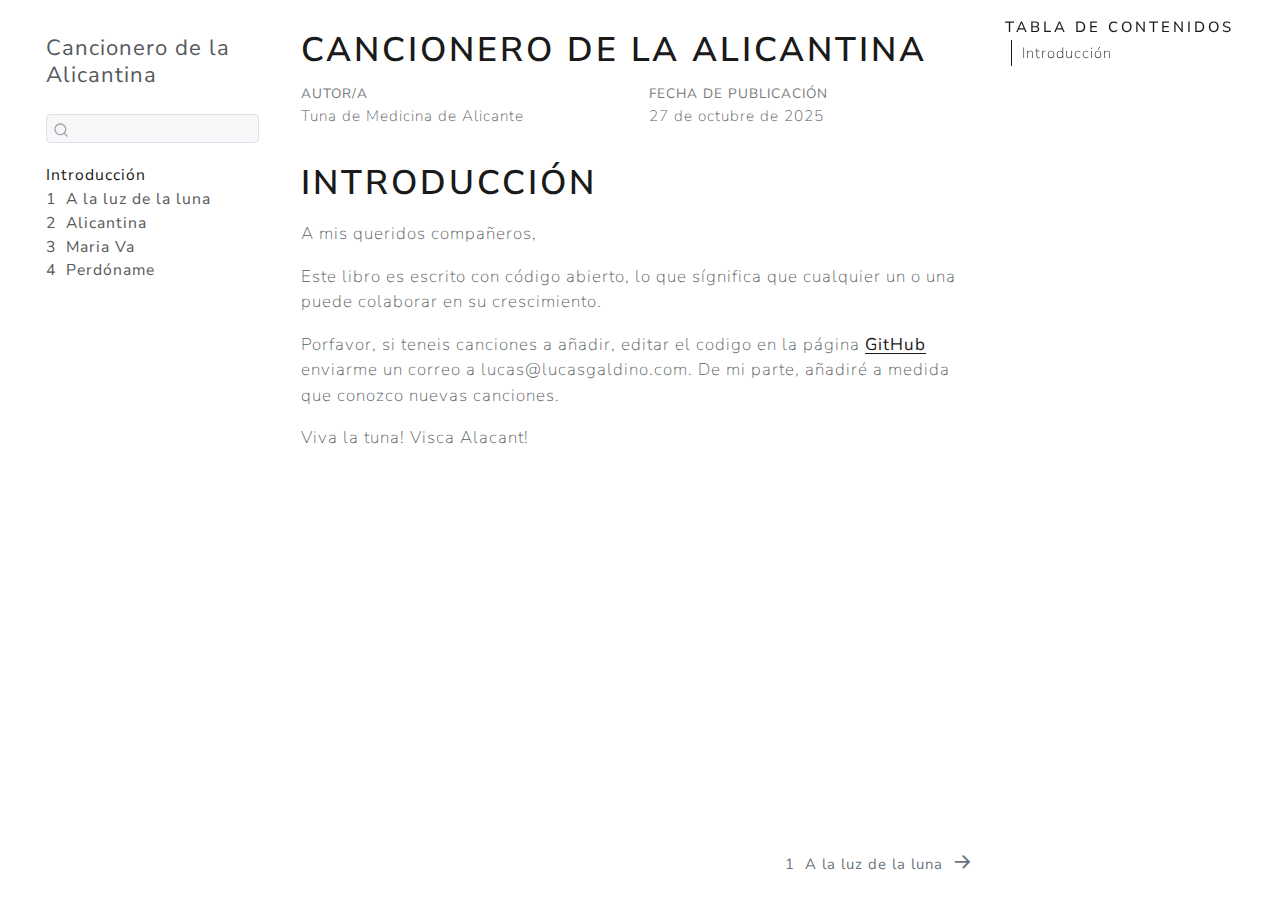
<file: _book/index.html>
<!DOCTYPE html>
<html xmlns="http://www.w3.org/1999/xhtml" lang="es" xml:lang="es"><head>

<meta charset="utf-8">
<meta name="generator" content="quarto-1.8.26">

<meta name="viewport" content="width=device-width, initial-scale=1.0, user-scalable=yes">

<meta name="author" content="Tuna de Medicina de Alicante">

<title>Cancionero de la Alicantina</title>
<style>
code{white-space: pre-wrap;}
span.smallcaps{font-variant: small-caps;}
div.columns{display: flex; gap: min(4vw, 1.5em);}
div.column{flex: auto; overflow-x: auto;}
div.hanging-indent{margin-left: 1.5em; text-indent: -1.5em;}
ul.task-list{list-style: none;}
ul.task-list li input[type="checkbox"] {
  width: 0.8em;
  margin: 0 0.8em 0.2em -1em; /* quarto-specific, see https://github.com/quarto-dev/quarto-cli/issues/4556 */ 
  vertical-align: middle;
}
</style>


<script src="site_libs/quarto-nav/quarto-nav.js"></script>
<script src="site_libs/quarto-nav/headroom.min.js"></script>
<script src="site_libs/clipboard/clipboard.min.js"></script>
<script src="site_libs/quarto-search/autocomplete.umd.js"></script>
<script src="site_libs/quarto-search/fuse.min.js"></script>
<script src="site_libs/quarto-search/quarto-search.js"></script>
<meta name="quarto:offset" content="./">
<link href="./a_la_luz_de_la_luna.html" rel="next">
<script src="site_libs/quarto-html/quarto.js" type="module"></script>
<script src="site_libs/quarto-html/tabsets/tabsets.js" type="module"></script>
<script src="site_libs/quarto-html/axe/axe-check.js" type="module"></script>
<script src="site_libs/quarto-html/popper.min.js"></script>
<script src="site_libs/quarto-html/tippy.umd.min.js"></script>
<script src="site_libs/quarto-html/anchor.min.js"></script>
<link href="site_libs/quarto-html/tippy.css" rel="stylesheet">
<link href="site_libs/quarto-html/quarto-syntax-highlighting-587c61ba64f3a5504c4d52d930310e48.css" rel="stylesheet" id="quarto-text-highlighting-styles">
<script src="site_libs/bootstrap/bootstrap.min.js"></script>
<link href="site_libs/bootstrap/bootstrap-icons.css" rel="stylesheet">
<link href="site_libs/bootstrap/bootstrap-5c4e9e4da925c582784d618c884a828f.min.css" rel="stylesheet" append-hash="true" id="quarto-bootstrap" data-mode="light">
<script id="quarto-search-options" type="application/json">{
  "location": "sidebar",
  "copy-button": false,
  "collapse-after": 3,
  "panel-placement": "start",
  "type": "textbox",
  "limit": 50,
  "keyboard-shortcut": [
    "f",
    "/",
    "s"
  ],
  "show-item-context": false,
  "language": {
    "search-no-results-text": "No se han encontrado resultados",
    "search-matching-documents-text": "documentos encontrados",
    "search-copy-link-title": "Copiar el enlace en la búsqueda",
    "search-hide-matches-text": "Ocultar resultados adicionales",
    "search-more-match-text": "resultado adicional en este documento",
    "search-more-matches-text": "resultados adicionales en este documento",
    "search-clear-button-title": "Borrar",
    "search-text-placeholder": "",
    "search-detached-cancel-button-title": "Cancelar",
    "search-submit-button-title": "Enviar",
    "search-label": "Buscar"
  }
}</script>


</head>

<body class="nav-sidebar floating quarto-light">

<div id="quarto-search-results"></div>
  <header id="quarto-header" class="headroom fixed-top">
  <nav class="quarto-secondary-nav">
    <div class="container-fluid d-flex">
      <button type="button" class="quarto-btn-toggle btn" data-bs-toggle="collapse" role="button" data-bs-target=".quarto-sidebar-collapse-item" aria-controls="quarto-sidebar" aria-expanded="false" aria-label="Alternar barra lateral" onclick="if (window.quartoToggleHeadroom) { window.quartoToggleHeadroom(); }">
        <i class="bi bi-layout-text-sidebar-reverse"></i>
      </button>
        <nav class="quarto-page-breadcrumbs" aria-label="breadcrumb"><ol class="breadcrumb"><li class="breadcrumb-item"><a href="./index.html">Introducción</a></li></ol></nav>
        <a class="flex-grow-1" role="navigation" data-bs-toggle="collapse" data-bs-target=".quarto-sidebar-collapse-item" aria-controls="quarto-sidebar" aria-expanded="false" aria-label="Alternar barra lateral" onclick="if (window.quartoToggleHeadroom) { window.quartoToggleHeadroom(); }">      
        </a>
      <button type="button" class="btn quarto-search-button" aria-label="Buscar" onclick="window.quartoOpenSearch();">
        <i class="bi bi-search"></i>
      </button>
    </div>
  </nav>
</header>
<!-- content -->
<div id="quarto-content" class="quarto-container page-columns page-rows-contents page-layout-article">
<!-- sidebar -->
  <nav id="quarto-sidebar" class="sidebar collapse collapse-horizontal quarto-sidebar-collapse-item sidebar-navigation floating overflow-auto">
    <div class="pt-lg-2 mt-2 text-left sidebar-header">
    <div class="sidebar-title mb-0 py-0">
      <a href="./">Cancionero de la Alicantina</a> 
    </div>
      </div>
        <div class="mt-2 flex-shrink-0 align-items-center">
        <div class="sidebar-search">
        <div id="quarto-search" class="" title="Buscar"></div>
        </div>
        </div>
    <div class="sidebar-menu-container"> 
    <ul class="list-unstyled mt-1">
        <li class="sidebar-item">
  <div class="sidebar-item-container"> 
  <a href="./index.html" class="sidebar-item-text sidebar-link active">
 <span class="menu-text">Introducción</span></a>
  </div>
</li>
        <li class="sidebar-item">
  <div class="sidebar-item-container"> 
  <a href="./a_la_luz_de_la_luna.html" class="sidebar-item-text sidebar-link">
 <span class="menu-text"><span class="chapter-number">1</span>&nbsp; <span class="chapter-title">A la luz de la luna</span></span></a>
  </div>
</li>
        <li class="sidebar-item">
  <div class="sidebar-item-container"> 
  <a href="./alicantina.html" class="sidebar-item-text sidebar-link">
 <span class="menu-text"><span class="chapter-number">2</span>&nbsp; <span class="chapter-title">Alicantina</span></span></a>
  </div>
</li>
        <li class="sidebar-item">
  <div class="sidebar-item-container"> 
  <a href="./maria_va.html" class="sidebar-item-text sidebar-link">
 <span class="menu-text"><span class="chapter-number">3</span>&nbsp; <span class="chapter-title">Maria Va</span></span></a>
  </div>
</li>
        <li class="sidebar-item">
  <div class="sidebar-item-container"> 
  <a href="./perdoname.html" class="sidebar-item-text sidebar-link">
 <span class="menu-text"><span class="chapter-number">4</span>&nbsp; <span class="chapter-title">Perdóname</span></span></a>
  </div>
</li>
    </ul>
    </div>
</nav>
<div id="quarto-sidebar-glass" class="quarto-sidebar-collapse-item" data-bs-toggle="collapse" data-bs-target=".quarto-sidebar-collapse-item"></div>
<!-- margin-sidebar -->
    <div id="quarto-margin-sidebar" class="sidebar margin-sidebar">
        <nav id="TOC" role="doc-toc" class="toc-active">
    <h2 id="toc-title">Tabla de contenidos</h2>
   
  <ul>
  <li><a href="#introducción" id="toc-introducción" class="nav-link active" data-scroll-target="#introducción">Introducción</a></li>
  </ul>
</nav>
    </div>
<!-- main -->
<main class="content" id="quarto-document-content">

<header id="title-block-header" class="quarto-title-block default">
<div class="quarto-title">
<h1 class="title">Cancionero de la Alicantina</h1>
</div>



<div class="quarto-title-meta">

    <div>
    <div class="quarto-title-meta-heading">Autor/a</div>
    <div class="quarto-title-meta-contents">
             <p>Tuna de Medicina de Alicante </p>
          </div>
  </div>
    
    <div>
    <div class="quarto-title-meta-heading">Fecha de publicación</div>
    <div class="quarto-title-meta-contents">
      <p class="date">27 de octubre de 2025</p>
    </div>
  </div>
  
    
  </div>
  


</header>


<section id="introducción" class="level1 unnumbered">
<h1 class="unnumbered">Introducción</h1>
<p>A mis queridos compañeros,</p>
<p>Este libro es escrito con código abierto, lo que sígnifica que cualquier un o una puede colaborar en su crescimiento.</p>
<p>Porfavor, si teneis canciones a añadir, editar el codigo en la página <a href="https://github.com/JLucasGaldino/cancionero_alicantina">GitHub</a> enviarme un correo a lucas@lucasgaldino.com. De mi parte, añadiré a medida que conozco nuevas canciones.</p>
<p>Viva la tuna! Visca Alacant!</p>


</section>

</main> <!-- /main -->
<script id="quarto-html-after-body" type="application/javascript">
  window.document.addEventListener("DOMContentLoaded", function (event) {
    const icon = "";
    const anchorJS = new window.AnchorJS();
    anchorJS.options = {
      placement: 'right',
      icon: icon
    };
    anchorJS.add('.anchored');
    const isCodeAnnotation = (el) => {
      for (const clz of el.classList) {
        if (clz.startsWith('code-annotation-')) {                     
          return true;
        }
      }
      return false;
    }
    const onCopySuccess = function(e) {
      // button target
      const button = e.trigger;
      // don't keep focus
      button.blur();
      // flash "checked"
      button.classList.add('code-copy-button-checked');
      var currentTitle = button.getAttribute("title");
      button.setAttribute("title", "Copiado");
      let tooltip;
      if (window.bootstrap) {
        button.setAttribute("data-bs-toggle", "tooltip");
        button.setAttribute("data-bs-placement", "left");
        button.setAttribute("data-bs-title", "Copiado");
        tooltip = new bootstrap.Tooltip(button, 
          { trigger: "manual", 
            customClass: "code-copy-button-tooltip",
            offset: [0, -8]});
        tooltip.show();    
      }
      setTimeout(function() {
        if (tooltip) {
          tooltip.hide();
          button.removeAttribute("data-bs-title");
          button.removeAttribute("data-bs-toggle");
          button.removeAttribute("data-bs-placement");
        }
        button.setAttribute("title", currentTitle);
        button.classList.remove('code-copy-button-checked');
      }, 1000);
      // clear code selection
      e.clearSelection();
    }
    const getTextToCopy = function(trigger) {
      const outerScaffold = trigger.parentElement.cloneNode(true);
      const codeEl = outerScaffold.querySelector('code');
      for (const childEl of codeEl.children) {
        if (isCodeAnnotation(childEl)) {
          childEl.remove();
        }
      }
      return codeEl.innerText;
    }
    const clipboard = new window.ClipboardJS('.code-copy-button:not([data-in-quarto-modal])', {
      text: getTextToCopy
    });
    clipboard.on('success', onCopySuccess);
    if (window.document.getElementById('quarto-embedded-source-code-modal')) {
      const clipboardModal = new window.ClipboardJS('.code-copy-button[data-in-quarto-modal]', {
        text: getTextToCopy,
        container: window.document.getElementById('quarto-embedded-source-code-modal')
      });
      clipboardModal.on('success', onCopySuccess);
    }
      var localhostRegex = new RegExp(/^(?:http|https):\/\/localhost\:?[0-9]*\//);
      var mailtoRegex = new RegExp(/^mailto:/);
        var filterRegex = new RegExp('/' + window.location.host + '/');
      var isInternal = (href) => {
          return filterRegex.test(href) || localhostRegex.test(href) || mailtoRegex.test(href);
      }
      // Inspect non-navigation links and adorn them if external
     var links = window.document.querySelectorAll('a[href]:not(.nav-link):not(.navbar-brand):not(.toc-action):not(.sidebar-link):not(.sidebar-item-toggle):not(.pagination-link):not(.no-external):not([aria-hidden]):not(.dropdown-item):not(.quarto-navigation-tool):not(.about-link)');
      for (var i=0; i<links.length; i++) {
        const link = links[i];
        if (!isInternal(link.href)) {
          // undo the damage that might have been done by quarto-nav.js in the case of
          // links that we want to consider external
          if (link.dataset.originalHref !== undefined) {
            link.href = link.dataset.originalHref;
          }
        }
      }
    function tippyHover(el, contentFn, onTriggerFn, onUntriggerFn) {
      const config = {
        allowHTML: true,
        maxWidth: 500,
        delay: 100,
        arrow: false,
        appendTo: function(el) {
            return el.parentElement;
        },
        interactive: true,
        interactiveBorder: 10,
        theme: 'quarto',
        placement: 'bottom-start',
      };
      if (contentFn) {
        config.content = contentFn;
      }
      if (onTriggerFn) {
        config.onTrigger = onTriggerFn;
      }
      if (onUntriggerFn) {
        config.onUntrigger = onUntriggerFn;
      }
      window.tippy(el, config); 
    }
    const noterefs = window.document.querySelectorAll('a[role="doc-noteref"]');
    for (var i=0; i<noterefs.length; i++) {
      const ref = noterefs[i];
      tippyHover(ref, function() {
        // use id or data attribute instead here
        let href = ref.getAttribute('data-footnote-href') || ref.getAttribute('href');
        try { href = new URL(href).hash; } catch {}
        const id = href.replace(/^#\/?/, "");
        const note = window.document.getElementById(id);
        if (note) {
          return note.innerHTML;
        } else {
          return "";
        }
      });
    }
    const xrefs = window.document.querySelectorAll('a.quarto-xref');
    const processXRef = (id, note) => {
      // Strip column container classes
      const stripColumnClz = (el) => {
        el.classList.remove("page-full", "page-columns");
        if (el.children) {
          for (const child of el.children) {
            stripColumnClz(child);
          }
        }
      }
      stripColumnClz(note)
      if (id === null || id.startsWith('sec-')) {
        // Special case sections, only their first couple elements
        const container = document.createElement("div");
        if (note.children && note.children.length > 2) {
          container.appendChild(note.children[0].cloneNode(true));
          for (let i = 1; i < note.children.length; i++) {
            const child = note.children[i];
            if (child.tagName === "P" && child.innerText === "") {
              continue;
            } else {
              container.appendChild(child.cloneNode(true));
              break;
            }
          }
          if (window.Quarto?.typesetMath) {
            window.Quarto.typesetMath(container);
          }
          return container.innerHTML
        } else {
          if (window.Quarto?.typesetMath) {
            window.Quarto.typesetMath(note);
          }
          return note.innerHTML;
        }
      } else {
        // Remove any anchor links if they are present
        const anchorLink = note.querySelector('a.anchorjs-link');
        if (anchorLink) {
          anchorLink.remove();
        }
        if (window.Quarto?.typesetMath) {
          window.Quarto.typesetMath(note);
        }
        if (note.classList.contains("callout")) {
          return note.outerHTML;
        } else {
          return note.innerHTML;
        }
      }
    }
    for (var i=0; i<xrefs.length; i++) {
      const xref = xrefs[i];
      tippyHover(xref, undefined, function(instance) {
        instance.disable();
        let url = xref.getAttribute('href');
        let hash = undefined; 
        if (url.startsWith('#')) {
          hash = url;
        } else {
          try { hash = new URL(url).hash; } catch {}
        }
        if (hash) {
          const id = hash.replace(/^#\/?/, "");
          const note = window.document.getElementById(id);
          if (note !== null) {
            try {
              const html = processXRef(id, note.cloneNode(true));
              instance.setContent(html);
            } finally {
              instance.enable();
              instance.show();
            }
          } else {
            // See if we can fetch this
            fetch(url.split('#')[0])
            .then(res => res.text())
            .then(html => {
              const parser = new DOMParser();
              const htmlDoc = parser.parseFromString(html, "text/html");
              const note = htmlDoc.getElementById(id);
              if (note !== null) {
                const html = processXRef(id, note);
                instance.setContent(html);
              } 
            }).finally(() => {
              instance.enable();
              instance.show();
            });
          }
        } else {
          // See if we can fetch a full url (with no hash to target)
          // This is a special case and we should probably do some content thinning / targeting
          fetch(url)
          .then(res => res.text())
          .then(html => {
            const parser = new DOMParser();
            const htmlDoc = parser.parseFromString(html, "text/html");
            const note = htmlDoc.querySelector('main.content');
            if (note !== null) {
              // This should only happen for chapter cross references
              // (since there is no id in the URL)
              // remove the first header
              if (note.children.length > 0 && note.children[0].tagName === "HEADER") {
                note.children[0].remove();
              }
              const html = processXRef(null, note);
              instance.setContent(html);
            } 
          }).finally(() => {
            instance.enable();
            instance.show();
          });
        }
      }, function(instance) {
      });
    }
        let selectedAnnoteEl;
        const selectorForAnnotation = ( cell, annotation) => {
          let cellAttr = 'data-code-cell="' + cell + '"';
          let lineAttr = 'data-code-annotation="' +  annotation + '"';
          const selector = 'span[' + cellAttr + '][' + lineAttr + ']';
          return selector;
        }
        const selectCodeLines = (annoteEl) => {
          const doc = window.document;
          const targetCell = annoteEl.getAttribute("data-target-cell");
          const targetAnnotation = annoteEl.getAttribute("data-target-annotation");
          const annoteSpan = window.document.querySelector(selectorForAnnotation(targetCell, targetAnnotation));
          const lines = annoteSpan.getAttribute("data-code-lines").split(",");
          const lineIds = lines.map((line) => {
            return targetCell + "-" + line;
          })
          let top = null;
          let height = null;
          let parent = null;
          if (lineIds.length > 0) {
              //compute the position of the single el (top and bottom and make a div)
              const el = window.document.getElementById(lineIds[0]);
              top = el.offsetTop;
              height = el.offsetHeight;
              parent = el.parentElement.parentElement;
            if (lineIds.length > 1) {
              const lastEl = window.document.getElementById(lineIds[lineIds.length - 1]);
              const bottom = lastEl.offsetTop + lastEl.offsetHeight;
              height = bottom - top;
            }
            if (top !== null && height !== null && parent !== null) {
              // cook up a div (if necessary) and position it 
              let div = window.document.getElementById("code-annotation-line-highlight");
              if (div === null) {
                div = window.document.createElement("div");
                div.setAttribute("id", "code-annotation-line-highlight");
                div.style.position = 'absolute';
                parent.appendChild(div);
              }
              div.style.top = top - 2 + "px";
              div.style.height = height + 4 + "px";
              div.style.left = 0;
              let gutterDiv = window.document.getElementById("code-annotation-line-highlight-gutter");
              if (gutterDiv === null) {
                gutterDiv = window.document.createElement("div");
                gutterDiv.setAttribute("id", "code-annotation-line-highlight-gutter");
                gutterDiv.style.position = 'absolute';
                const codeCell = window.document.getElementById(targetCell);
                const gutter = codeCell.querySelector('.code-annotation-gutter');
                gutter.appendChild(gutterDiv);
              }
              gutterDiv.style.top = top - 2 + "px";
              gutterDiv.style.height = height + 4 + "px";
            }
            selectedAnnoteEl = annoteEl;
          }
        };
        const unselectCodeLines = () => {
          const elementsIds = ["code-annotation-line-highlight", "code-annotation-line-highlight-gutter"];
          elementsIds.forEach((elId) => {
            const div = window.document.getElementById(elId);
            if (div) {
              div.remove();
            }
          });
          selectedAnnoteEl = undefined;
        };
          // Handle positioning of the toggle
      window.addEventListener(
        "resize",
        throttle(() => {
          elRect = undefined;
          if (selectedAnnoteEl) {
            selectCodeLines(selectedAnnoteEl);
          }
        }, 10)
      );
      function throttle(fn, ms) {
      let throttle = false;
      let timer;
        return (...args) => {
          if(!throttle) { // first call gets through
              fn.apply(this, args);
              throttle = true;
          } else { // all the others get throttled
              if(timer) clearTimeout(timer); // cancel #2
              timer = setTimeout(() => {
                fn.apply(this, args);
                timer = throttle = false;
              }, ms);
          }
        };
      }
        // Attach click handler to the DT
        const annoteDls = window.document.querySelectorAll('dt[data-target-cell]');
        for (const annoteDlNode of annoteDls) {
          annoteDlNode.addEventListener('click', (event) => {
            const clickedEl = event.target;
            if (clickedEl !== selectedAnnoteEl) {
              unselectCodeLines();
              const activeEl = window.document.querySelector('dt[data-target-cell].code-annotation-active');
              if (activeEl) {
                activeEl.classList.remove('code-annotation-active');
              }
              selectCodeLines(clickedEl);
              clickedEl.classList.add('code-annotation-active');
            } else {
              // Unselect the line
              unselectCodeLines();
              clickedEl.classList.remove('code-annotation-active');
            }
          });
        }
    const findCites = (el) => {
      const parentEl = el.parentElement;
      if (parentEl) {
        const cites = parentEl.dataset.cites;
        if (cites) {
          return {
            el,
            cites: cites.split(' ')
          };
        } else {
          return findCites(el.parentElement)
        }
      } else {
        return undefined;
      }
    };
    var bibliorefs = window.document.querySelectorAll('a[role="doc-biblioref"]');
    for (var i=0; i<bibliorefs.length; i++) {
      const ref = bibliorefs[i];
      const citeInfo = findCites(ref);
      if (citeInfo) {
        tippyHover(citeInfo.el, function() {
          var popup = window.document.createElement('div');
          citeInfo.cites.forEach(function(cite) {
            var citeDiv = window.document.createElement('div');
            citeDiv.classList.add('hanging-indent');
            citeDiv.classList.add('csl-entry');
            var biblioDiv = window.document.getElementById('ref-' + cite);
            if (biblioDiv) {
              citeDiv.innerHTML = biblioDiv.innerHTML;
            }
            popup.appendChild(citeDiv);
          });
          return popup.innerHTML;
        });
      }
    }
  });
  </script>
<nav class="page-navigation">
  <div class="nav-page nav-page-previous">
  </div>
  <div class="nav-page nav-page-next">
      <a href="./a_la_luz_de_la_luna.html" class="pagination-link" aria-label="A la luz de la luna">
        <span class="nav-page-text"><span class="chapter-number">1</span>&nbsp; <span class="chapter-title">A la luz de la luna</span></span> <i class="bi bi-arrow-right-short"></i>
      </a>
  </div>
</nav>
</div> <!-- /content -->




</body></html>
</file>
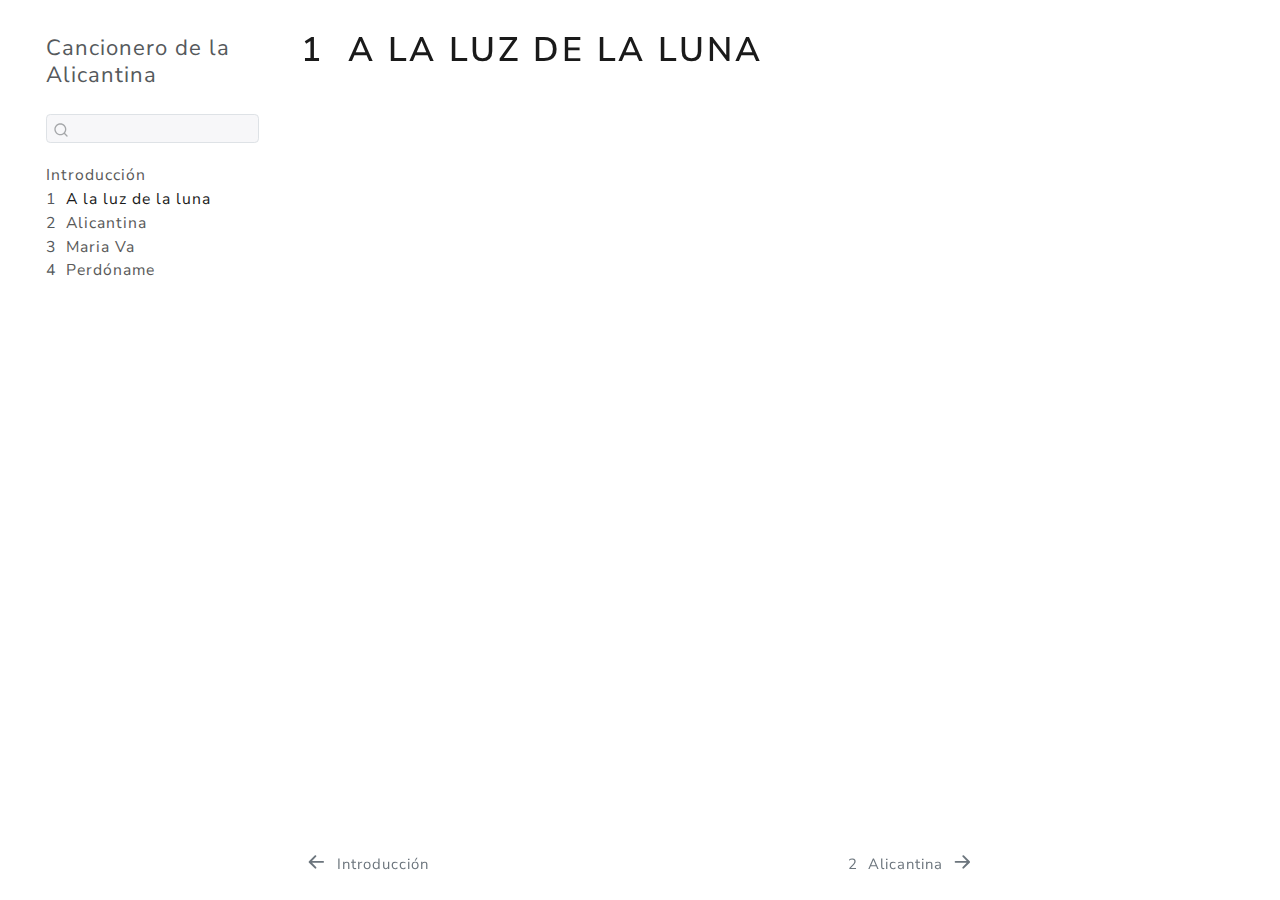
<file: _book/a_la_luz_de_la_luna.html>
<!DOCTYPE html>
<html xmlns="http://www.w3.org/1999/xhtml" lang="en" xml:lang="en"><head>

<meta charset="utf-8">
<meta name="generator" content="quarto-1.8.26">

<meta name="viewport" content="width=device-width, initial-scale=1.0, user-scalable=yes">


<title>1&nbsp; A la luz de la luna – Cancionero de la Alicantina</title>
<style>
code{white-space: pre-wrap;}
span.smallcaps{font-variant: small-caps;}
div.columns{display: flex; gap: min(4vw, 1.5em);}
div.column{flex: auto; overflow-x: auto;}
div.hanging-indent{margin-left: 1.5em; text-indent: -1.5em;}
ul.task-list{list-style: none;}
ul.task-list li input[type="checkbox"] {
  width: 0.8em;
  margin: 0 0.8em 0.2em -1em; /* quarto-specific, see https://github.com/quarto-dev/quarto-cli/issues/4556 */ 
  vertical-align: middle;
}
</style>


<script src="site_libs/quarto-nav/quarto-nav.js"></script>
<script src="site_libs/quarto-nav/headroom.min.js"></script>
<script src="site_libs/clipboard/clipboard.min.js"></script>
<script src="site_libs/quarto-search/autocomplete.umd.js"></script>
<script src="site_libs/quarto-search/fuse.min.js"></script>
<script src="site_libs/quarto-search/quarto-search.js"></script>
<meta name="quarto:offset" content="./">
<link href="./alicantina.html" rel="next">
<link href="./index.html" rel="prev">
<script src="site_libs/quarto-html/quarto.js" type="module"></script>
<script src="site_libs/quarto-html/tabsets/tabsets.js" type="module"></script>
<script src="site_libs/quarto-html/axe/axe-check.js" type="module"></script>
<script src="site_libs/quarto-html/popper.min.js"></script>
<script src="site_libs/quarto-html/tippy.umd.min.js"></script>
<script src="site_libs/quarto-html/anchor.min.js"></script>
<link href="site_libs/quarto-html/tippy.css" rel="stylesheet">
<link href="site_libs/quarto-html/quarto-syntax-highlighting-587c61ba64f3a5504c4d52d930310e48.css" rel="stylesheet" id="quarto-text-highlighting-styles">
<script src="site_libs/bootstrap/bootstrap.min.js"></script>
<link href="site_libs/bootstrap/bootstrap-icons.css" rel="stylesheet">
<link href="site_libs/bootstrap/bootstrap-5c4e9e4da925c582784d618c884a828f.min.css" rel="stylesheet" append-hash="true" id="quarto-bootstrap" data-mode="light">
<script id="quarto-search-options" type="application/json">{
  "location": "sidebar",
  "copy-button": false,
  "collapse-after": 3,
  "panel-placement": "start",
  "type": "textbox",
  "limit": 50,
  "keyboard-shortcut": [
    "f",
    "/",
    "s"
  ],
  "show-item-context": false,
  "language": {
    "search-no-results-text": "No results",
    "search-matching-documents-text": "matching documents",
    "search-copy-link-title": "Copy link to search",
    "search-hide-matches-text": "Hide additional matches",
    "search-more-match-text": "more match in this document",
    "search-more-matches-text": "more matches in this document",
    "search-clear-button-title": "Clear",
    "search-text-placeholder": "",
    "search-detached-cancel-button-title": "Cancel",
    "search-submit-button-title": "Submit",
    "search-label": "Search"
  }
}</script>


</head>

<body class="nav-sidebar floating quarto-light">

<div id="quarto-search-results"></div>
  <header id="quarto-header" class="headroom fixed-top">
  <nav class="quarto-secondary-nav">
    <div class="container-fluid d-flex">
      <button type="button" class="quarto-btn-toggle btn" data-bs-toggle="collapse" role="button" data-bs-target=".quarto-sidebar-collapse-item" aria-controls="quarto-sidebar" aria-expanded="false" aria-label="Toggle sidebar navigation" onclick="if (window.quartoToggleHeadroom) { window.quartoToggleHeadroom(); }">
        <i class="bi bi-layout-text-sidebar-reverse"></i>
      </button>
        <nav class="quarto-page-breadcrumbs" aria-label="breadcrumb"><ol class="breadcrumb"><li class="breadcrumb-item"><a href="./a_la_luz_de_la_luna.html"><span class="chapter-number">1</span>&nbsp; <span class="chapter-title">A la luz de la luna</span></a></li></ol></nav>
        <a class="flex-grow-1" role="navigation" data-bs-toggle="collapse" data-bs-target=".quarto-sidebar-collapse-item" aria-controls="quarto-sidebar" aria-expanded="false" aria-label="Toggle sidebar navigation" onclick="if (window.quartoToggleHeadroom) { window.quartoToggleHeadroom(); }">      
        </a>
      <button type="button" class="btn quarto-search-button" aria-label="Search" onclick="window.quartoOpenSearch();">
        <i class="bi bi-search"></i>
      </button>
    </div>
  </nav>
</header>
<!-- content -->
<div id="quarto-content" class="quarto-container page-columns page-rows-contents page-layout-article">
<!-- sidebar -->
  <nav id="quarto-sidebar" class="sidebar collapse collapse-horizontal quarto-sidebar-collapse-item sidebar-navigation floating overflow-auto">
    <div class="pt-lg-2 mt-2 text-left sidebar-header">
    <div class="sidebar-title mb-0 py-0">
      <a href="./">Cancionero de la Alicantina</a> 
    </div>
      </div>
        <div class="mt-2 flex-shrink-0 align-items-center">
        <div class="sidebar-search">
        <div id="quarto-search" class="" title="Search"></div>
        </div>
        </div>
    <div class="sidebar-menu-container"> 
    <ul class="list-unstyled mt-1">
        <li class="sidebar-item">
  <div class="sidebar-item-container"> 
  <a href="./index.html" class="sidebar-item-text sidebar-link">
 <span class="menu-text">Introducción</span></a>
  </div>
</li>
        <li class="sidebar-item">
  <div class="sidebar-item-container"> 
  <a href="./a_la_luz_de_la_luna.html" class="sidebar-item-text sidebar-link active">
 <span class="menu-text"><span class="chapter-number">1</span>&nbsp; <span class="chapter-title">A la luz de la luna</span></span></a>
  </div>
</li>
        <li class="sidebar-item">
  <div class="sidebar-item-container"> 
  <a href="./alicantina.html" class="sidebar-item-text sidebar-link">
 <span class="menu-text"><span class="chapter-number">2</span>&nbsp; <span class="chapter-title">Alicantina</span></span></a>
  </div>
</li>
        <li class="sidebar-item">
  <div class="sidebar-item-container"> 
  <a href="./maria_va.html" class="sidebar-item-text sidebar-link">
 <span class="menu-text"><span class="chapter-number">3</span>&nbsp; <span class="chapter-title">Maria Va</span></span></a>
  </div>
</li>
        <li class="sidebar-item">
  <div class="sidebar-item-container"> 
  <a href="./perdoname.html" class="sidebar-item-text sidebar-link">
 <span class="menu-text"><span class="chapter-number">4</span>&nbsp; <span class="chapter-title">Perdóname</span></span></a>
  </div>
</li>
    </ul>
    </div>
</nav>
<div id="quarto-sidebar-glass" class="quarto-sidebar-collapse-item" data-bs-toggle="collapse" data-bs-target=".quarto-sidebar-collapse-item"></div>
<!-- margin-sidebar -->
    <div id="quarto-margin-sidebar" class="sidebar margin-sidebar zindex-bottom">
        
    </div>
<!-- main -->
<main class="content" id="quarto-document-content">

<header id="title-block-header" class="quarto-title-block default">
<div class="quarto-title">
<h1 class="title"><span class="chapter-number">1</span>&nbsp; <span class="chapter-title">A la luz de la luna</span></h1>
</div>



<div class="quarto-title-meta">

    
  
    
  </div>
  


</header>


<div class="quarto-video ratio ratio-16x9"><iframe data-external="1" src="https://www.youtube.com/embed/6e3OOBP0Gu4" title="" frameborder="0" allow="accelerometer; autoplay; clipboard-write; encrypted-media; gyroscope; picture-in-picture" allowfullscreen=""></iframe></div>



</main> <!-- /main -->
<script id="quarto-html-after-body" type="application/javascript">
  window.document.addEventListener("DOMContentLoaded", function (event) {
    const icon = "";
    const anchorJS = new window.AnchorJS();
    anchorJS.options = {
      placement: 'right',
      icon: icon
    };
    anchorJS.add('.anchored');
    const isCodeAnnotation = (el) => {
      for (const clz of el.classList) {
        if (clz.startsWith('code-annotation-')) {                     
          return true;
        }
      }
      return false;
    }
    const onCopySuccess = function(e) {
      // button target
      const button = e.trigger;
      // don't keep focus
      button.blur();
      // flash "checked"
      button.classList.add('code-copy-button-checked');
      var currentTitle = button.getAttribute("title");
      button.setAttribute("title", "Copied!");
      let tooltip;
      if (window.bootstrap) {
        button.setAttribute("data-bs-toggle", "tooltip");
        button.setAttribute("data-bs-placement", "left");
        button.setAttribute("data-bs-title", "Copied!");
        tooltip = new bootstrap.Tooltip(button, 
          { trigger: "manual", 
            customClass: "code-copy-button-tooltip",
            offset: [0, -8]});
        tooltip.show();    
      }
      setTimeout(function() {
        if (tooltip) {
          tooltip.hide();
          button.removeAttribute("data-bs-title");
          button.removeAttribute("data-bs-toggle");
          button.removeAttribute("data-bs-placement");
        }
        button.setAttribute("title", currentTitle);
        button.classList.remove('code-copy-button-checked');
      }, 1000);
      // clear code selection
      e.clearSelection();
    }
    const getTextToCopy = function(trigger) {
      const outerScaffold = trigger.parentElement.cloneNode(true);
      const codeEl = outerScaffold.querySelector('code');
      for (const childEl of codeEl.children) {
        if (isCodeAnnotation(childEl)) {
          childEl.remove();
        }
      }
      return codeEl.innerText;
    }
    const clipboard = new window.ClipboardJS('.code-copy-button:not([data-in-quarto-modal])', {
      text: getTextToCopy
    });
    clipboard.on('success', onCopySuccess);
    if (window.document.getElementById('quarto-embedded-source-code-modal')) {
      const clipboardModal = new window.ClipboardJS('.code-copy-button[data-in-quarto-modal]', {
        text: getTextToCopy,
        container: window.document.getElementById('quarto-embedded-source-code-modal')
      });
      clipboardModal.on('success', onCopySuccess);
    }
      var localhostRegex = new RegExp(/^(?:http|https):\/\/localhost\:?[0-9]*\//);
      var mailtoRegex = new RegExp(/^mailto:/);
        var filterRegex = new RegExp('/' + window.location.host + '/');
      var isInternal = (href) => {
          return filterRegex.test(href) || localhostRegex.test(href) || mailtoRegex.test(href);
      }
      // Inspect non-navigation links and adorn them if external
     var links = window.document.querySelectorAll('a[href]:not(.nav-link):not(.navbar-brand):not(.toc-action):not(.sidebar-link):not(.sidebar-item-toggle):not(.pagination-link):not(.no-external):not([aria-hidden]):not(.dropdown-item):not(.quarto-navigation-tool):not(.about-link)');
      for (var i=0; i<links.length; i++) {
        const link = links[i];
        if (!isInternal(link.href)) {
          // undo the damage that might have been done by quarto-nav.js in the case of
          // links that we want to consider external
          if (link.dataset.originalHref !== undefined) {
            link.href = link.dataset.originalHref;
          }
        }
      }
    function tippyHover(el, contentFn, onTriggerFn, onUntriggerFn) {
      const config = {
        allowHTML: true,
        maxWidth: 500,
        delay: 100,
        arrow: false,
        appendTo: function(el) {
            return el.parentElement;
        },
        interactive: true,
        interactiveBorder: 10,
        theme: 'quarto',
        placement: 'bottom-start',
      };
      if (contentFn) {
        config.content = contentFn;
      }
      if (onTriggerFn) {
        config.onTrigger = onTriggerFn;
      }
      if (onUntriggerFn) {
        config.onUntrigger = onUntriggerFn;
      }
      window.tippy(el, config); 
    }
    const noterefs = window.document.querySelectorAll('a[role="doc-noteref"]');
    for (var i=0; i<noterefs.length; i++) {
      const ref = noterefs[i];
      tippyHover(ref, function() {
        // use id or data attribute instead here
        let href = ref.getAttribute('data-footnote-href') || ref.getAttribute('href');
        try { href = new URL(href).hash; } catch {}
        const id = href.replace(/^#\/?/, "");
        const note = window.document.getElementById(id);
        if (note) {
          return note.innerHTML;
        } else {
          return "";
        }
      });
    }
    const xrefs = window.document.querySelectorAll('a.quarto-xref');
    const processXRef = (id, note) => {
      // Strip column container classes
      const stripColumnClz = (el) => {
        el.classList.remove("page-full", "page-columns");
        if (el.children) {
          for (const child of el.children) {
            stripColumnClz(child);
          }
        }
      }
      stripColumnClz(note)
      if (id === null || id.startsWith('sec-')) {
        // Special case sections, only their first couple elements
        const container = document.createElement("div");
        if (note.children && note.children.length > 2) {
          container.appendChild(note.children[0].cloneNode(true));
          for (let i = 1; i < note.children.length; i++) {
            const child = note.children[i];
            if (child.tagName === "P" && child.innerText === "") {
              continue;
            } else {
              container.appendChild(child.cloneNode(true));
              break;
            }
          }
          if (window.Quarto?.typesetMath) {
            window.Quarto.typesetMath(container);
          }
          return container.innerHTML
        } else {
          if (window.Quarto?.typesetMath) {
            window.Quarto.typesetMath(note);
          }
          return note.innerHTML;
        }
      } else {
        // Remove any anchor links if they are present
        const anchorLink = note.querySelector('a.anchorjs-link');
        if (anchorLink) {
          anchorLink.remove();
        }
        if (window.Quarto?.typesetMath) {
          window.Quarto.typesetMath(note);
        }
        if (note.classList.contains("callout")) {
          return note.outerHTML;
        } else {
          return note.innerHTML;
        }
      }
    }
    for (var i=0; i<xrefs.length; i++) {
      const xref = xrefs[i];
      tippyHover(xref, undefined, function(instance) {
        instance.disable();
        let url = xref.getAttribute('href');
        let hash = undefined; 
        if (url.startsWith('#')) {
          hash = url;
        } else {
          try { hash = new URL(url).hash; } catch {}
        }
        if (hash) {
          const id = hash.replace(/^#\/?/, "");
          const note = window.document.getElementById(id);
          if (note !== null) {
            try {
              const html = processXRef(id, note.cloneNode(true));
              instance.setContent(html);
            } finally {
              instance.enable();
              instance.show();
            }
          } else {
            // See if we can fetch this
            fetch(url.split('#')[0])
            .then(res => res.text())
            .then(html => {
              const parser = new DOMParser();
              const htmlDoc = parser.parseFromString(html, "text/html");
              const note = htmlDoc.getElementById(id);
              if (note !== null) {
                const html = processXRef(id, note);
                instance.setContent(html);
              } 
            }).finally(() => {
              instance.enable();
              instance.show();
            });
          }
        } else {
          // See if we can fetch a full url (with no hash to target)
          // This is a special case and we should probably do some content thinning / targeting
          fetch(url)
          .then(res => res.text())
          .then(html => {
            const parser = new DOMParser();
            const htmlDoc = parser.parseFromString(html, "text/html");
            const note = htmlDoc.querySelector('main.content');
            if (note !== null) {
              // This should only happen for chapter cross references
              // (since there is no id in the URL)
              // remove the first header
              if (note.children.length > 0 && note.children[0].tagName === "HEADER") {
                note.children[0].remove();
              }
              const html = processXRef(null, note);
              instance.setContent(html);
            } 
          }).finally(() => {
            instance.enable();
            instance.show();
          });
        }
      }, function(instance) {
      });
    }
        let selectedAnnoteEl;
        const selectorForAnnotation = ( cell, annotation) => {
          let cellAttr = 'data-code-cell="' + cell + '"';
          let lineAttr = 'data-code-annotation="' +  annotation + '"';
          const selector = 'span[' + cellAttr + '][' + lineAttr + ']';
          return selector;
        }
        const selectCodeLines = (annoteEl) => {
          const doc = window.document;
          const targetCell = annoteEl.getAttribute("data-target-cell");
          const targetAnnotation = annoteEl.getAttribute("data-target-annotation");
          const annoteSpan = window.document.querySelector(selectorForAnnotation(targetCell, targetAnnotation));
          const lines = annoteSpan.getAttribute("data-code-lines").split(",");
          const lineIds = lines.map((line) => {
            return targetCell + "-" + line;
          })
          let top = null;
          let height = null;
          let parent = null;
          if (lineIds.length > 0) {
              //compute the position of the single el (top and bottom and make a div)
              const el = window.document.getElementById(lineIds[0]);
              top = el.offsetTop;
              height = el.offsetHeight;
              parent = el.parentElement.parentElement;
            if (lineIds.length > 1) {
              const lastEl = window.document.getElementById(lineIds[lineIds.length - 1]);
              const bottom = lastEl.offsetTop + lastEl.offsetHeight;
              height = bottom - top;
            }
            if (top !== null && height !== null && parent !== null) {
              // cook up a div (if necessary) and position it 
              let div = window.document.getElementById("code-annotation-line-highlight");
              if (div === null) {
                div = window.document.createElement("div");
                div.setAttribute("id", "code-annotation-line-highlight");
                div.style.position = 'absolute';
                parent.appendChild(div);
              }
              div.style.top = top - 2 + "px";
              div.style.height = height + 4 + "px";
              div.style.left = 0;
              let gutterDiv = window.document.getElementById("code-annotation-line-highlight-gutter");
              if (gutterDiv === null) {
                gutterDiv = window.document.createElement("div");
                gutterDiv.setAttribute("id", "code-annotation-line-highlight-gutter");
                gutterDiv.style.position = 'absolute';
                const codeCell = window.document.getElementById(targetCell);
                const gutter = codeCell.querySelector('.code-annotation-gutter');
                gutter.appendChild(gutterDiv);
              }
              gutterDiv.style.top = top - 2 + "px";
              gutterDiv.style.height = height + 4 + "px";
            }
            selectedAnnoteEl = annoteEl;
          }
        };
        const unselectCodeLines = () => {
          const elementsIds = ["code-annotation-line-highlight", "code-annotation-line-highlight-gutter"];
          elementsIds.forEach((elId) => {
            const div = window.document.getElementById(elId);
            if (div) {
              div.remove();
            }
          });
          selectedAnnoteEl = undefined;
        };
          // Handle positioning of the toggle
      window.addEventListener(
        "resize",
        throttle(() => {
          elRect = undefined;
          if (selectedAnnoteEl) {
            selectCodeLines(selectedAnnoteEl);
          }
        }, 10)
      );
      function throttle(fn, ms) {
      let throttle = false;
      let timer;
        return (...args) => {
          if(!throttle) { // first call gets through
              fn.apply(this, args);
              throttle = true;
          } else { // all the others get throttled
              if(timer) clearTimeout(timer); // cancel #2
              timer = setTimeout(() => {
                fn.apply(this, args);
                timer = throttle = false;
              }, ms);
          }
        };
      }
        // Attach click handler to the DT
        const annoteDls = window.document.querySelectorAll('dt[data-target-cell]');
        for (const annoteDlNode of annoteDls) {
          annoteDlNode.addEventListener('click', (event) => {
            const clickedEl = event.target;
            if (clickedEl !== selectedAnnoteEl) {
              unselectCodeLines();
              const activeEl = window.document.querySelector('dt[data-target-cell].code-annotation-active');
              if (activeEl) {
                activeEl.classList.remove('code-annotation-active');
              }
              selectCodeLines(clickedEl);
              clickedEl.classList.add('code-annotation-active');
            } else {
              // Unselect the line
              unselectCodeLines();
              clickedEl.classList.remove('code-annotation-active');
            }
          });
        }
    const findCites = (el) => {
      const parentEl = el.parentElement;
      if (parentEl) {
        const cites = parentEl.dataset.cites;
        if (cites) {
          return {
            el,
            cites: cites.split(' ')
          };
        } else {
          return findCites(el.parentElement)
        }
      } else {
        return undefined;
      }
    };
    var bibliorefs = window.document.querySelectorAll('a[role="doc-biblioref"]');
    for (var i=0; i<bibliorefs.length; i++) {
      const ref = bibliorefs[i];
      const citeInfo = findCites(ref);
      if (citeInfo) {
        tippyHover(citeInfo.el, function() {
          var popup = window.document.createElement('div');
          citeInfo.cites.forEach(function(cite) {
            var citeDiv = window.document.createElement('div');
            citeDiv.classList.add('hanging-indent');
            citeDiv.classList.add('csl-entry');
            var biblioDiv = window.document.getElementById('ref-' + cite);
            if (biblioDiv) {
              citeDiv.innerHTML = biblioDiv.innerHTML;
            }
            popup.appendChild(citeDiv);
          });
          return popup.innerHTML;
        });
      }
    }
  });
  </script>
<nav class="page-navigation">
  <div class="nav-page nav-page-previous">
      <a href="./index.html" class="pagination-link" aria-label="Introducción">
        <i class="bi bi-arrow-left-short"></i> <span class="nav-page-text">Introducción</span>
      </a>          
  </div>
  <div class="nav-page nav-page-next">
      <a href="./alicantina.html" class="pagination-link" aria-label="Alicantina">
        <span class="nav-page-text"><span class="chapter-number">2</span>&nbsp; <span class="chapter-title">Alicantina</span></span> <i class="bi bi-arrow-right-short"></i>
      </a>
  </div>
</nav>
</div> <!-- /content -->




</body></html>
</file>
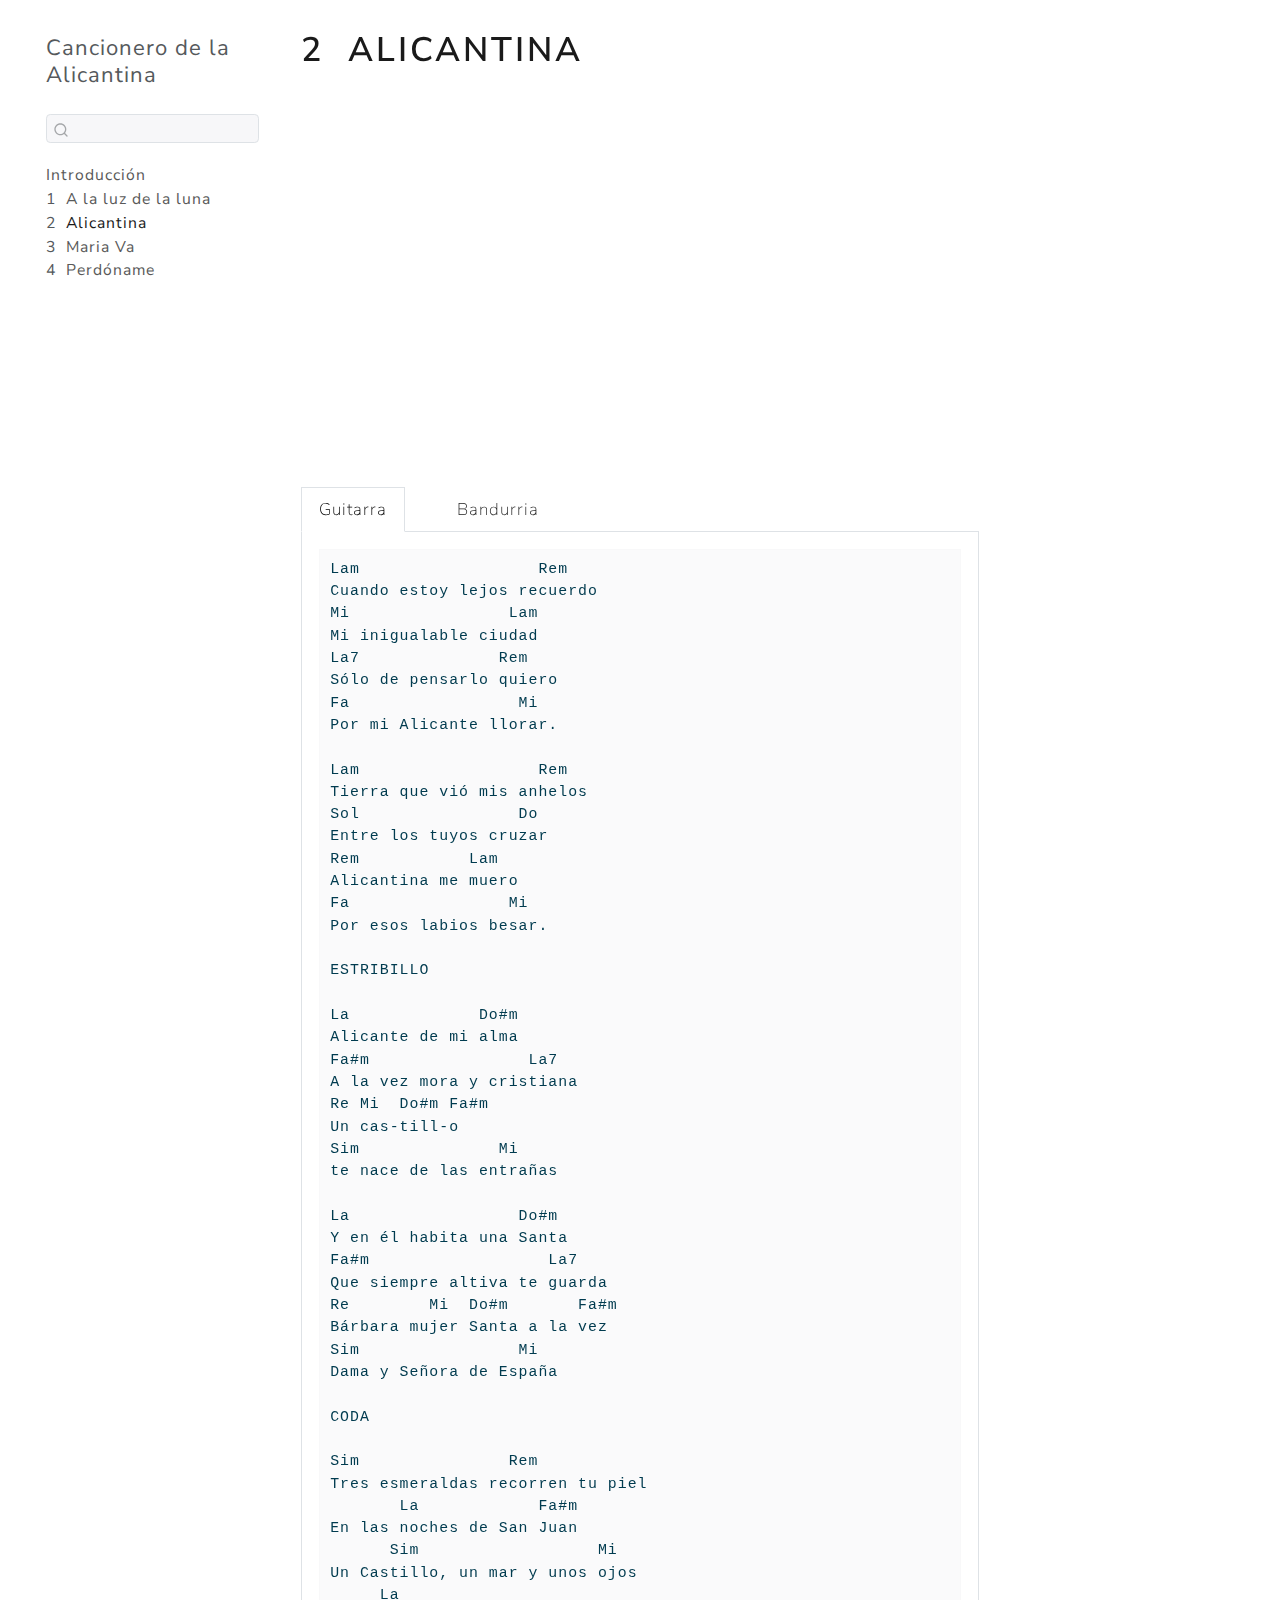
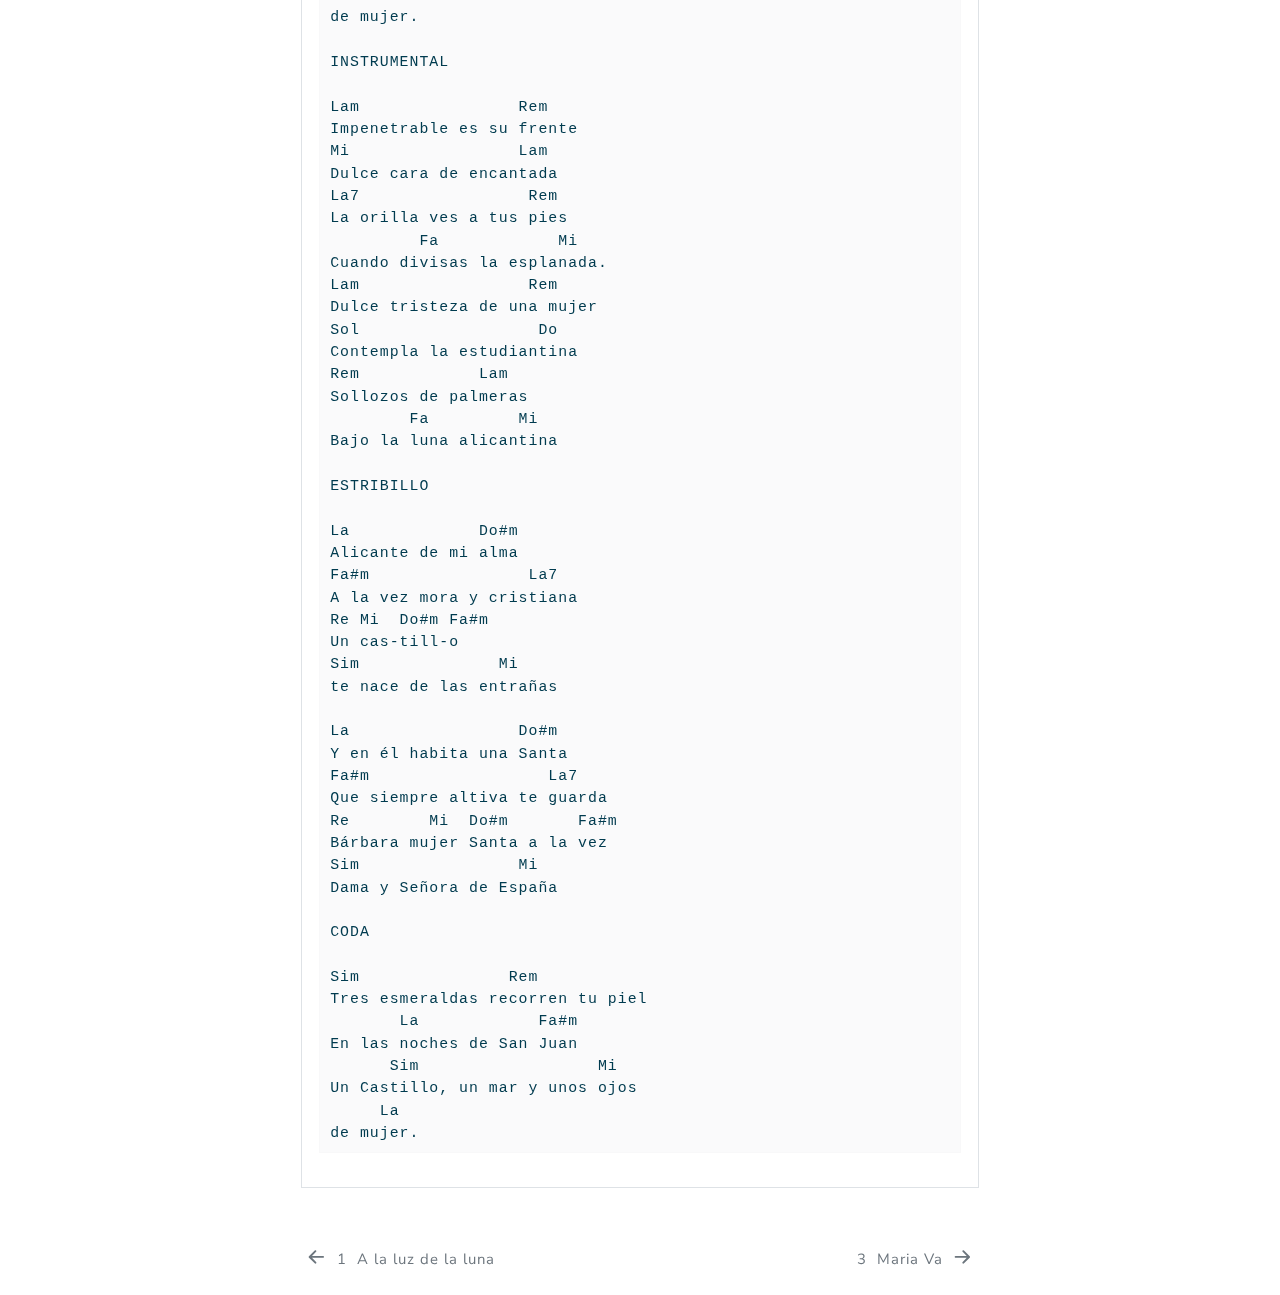
<file: _book/alicantina.html>
<!DOCTYPE html>
<html xmlns="http://www.w3.org/1999/xhtml" lang="en" xml:lang="en"><head>

<meta charset="utf-8">
<meta name="generator" content="quarto-1.8.26">

<meta name="viewport" content="width=device-width, initial-scale=1.0, user-scalable=yes">


<title>2&nbsp; Alicantina – Cancionero de la Alicantina</title>
<style>
code{white-space: pre-wrap;}
span.smallcaps{font-variant: small-caps;}
div.columns{display: flex; gap: min(4vw, 1.5em);}
div.column{flex: auto; overflow-x: auto;}
div.hanging-indent{margin-left: 1.5em; text-indent: -1.5em;}
ul.task-list{list-style: none;}
ul.task-list li input[type="checkbox"] {
  width: 0.8em;
  margin: 0 0.8em 0.2em -1em; /* quarto-specific, see https://github.com/quarto-dev/quarto-cli/issues/4556 */ 
  vertical-align: middle;
}
/* CSS for syntax highlighting */
html { -webkit-text-size-adjust: 100%; }
pre > code.sourceCode { white-space: pre; position: relative; }
pre > code.sourceCode > span { display: inline-block; line-height: 1.25; }
pre > code.sourceCode > span:empty { height: 1.2em; }
.sourceCode { overflow: visible; }
code.sourceCode > span { color: inherit; text-decoration: inherit; }
div.sourceCode { margin: 1em 0; }
pre.sourceCode { margin: 0; }
@media screen {
div.sourceCode { overflow: auto; }
}
@media print {
pre > code.sourceCode { white-space: pre-wrap; }
pre > code.sourceCode > span { text-indent: -5em; padding-left: 5em; }
}
pre.numberSource code
  { counter-reset: source-line 0; }
pre.numberSource code > span
  { position: relative; left: -4em; counter-increment: source-line; }
pre.numberSource code > span > a:first-child::before
  { content: counter(source-line);
    position: relative; left: -1em; text-align: right; vertical-align: baseline;
    border: none; display: inline-block;
    -webkit-touch-callout: none; -webkit-user-select: none;
    -khtml-user-select: none; -moz-user-select: none;
    -ms-user-select: none; user-select: none;
    padding: 0 4px; width: 4em;
  }
pre.numberSource { margin-left: 3em;  padding-left: 4px; }
div.sourceCode
  {   }
@media screen {
pre > code.sourceCode > span > a:first-child::before { text-decoration: underline; }
}
</style>


<script src="site_libs/quarto-nav/quarto-nav.js"></script>
<script src="site_libs/quarto-nav/headroom.min.js"></script>
<script src="site_libs/clipboard/clipboard.min.js"></script>
<script src="site_libs/quarto-search/autocomplete.umd.js"></script>
<script src="site_libs/quarto-search/fuse.min.js"></script>
<script src="site_libs/quarto-search/quarto-search.js"></script>
<meta name="quarto:offset" content="./">
<link href="./maria_va.html" rel="next">
<link href="./a_la_luz_de_la_luna.html" rel="prev">
<script src="site_libs/quarto-html/quarto.js" type="module"></script>
<script src="site_libs/quarto-html/tabsets/tabsets.js" type="module"></script>
<script src="site_libs/quarto-html/axe/axe-check.js" type="module"></script>
<script src="site_libs/quarto-html/popper.min.js"></script>
<script src="site_libs/quarto-html/tippy.umd.min.js"></script>
<script src="site_libs/quarto-html/anchor.min.js"></script>
<link href="site_libs/quarto-html/tippy.css" rel="stylesheet">
<link href="site_libs/quarto-html/quarto-syntax-highlighting-587c61ba64f3a5504c4d52d930310e48.css" rel="stylesheet" id="quarto-text-highlighting-styles">
<script src="site_libs/bootstrap/bootstrap.min.js"></script>
<link href="site_libs/bootstrap/bootstrap-icons.css" rel="stylesheet">
<link href="site_libs/bootstrap/bootstrap-5c4e9e4da925c582784d618c884a828f.min.css" rel="stylesheet" append-hash="true" id="quarto-bootstrap" data-mode="light">
<script id="quarto-search-options" type="application/json">{
  "location": "sidebar",
  "copy-button": false,
  "collapse-after": 3,
  "panel-placement": "start",
  "type": "textbox",
  "limit": 50,
  "keyboard-shortcut": [
    "f",
    "/",
    "s"
  ],
  "show-item-context": false,
  "language": {
    "search-no-results-text": "No results",
    "search-matching-documents-text": "matching documents",
    "search-copy-link-title": "Copy link to search",
    "search-hide-matches-text": "Hide additional matches",
    "search-more-match-text": "more match in this document",
    "search-more-matches-text": "more matches in this document",
    "search-clear-button-title": "Clear",
    "search-text-placeholder": "",
    "search-detached-cancel-button-title": "Cancel",
    "search-submit-button-title": "Submit",
    "search-label": "Search"
  }
}</script>


</head>

<body class="nav-sidebar floating quarto-light">

<div id="quarto-search-results"></div>
  <header id="quarto-header" class="headroom fixed-top">
  <nav class="quarto-secondary-nav">
    <div class="container-fluid d-flex">
      <button type="button" class="quarto-btn-toggle btn" data-bs-toggle="collapse" role="button" data-bs-target=".quarto-sidebar-collapse-item" aria-controls="quarto-sidebar" aria-expanded="false" aria-label="Toggle sidebar navigation" onclick="if (window.quartoToggleHeadroom) { window.quartoToggleHeadroom(); }">
        <i class="bi bi-layout-text-sidebar-reverse"></i>
      </button>
        <nav class="quarto-page-breadcrumbs" aria-label="breadcrumb"><ol class="breadcrumb"><li class="breadcrumb-item"><a href="./alicantina.html"><span class="chapter-number">2</span>&nbsp; <span class="chapter-title">Alicantina</span></a></li></ol></nav>
        <a class="flex-grow-1" role="navigation" data-bs-toggle="collapse" data-bs-target=".quarto-sidebar-collapse-item" aria-controls="quarto-sidebar" aria-expanded="false" aria-label="Toggle sidebar navigation" onclick="if (window.quartoToggleHeadroom) { window.quartoToggleHeadroom(); }">      
        </a>
      <button type="button" class="btn quarto-search-button" aria-label="Search" onclick="window.quartoOpenSearch();">
        <i class="bi bi-search"></i>
      </button>
    </div>
  </nav>
</header>
<!-- content -->
<div id="quarto-content" class="quarto-container page-columns page-rows-contents page-layout-article">
<!-- sidebar -->
  <nav id="quarto-sidebar" class="sidebar collapse collapse-horizontal quarto-sidebar-collapse-item sidebar-navigation floating overflow-auto">
    <div class="pt-lg-2 mt-2 text-left sidebar-header">
    <div class="sidebar-title mb-0 py-0">
      <a href="./">Cancionero de la Alicantina</a> 
    </div>
      </div>
        <div class="mt-2 flex-shrink-0 align-items-center">
        <div class="sidebar-search">
        <div id="quarto-search" class="" title="Search"></div>
        </div>
        </div>
    <div class="sidebar-menu-container"> 
    <ul class="list-unstyled mt-1">
        <li class="sidebar-item">
  <div class="sidebar-item-container"> 
  <a href="./index.html" class="sidebar-item-text sidebar-link">
 <span class="menu-text">Introducción</span></a>
  </div>
</li>
        <li class="sidebar-item">
  <div class="sidebar-item-container"> 
  <a href="./a_la_luz_de_la_luna.html" class="sidebar-item-text sidebar-link">
 <span class="menu-text"><span class="chapter-number">1</span>&nbsp; <span class="chapter-title">A la luz de la luna</span></span></a>
  </div>
</li>
        <li class="sidebar-item">
  <div class="sidebar-item-container"> 
  <a href="./alicantina.html" class="sidebar-item-text sidebar-link active">
 <span class="menu-text"><span class="chapter-number">2</span>&nbsp; <span class="chapter-title">Alicantina</span></span></a>
  </div>
</li>
        <li class="sidebar-item">
  <div class="sidebar-item-container"> 
  <a href="./maria_va.html" class="sidebar-item-text sidebar-link">
 <span class="menu-text"><span class="chapter-number">3</span>&nbsp; <span class="chapter-title">Maria Va</span></span></a>
  </div>
</li>
        <li class="sidebar-item">
  <div class="sidebar-item-container"> 
  <a href="./perdoname.html" class="sidebar-item-text sidebar-link">
 <span class="menu-text"><span class="chapter-number">4</span>&nbsp; <span class="chapter-title">Perdóname</span></span></a>
  </div>
</li>
    </ul>
    </div>
</nav>
<div id="quarto-sidebar-glass" class="quarto-sidebar-collapse-item" data-bs-toggle="collapse" data-bs-target=".quarto-sidebar-collapse-item"></div>
<!-- margin-sidebar -->
    <div id="quarto-margin-sidebar" class="sidebar margin-sidebar zindex-bottom">
        
    </div>
<!-- main -->
<main class="content" id="quarto-document-content">

<header id="title-block-header" class="quarto-title-block default">
<div class="quarto-title">
<h1 class="title"><span class="chapter-number">2</span>&nbsp; <span class="chapter-title">Alicantina</span></h1>
</div>



<div class="quarto-title-meta">

    
  
    
  </div>
  


</header>


<div class="quarto-video ratio ratio-16x9"><iframe data-external="1" src="https://www.youtube.com/embed/2eWiLiq1r2s" title="" frameborder="0" allow="accelerometer; autoplay; clipboard-write; encrypted-media; gyroscope; picture-in-picture" allowfullscreen=""></iframe></div>
<div class="tabset-margin-container"></div><div class="panel-tabset">
<ul class="nav nav-tabs" role="tablist"><li class="nav-item" role="presentation"><a class="nav-link active" id="tabset-1-1-tab" data-bs-toggle="tab" data-bs-target="#tabset-1-1" role="tab" aria-controls="tabset-1-1" aria-selected="true" href="">Guitarra</a></li><li class="nav-item" role="presentation"><a class="nav-link" id="tabset-1-2-tab" data-bs-toggle="tab" data-bs-target="#tabset-1-2" role="tab" aria-controls="tabset-1-2" aria-selected="false" href="">Bandurria</a></li></ul>
<div class="tab-content">
<div id="tabset-1-1" class="tab-pane active" role="tabpanel" aria-labelledby="tabset-1-1-tab">
<div class="code-copy-outer-scaffold"><div class="sourceCode" id="cb1"><pre class="sourceCode markdown code-with-copy"><code class="sourceCode markdown"><span id="cb1-1"><a href="#cb1-1" aria-hidden="true" tabindex="-1"></a>Lam                  Rem</span>
<span id="cb1-2"><a href="#cb1-2" aria-hidden="true" tabindex="-1"></a>Cuando estoy lejos recuerdo</span>
<span id="cb1-3"><a href="#cb1-3" aria-hidden="true" tabindex="-1"></a>Mi                Lam</span>
<span id="cb1-4"><a href="#cb1-4" aria-hidden="true" tabindex="-1"></a>Mi inigualable ciudad</span>
<span id="cb1-5"><a href="#cb1-5" aria-hidden="true" tabindex="-1"></a>La7              Rem</span>
<span id="cb1-6"><a href="#cb1-6" aria-hidden="true" tabindex="-1"></a>Sólo de pensarlo quiero</span>
<span id="cb1-7"><a href="#cb1-7" aria-hidden="true" tabindex="-1"></a>Fa                 Mi</span>
<span id="cb1-8"><a href="#cb1-8" aria-hidden="true" tabindex="-1"></a>Por mi Alicante llorar.</span>
<span id="cb1-9"><a href="#cb1-9" aria-hidden="true" tabindex="-1"></a> </span>
<span id="cb1-10"><a href="#cb1-10" aria-hidden="true" tabindex="-1"></a>Lam                  Rem </span>
<span id="cb1-11"><a href="#cb1-11" aria-hidden="true" tabindex="-1"></a>Tierra que vió mis anhelos </span>
<span id="cb1-12"><a href="#cb1-12" aria-hidden="true" tabindex="-1"></a>Sol                Do </span>
<span id="cb1-13"><a href="#cb1-13" aria-hidden="true" tabindex="-1"></a>Entre los tuyos cruzar </span>
<span id="cb1-14"><a href="#cb1-14" aria-hidden="true" tabindex="-1"></a>Rem           Lam </span>
<span id="cb1-15"><a href="#cb1-15" aria-hidden="true" tabindex="-1"></a>Alicantina me muero </span>
<span id="cb1-16"><a href="#cb1-16" aria-hidden="true" tabindex="-1"></a>Fa                Mi</span>
<span id="cb1-17"><a href="#cb1-17" aria-hidden="true" tabindex="-1"></a>Por esos labios besar.</span>
<span id="cb1-18"><a href="#cb1-18" aria-hidden="true" tabindex="-1"></a> </span>
<span id="cb1-19"><a href="#cb1-19" aria-hidden="true" tabindex="-1"></a>ESTRIBILLO</span>
<span id="cb1-20"><a href="#cb1-20" aria-hidden="true" tabindex="-1"></a> </span>
<span id="cb1-21"><a href="#cb1-21" aria-hidden="true" tabindex="-1"></a>La             Do#m </span>
<span id="cb1-22"><a href="#cb1-22" aria-hidden="true" tabindex="-1"></a>Alicante de mi alma </span>
<span id="cb1-23"><a href="#cb1-23" aria-hidden="true" tabindex="-1"></a>Fa#m                La7 </span>
<span id="cb1-24"><a href="#cb1-24" aria-hidden="true" tabindex="-1"></a>A la vez mora y cristiana </span>
<span id="cb1-25"><a href="#cb1-25" aria-hidden="true" tabindex="-1"></a>Re Mi  Do#m Fa#m </span>
<span id="cb1-26"><a href="#cb1-26" aria-hidden="true" tabindex="-1"></a>Un cas-till-o</span>
<span id="cb1-27"><a href="#cb1-27" aria-hidden="true" tabindex="-1"></a>Sim              Mi </span>
<span id="cb1-28"><a href="#cb1-28" aria-hidden="true" tabindex="-1"></a>te nace de las entrañas </span>
<span id="cb1-29"><a href="#cb1-29" aria-hidden="true" tabindex="-1"></a> </span>
<span id="cb1-30"><a href="#cb1-30" aria-hidden="true" tabindex="-1"></a>La                 Do#m </span>
<span id="cb1-31"><a href="#cb1-31" aria-hidden="true" tabindex="-1"></a>Y en él habita una Santa </span>
<span id="cb1-32"><a href="#cb1-32" aria-hidden="true" tabindex="-1"></a>Fa#m                  La7 </span>
<span id="cb1-33"><a href="#cb1-33" aria-hidden="true" tabindex="-1"></a>Que siempre altiva te guarda </span>
<span id="cb1-34"><a href="#cb1-34" aria-hidden="true" tabindex="-1"></a>Re        Mi  Do#m       Fa#m </span>
<span id="cb1-35"><a href="#cb1-35" aria-hidden="true" tabindex="-1"></a>Bárbara mujer Santa a la vez </span>
<span id="cb1-36"><a href="#cb1-36" aria-hidden="true" tabindex="-1"></a>Sim                Mi </span>
<span id="cb1-37"><a href="#cb1-37" aria-hidden="true" tabindex="-1"></a>Dama y Señora de España </span>
<span id="cb1-38"><a href="#cb1-38" aria-hidden="true" tabindex="-1"></a> </span>
<span id="cb1-39"><a href="#cb1-39" aria-hidden="true" tabindex="-1"></a>CODA</span>
<span id="cb1-40"><a href="#cb1-40" aria-hidden="true" tabindex="-1"></a> </span>
<span id="cb1-41"><a href="#cb1-41" aria-hidden="true" tabindex="-1"></a>Sim               Rem </span>
<span id="cb1-42"><a href="#cb1-42" aria-hidden="true" tabindex="-1"></a>Tres esmeraldas recorren tu piel </span>
<span id="cb1-43"><a href="#cb1-43" aria-hidden="true" tabindex="-1"></a>       La            Fa#m </span>
<span id="cb1-44"><a href="#cb1-44" aria-hidden="true" tabindex="-1"></a>En las noches de San Juan </span>
<span id="cb1-45"><a href="#cb1-45" aria-hidden="true" tabindex="-1"></a>      Sim                  Mi </span>
<span id="cb1-46"><a href="#cb1-46" aria-hidden="true" tabindex="-1"></a>Un Castillo, un mar y unos ojos </span>
<span id="cb1-47"><a href="#cb1-47" aria-hidden="true" tabindex="-1"></a>     La</span>
<span id="cb1-48"><a href="#cb1-48" aria-hidden="true" tabindex="-1"></a>de mujer. </span>
<span id="cb1-49"><a href="#cb1-49" aria-hidden="true" tabindex="-1"></a> </span>
<span id="cb1-50"><a href="#cb1-50" aria-hidden="true" tabindex="-1"></a>INSTRUMENTAL</span>
<span id="cb1-51"><a href="#cb1-51" aria-hidden="true" tabindex="-1"></a> </span>
<span id="cb1-52"><a href="#cb1-52" aria-hidden="true" tabindex="-1"></a>Lam                Rem </span>
<span id="cb1-53"><a href="#cb1-53" aria-hidden="true" tabindex="-1"></a>Impenetrable es su frente </span>
<span id="cb1-54"><a href="#cb1-54" aria-hidden="true" tabindex="-1"></a>Mi                 Lam </span>
<span id="cb1-55"><a href="#cb1-55" aria-hidden="true" tabindex="-1"></a>Dulce cara de encantada </span>
<span id="cb1-56"><a href="#cb1-56" aria-hidden="true" tabindex="-1"></a>La7                 Rem </span>
<span id="cb1-57"><a href="#cb1-57" aria-hidden="true" tabindex="-1"></a>La orilla ves a tus pies </span>
<span id="cb1-58"><a href="#cb1-58" aria-hidden="true" tabindex="-1"></a>         Fa            Mi </span>
<span id="cb1-59"><a href="#cb1-59" aria-hidden="true" tabindex="-1"></a>Cuando divisas la esplanada. </span>
<span id="cb1-60"><a href="#cb1-60" aria-hidden="true" tabindex="-1"></a>Lam                 Rem </span>
<span id="cb1-61"><a href="#cb1-61" aria-hidden="true" tabindex="-1"></a>Dulce tristeza de una mujer </span>
<span id="cb1-62"><a href="#cb1-62" aria-hidden="true" tabindex="-1"></a>Sol                  Do </span>
<span id="cb1-63"><a href="#cb1-63" aria-hidden="true" tabindex="-1"></a>Contempla la estudiantina </span>
<span id="cb1-64"><a href="#cb1-64" aria-hidden="true" tabindex="-1"></a>Rem            Lam </span>
<span id="cb1-65"><a href="#cb1-65" aria-hidden="true" tabindex="-1"></a>Sollozos de palmeras </span>
<span id="cb1-66"><a href="#cb1-66" aria-hidden="true" tabindex="-1"></a>        Fa         Mi </span>
<span id="cb1-67"><a href="#cb1-67" aria-hidden="true" tabindex="-1"></a>Bajo la luna alicantina </span>
<span id="cb1-68"><a href="#cb1-68" aria-hidden="true" tabindex="-1"></a> </span>
<span id="cb1-69"><a href="#cb1-69" aria-hidden="true" tabindex="-1"></a>ESTRIBILLO</span>
<span id="cb1-70"><a href="#cb1-70" aria-hidden="true" tabindex="-1"></a> </span>
<span id="cb1-71"><a href="#cb1-71" aria-hidden="true" tabindex="-1"></a>La             Do#m </span>
<span id="cb1-72"><a href="#cb1-72" aria-hidden="true" tabindex="-1"></a>Alicante de mi alma </span>
<span id="cb1-73"><a href="#cb1-73" aria-hidden="true" tabindex="-1"></a>Fa#m                La7 </span>
<span id="cb1-74"><a href="#cb1-74" aria-hidden="true" tabindex="-1"></a>A la vez mora y cristiana </span>
<span id="cb1-75"><a href="#cb1-75" aria-hidden="true" tabindex="-1"></a>Re Mi  Do#m Fa#m </span>
<span id="cb1-76"><a href="#cb1-76" aria-hidden="true" tabindex="-1"></a>Un cas-till-o</span>
<span id="cb1-77"><a href="#cb1-77" aria-hidden="true" tabindex="-1"></a>Sim              Mi </span>
<span id="cb1-78"><a href="#cb1-78" aria-hidden="true" tabindex="-1"></a>te nace de las entrañas </span>
<span id="cb1-79"><a href="#cb1-79" aria-hidden="true" tabindex="-1"></a> </span>
<span id="cb1-80"><a href="#cb1-80" aria-hidden="true" tabindex="-1"></a>La                 Do#m </span>
<span id="cb1-81"><a href="#cb1-81" aria-hidden="true" tabindex="-1"></a>Y en él habita una Santa </span>
<span id="cb1-82"><a href="#cb1-82" aria-hidden="true" tabindex="-1"></a>Fa#m                  La7 </span>
<span id="cb1-83"><a href="#cb1-83" aria-hidden="true" tabindex="-1"></a>Que siempre altiva te guarda </span>
<span id="cb1-84"><a href="#cb1-84" aria-hidden="true" tabindex="-1"></a>Re        Mi  Do#m       Fa#m </span>
<span id="cb1-85"><a href="#cb1-85" aria-hidden="true" tabindex="-1"></a>Bárbara mujer Santa a la vez </span>
<span id="cb1-86"><a href="#cb1-86" aria-hidden="true" tabindex="-1"></a>Sim                Mi </span>
<span id="cb1-87"><a href="#cb1-87" aria-hidden="true" tabindex="-1"></a>Dama y Señora de España </span>
<span id="cb1-88"><a href="#cb1-88" aria-hidden="true" tabindex="-1"></a> </span>
<span id="cb1-89"><a href="#cb1-89" aria-hidden="true" tabindex="-1"></a>CODA</span>
<span id="cb1-90"><a href="#cb1-90" aria-hidden="true" tabindex="-1"></a> </span>
<span id="cb1-91"><a href="#cb1-91" aria-hidden="true" tabindex="-1"></a>Sim               Rem </span>
<span id="cb1-92"><a href="#cb1-92" aria-hidden="true" tabindex="-1"></a>Tres esmeraldas recorren tu piel </span>
<span id="cb1-93"><a href="#cb1-93" aria-hidden="true" tabindex="-1"></a>       La            Fa#m </span>
<span id="cb1-94"><a href="#cb1-94" aria-hidden="true" tabindex="-1"></a>En las noches de San Juan </span>
<span id="cb1-95"><a href="#cb1-95" aria-hidden="true" tabindex="-1"></a>      Sim                  Mi</span>
<span id="cb1-96"><a href="#cb1-96" aria-hidden="true" tabindex="-1"></a>Un Castillo, un mar y unos ojos</span>
<span id="cb1-97"><a href="#cb1-97" aria-hidden="true" tabindex="-1"></a>     La</span>
<span id="cb1-98"><a href="#cb1-98" aria-hidden="true" tabindex="-1"></a>de mujer. </span></code></pre></div><button title="Copy to Clipboard" class="code-copy-button"><i class="bi"></i></button></div>
</div>
<div id="tabset-1-2" class="tab-pane" role="tabpanel" aria-labelledby="tabset-1-2-tab">
<div class="code-copy-outer-scaffold"><div class="sourceCode" id="cb2"><pre class="sourceCode markdown code-with-copy"><code class="sourceCode markdown"><span id="cb2-1"><a href="#cb2-1" aria-hidden="true" tabindex="-1"></a>A venir</span></code></pre></div><button title="Copy to Clipboard" class="code-copy-button"><i class="bi"></i></button></div>
</div>
</div>
</div>



</main> <!-- /main -->
<script id="quarto-html-after-body" type="application/javascript">
  window.document.addEventListener("DOMContentLoaded", function (event) {
    const icon = "";
    const anchorJS = new window.AnchorJS();
    anchorJS.options = {
      placement: 'right',
      icon: icon
    };
    anchorJS.add('.anchored');
    const isCodeAnnotation = (el) => {
      for (const clz of el.classList) {
        if (clz.startsWith('code-annotation-')) {                     
          return true;
        }
      }
      return false;
    }
    const onCopySuccess = function(e) {
      // button target
      const button = e.trigger;
      // don't keep focus
      button.blur();
      // flash "checked"
      button.classList.add('code-copy-button-checked');
      var currentTitle = button.getAttribute("title");
      button.setAttribute("title", "Copied!");
      let tooltip;
      if (window.bootstrap) {
        button.setAttribute("data-bs-toggle", "tooltip");
        button.setAttribute("data-bs-placement", "left");
        button.setAttribute("data-bs-title", "Copied!");
        tooltip = new bootstrap.Tooltip(button, 
          { trigger: "manual", 
            customClass: "code-copy-button-tooltip",
            offset: [0, -8]});
        tooltip.show();    
      }
      setTimeout(function() {
        if (tooltip) {
          tooltip.hide();
          button.removeAttribute("data-bs-title");
          button.removeAttribute("data-bs-toggle");
          button.removeAttribute("data-bs-placement");
        }
        button.setAttribute("title", currentTitle);
        button.classList.remove('code-copy-button-checked');
      }, 1000);
      // clear code selection
      e.clearSelection();
    }
    const getTextToCopy = function(trigger) {
      const outerScaffold = trigger.parentElement.cloneNode(true);
      const codeEl = outerScaffold.querySelector('code');
      for (const childEl of codeEl.children) {
        if (isCodeAnnotation(childEl)) {
          childEl.remove();
        }
      }
      return codeEl.innerText;
    }
    const clipboard = new window.ClipboardJS('.code-copy-button:not([data-in-quarto-modal])', {
      text: getTextToCopy
    });
    clipboard.on('success', onCopySuccess);
    if (window.document.getElementById('quarto-embedded-source-code-modal')) {
      const clipboardModal = new window.ClipboardJS('.code-copy-button[data-in-quarto-modal]', {
        text: getTextToCopy,
        container: window.document.getElementById('quarto-embedded-source-code-modal')
      });
      clipboardModal.on('success', onCopySuccess);
    }
      var localhostRegex = new RegExp(/^(?:http|https):\/\/localhost\:?[0-9]*\//);
      var mailtoRegex = new RegExp(/^mailto:/);
        var filterRegex = new RegExp('/' + window.location.host + '/');
      var isInternal = (href) => {
          return filterRegex.test(href) || localhostRegex.test(href) || mailtoRegex.test(href);
      }
      // Inspect non-navigation links and adorn them if external
     var links = window.document.querySelectorAll('a[href]:not(.nav-link):not(.navbar-brand):not(.toc-action):not(.sidebar-link):not(.sidebar-item-toggle):not(.pagination-link):not(.no-external):not([aria-hidden]):not(.dropdown-item):not(.quarto-navigation-tool):not(.about-link)');
      for (var i=0; i<links.length; i++) {
        const link = links[i];
        if (!isInternal(link.href)) {
          // undo the damage that might have been done by quarto-nav.js in the case of
          // links that we want to consider external
          if (link.dataset.originalHref !== undefined) {
            link.href = link.dataset.originalHref;
          }
        }
      }
    function tippyHover(el, contentFn, onTriggerFn, onUntriggerFn) {
      const config = {
        allowHTML: true,
        maxWidth: 500,
        delay: 100,
        arrow: false,
        appendTo: function(el) {
            return el.parentElement;
        },
        interactive: true,
        interactiveBorder: 10,
        theme: 'quarto',
        placement: 'bottom-start',
      };
      if (contentFn) {
        config.content = contentFn;
      }
      if (onTriggerFn) {
        config.onTrigger = onTriggerFn;
      }
      if (onUntriggerFn) {
        config.onUntrigger = onUntriggerFn;
      }
      window.tippy(el, config); 
    }
    const noterefs = window.document.querySelectorAll('a[role="doc-noteref"]');
    for (var i=0; i<noterefs.length; i++) {
      const ref = noterefs[i];
      tippyHover(ref, function() {
        // use id or data attribute instead here
        let href = ref.getAttribute('data-footnote-href') || ref.getAttribute('href');
        try { href = new URL(href).hash; } catch {}
        const id = href.replace(/^#\/?/, "");
        const note = window.document.getElementById(id);
        if (note) {
          return note.innerHTML;
        } else {
          return "";
        }
      });
    }
    const xrefs = window.document.querySelectorAll('a.quarto-xref');
    const processXRef = (id, note) => {
      // Strip column container classes
      const stripColumnClz = (el) => {
        el.classList.remove("page-full", "page-columns");
        if (el.children) {
          for (const child of el.children) {
            stripColumnClz(child);
          }
        }
      }
      stripColumnClz(note)
      if (id === null || id.startsWith('sec-')) {
        // Special case sections, only their first couple elements
        const container = document.createElement("div");
        if (note.children && note.children.length > 2) {
          container.appendChild(note.children[0].cloneNode(true));
          for (let i = 1; i < note.children.length; i++) {
            const child = note.children[i];
            if (child.tagName === "P" && child.innerText === "") {
              continue;
            } else {
              container.appendChild(child.cloneNode(true));
              break;
            }
          }
          if (window.Quarto?.typesetMath) {
            window.Quarto.typesetMath(container);
          }
          return container.innerHTML
        } else {
          if (window.Quarto?.typesetMath) {
            window.Quarto.typesetMath(note);
          }
          return note.innerHTML;
        }
      } else {
        // Remove any anchor links if they are present
        const anchorLink = note.querySelector('a.anchorjs-link');
        if (anchorLink) {
          anchorLink.remove();
        }
        if (window.Quarto?.typesetMath) {
          window.Quarto.typesetMath(note);
        }
        if (note.classList.contains("callout")) {
          return note.outerHTML;
        } else {
          return note.innerHTML;
        }
      }
    }
    for (var i=0; i<xrefs.length; i++) {
      const xref = xrefs[i];
      tippyHover(xref, undefined, function(instance) {
        instance.disable();
        let url = xref.getAttribute('href');
        let hash = undefined; 
        if (url.startsWith('#')) {
          hash = url;
        } else {
          try { hash = new URL(url).hash; } catch {}
        }
        if (hash) {
          const id = hash.replace(/^#\/?/, "");
          const note = window.document.getElementById(id);
          if (note !== null) {
            try {
              const html = processXRef(id, note.cloneNode(true));
              instance.setContent(html);
            } finally {
              instance.enable();
              instance.show();
            }
          } else {
            // See if we can fetch this
            fetch(url.split('#')[0])
            .then(res => res.text())
            .then(html => {
              const parser = new DOMParser();
              const htmlDoc = parser.parseFromString(html, "text/html");
              const note = htmlDoc.getElementById(id);
              if (note !== null) {
                const html = processXRef(id, note);
                instance.setContent(html);
              } 
            }).finally(() => {
              instance.enable();
              instance.show();
            });
          }
        } else {
          // See if we can fetch a full url (with no hash to target)
          // This is a special case and we should probably do some content thinning / targeting
          fetch(url)
          .then(res => res.text())
          .then(html => {
            const parser = new DOMParser();
            const htmlDoc = parser.parseFromString(html, "text/html");
            const note = htmlDoc.querySelector('main.content');
            if (note !== null) {
              // This should only happen for chapter cross references
              // (since there is no id in the URL)
              // remove the first header
              if (note.children.length > 0 && note.children[0].tagName === "HEADER") {
                note.children[0].remove();
              }
              const html = processXRef(null, note);
              instance.setContent(html);
            } 
          }).finally(() => {
            instance.enable();
            instance.show();
          });
        }
      }, function(instance) {
      });
    }
        let selectedAnnoteEl;
        const selectorForAnnotation = ( cell, annotation) => {
          let cellAttr = 'data-code-cell="' + cell + '"';
          let lineAttr = 'data-code-annotation="' +  annotation + '"';
          const selector = 'span[' + cellAttr + '][' + lineAttr + ']';
          return selector;
        }
        const selectCodeLines = (annoteEl) => {
          const doc = window.document;
          const targetCell = annoteEl.getAttribute("data-target-cell");
          const targetAnnotation = annoteEl.getAttribute("data-target-annotation");
          const annoteSpan = window.document.querySelector(selectorForAnnotation(targetCell, targetAnnotation));
          const lines = annoteSpan.getAttribute("data-code-lines").split(",");
          const lineIds = lines.map((line) => {
            return targetCell + "-" + line;
          })
          let top = null;
          let height = null;
          let parent = null;
          if (lineIds.length > 0) {
              //compute the position of the single el (top and bottom and make a div)
              const el = window.document.getElementById(lineIds[0]);
              top = el.offsetTop;
              height = el.offsetHeight;
              parent = el.parentElement.parentElement;
            if (lineIds.length > 1) {
              const lastEl = window.document.getElementById(lineIds[lineIds.length - 1]);
              const bottom = lastEl.offsetTop + lastEl.offsetHeight;
              height = bottom - top;
            }
            if (top !== null && height !== null && parent !== null) {
              // cook up a div (if necessary) and position it 
              let div = window.document.getElementById("code-annotation-line-highlight");
              if (div === null) {
                div = window.document.createElement("div");
                div.setAttribute("id", "code-annotation-line-highlight");
                div.style.position = 'absolute';
                parent.appendChild(div);
              }
              div.style.top = top - 2 + "px";
              div.style.height = height + 4 + "px";
              div.style.left = 0;
              let gutterDiv = window.document.getElementById("code-annotation-line-highlight-gutter");
              if (gutterDiv === null) {
                gutterDiv = window.document.createElement("div");
                gutterDiv.setAttribute("id", "code-annotation-line-highlight-gutter");
                gutterDiv.style.position = 'absolute';
                const codeCell = window.document.getElementById(targetCell);
                const gutter = codeCell.querySelector('.code-annotation-gutter');
                gutter.appendChild(gutterDiv);
              }
              gutterDiv.style.top = top - 2 + "px";
              gutterDiv.style.height = height + 4 + "px";
            }
            selectedAnnoteEl = annoteEl;
          }
        };
        const unselectCodeLines = () => {
          const elementsIds = ["code-annotation-line-highlight", "code-annotation-line-highlight-gutter"];
          elementsIds.forEach((elId) => {
            const div = window.document.getElementById(elId);
            if (div) {
              div.remove();
            }
          });
          selectedAnnoteEl = undefined;
        };
          // Handle positioning of the toggle
      window.addEventListener(
        "resize",
        throttle(() => {
          elRect = undefined;
          if (selectedAnnoteEl) {
            selectCodeLines(selectedAnnoteEl);
          }
        }, 10)
      );
      function throttle(fn, ms) {
      let throttle = false;
      let timer;
        return (...args) => {
          if(!throttle) { // first call gets through
              fn.apply(this, args);
              throttle = true;
          } else { // all the others get throttled
              if(timer) clearTimeout(timer); // cancel #2
              timer = setTimeout(() => {
                fn.apply(this, args);
                timer = throttle = false;
              }, ms);
          }
        };
      }
        // Attach click handler to the DT
        const annoteDls = window.document.querySelectorAll('dt[data-target-cell]');
        for (const annoteDlNode of annoteDls) {
          annoteDlNode.addEventListener('click', (event) => {
            const clickedEl = event.target;
            if (clickedEl !== selectedAnnoteEl) {
              unselectCodeLines();
              const activeEl = window.document.querySelector('dt[data-target-cell].code-annotation-active');
              if (activeEl) {
                activeEl.classList.remove('code-annotation-active');
              }
              selectCodeLines(clickedEl);
              clickedEl.classList.add('code-annotation-active');
            } else {
              // Unselect the line
              unselectCodeLines();
              clickedEl.classList.remove('code-annotation-active');
            }
          });
        }
    const findCites = (el) => {
      const parentEl = el.parentElement;
      if (parentEl) {
        const cites = parentEl.dataset.cites;
        if (cites) {
          return {
            el,
            cites: cites.split(' ')
          };
        } else {
          return findCites(el.parentElement)
        }
      } else {
        return undefined;
      }
    };
    var bibliorefs = window.document.querySelectorAll('a[role="doc-biblioref"]');
    for (var i=0; i<bibliorefs.length; i++) {
      const ref = bibliorefs[i];
      const citeInfo = findCites(ref);
      if (citeInfo) {
        tippyHover(citeInfo.el, function() {
          var popup = window.document.createElement('div');
          citeInfo.cites.forEach(function(cite) {
            var citeDiv = window.document.createElement('div');
            citeDiv.classList.add('hanging-indent');
            citeDiv.classList.add('csl-entry');
            var biblioDiv = window.document.getElementById('ref-' + cite);
            if (biblioDiv) {
              citeDiv.innerHTML = biblioDiv.innerHTML;
            }
            popup.appendChild(citeDiv);
          });
          return popup.innerHTML;
        });
      }
    }
  });
  </script>
<nav class="page-navigation">
  <div class="nav-page nav-page-previous">
      <a href="./a_la_luz_de_la_luna.html" class="pagination-link" aria-label="A la luz de la luna">
        <i class="bi bi-arrow-left-short"></i> <span class="nav-page-text"><span class="chapter-number">1</span>&nbsp; <span class="chapter-title">A la luz de la luna</span></span>
      </a>          
  </div>
  <div class="nav-page nav-page-next">
      <a href="./maria_va.html" class="pagination-link" aria-label="Maria Va">
        <span class="nav-page-text"><span class="chapter-number">3</span>&nbsp; <span class="chapter-title">Maria Va</span></span> <i class="bi bi-arrow-right-short"></i>
      </a>
  </div>
</nav>
</div> <!-- /content -->




</body></html>
</file>
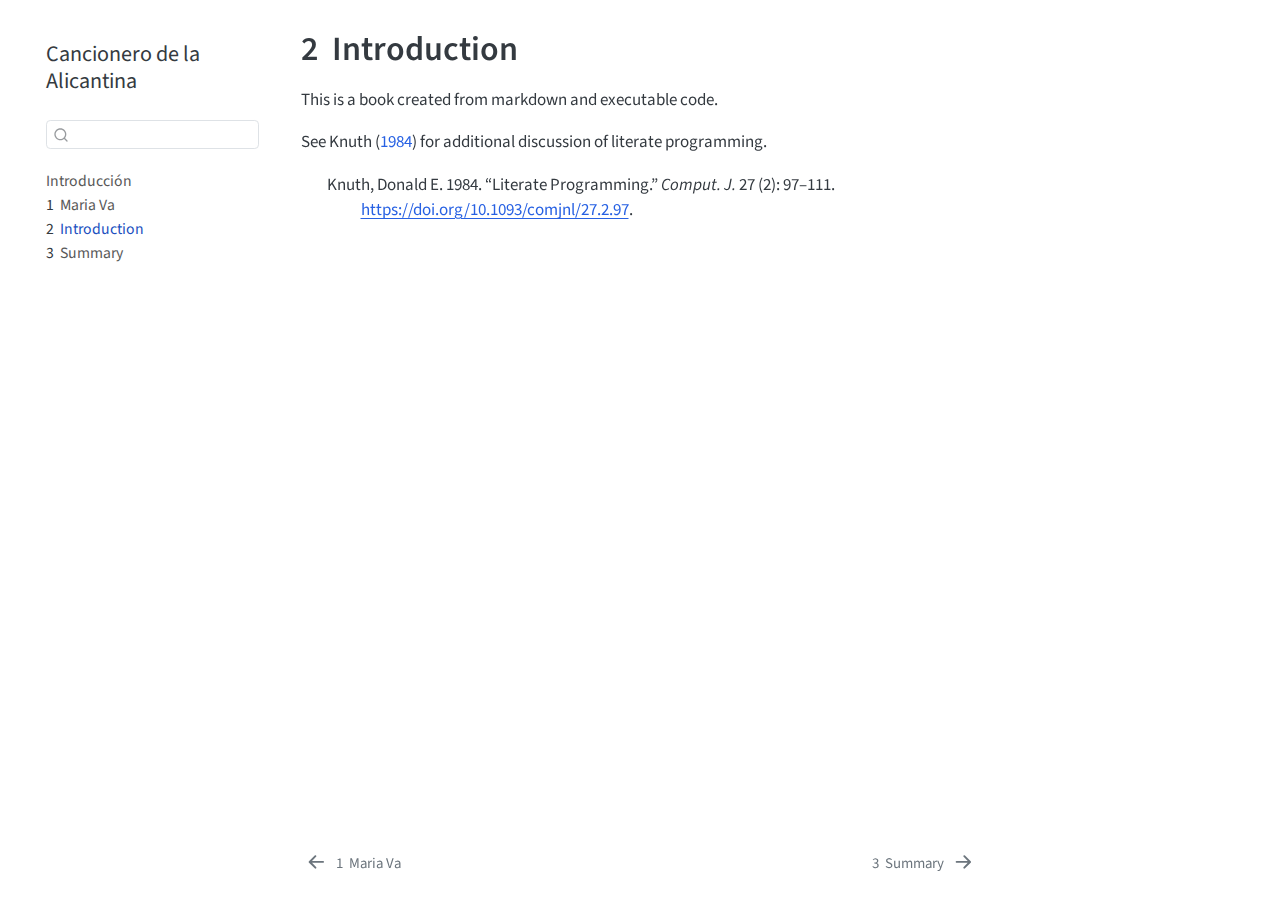
<file: _book/intro.html>
<!DOCTYPE html>
<html xmlns="http://www.w3.org/1999/xhtml" lang="en" xml:lang="en"><head>

<meta charset="utf-8">
<meta name="generator" content="quarto-1.8.25">

<meta name="viewport" content="width=device-width, initial-scale=1.0, user-scalable=yes">


<title>2&nbsp; Introduction – Cancionero de la Alicantina</title>
<style>
code{white-space: pre-wrap;}
span.smallcaps{font-variant: small-caps;}
div.columns{display: flex; gap: min(4vw, 1.5em);}
div.column{flex: auto; overflow-x: auto;}
div.hanging-indent{margin-left: 1.5em; text-indent: -1.5em;}
ul.task-list{list-style: none;}
ul.task-list li input[type="checkbox"] {
  width: 0.8em;
  margin: 0 0.8em 0.2em -1em; /* quarto-specific, see https://github.com/quarto-dev/quarto-cli/issues/4556 */ 
  vertical-align: middle;
}
/* CSS for citations */
div.csl-bib-body { }
div.csl-entry {
  clear: both;
  margin-bottom: 0em;
}
.hanging-indent div.csl-entry {
  margin-left:2em;
  text-indent:-2em;
}
div.csl-left-margin {
  min-width:2em;
  float:left;
}
div.csl-right-inline {
  margin-left:2em;
  padding-left:1em;
}
div.csl-indent {
  margin-left: 2em;
}</style>


<script src="site_libs/quarto-nav/quarto-nav.js"></script>
<script src="site_libs/quarto-nav/headroom.min.js"></script>
<script src="site_libs/clipboard/clipboard.min.js"></script>
<script src="site_libs/quarto-search/autocomplete.umd.js"></script>
<script src="site_libs/quarto-search/fuse.min.js"></script>
<script src="site_libs/quarto-search/quarto-search.js"></script>
<meta name="quarto:offset" content="./">
<link href="./summary.html" rel="next">
<link href="./maria_va.html" rel="prev">
<script src="site_libs/quarto-html/quarto.js" type="module"></script>
<script src="site_libs/quarto-html/tabsets/tabsets.js" type="module"></script>
<script src="site_libs/quarto-html/axe/axe-check.js" type="module"></script>
<script src="site_libs/quarto-html/popper.min.js"></script>
<script src="site_libs/quarto-html/tippy.umd.min.js"></script>
<script src="site_libs/quarto-html/anchor.min.js"></script>
<link href="site_libs/quarto-html/tippy.css" rel="stylesheet">
<link href="site_libs/quarto-html/quarto-syntax-highlighting-7b89279ff1a6dce999919e0e67d4d9ec.css" rel="stylesheet" id="quarto-text-highlighting-styles">
<script src="site_libs/bootstrap/bootstrap.min.js"></script>
<link href="site_libs/bootstrap/bootstrap-icons.css" rel="stylesheet">
<link href="site_libs/bootstrap/bootstrap-9671f58b23adf1e547b0336de0541712.min.css" rel="stylesheet" append-hash="true" id="quarto-bootstrap" data-mode="light">
<script id="quarto-search-options" type="application/json">{
  "location": "sidebar",
  "copy-button": false,
  "collapse-after": 3,
  "panel-placement": "start",
  "type": "textbox",
  "limit": 50,
  "keyboard-shortcut": [
    "f",
    "/",
    "s"
  ],
  "show-item-context": false,
  "language": {
    "search-no-results-text": "No results",
    "search-matching-documents-text": "matching documents",
    "search-copy-link-title": "Copy link to search",
    "search-hide-matches-text": "Hide additional matches",
    "search-more-match-text": "more match in this document",
    "search-more-matches-text": "more matches in this document",
    "search-clear-button-title": "Clear",
    "search-text-placeholder": "",
    "search-detached-cancel-button-title": "Cancel",
    "search-submit-button-title": "Submit",
    "search-label": "Search"
  }
}</script>


</head>

<body class="nav-sidebar floating quarto-light">

<div id="quarto-search-results"></div>
  <header id="quarto-header" class="headroom fixed-top">
  <nav class="quarto-secondary-nav">
    <div class="container-fluid d-flex">
      <button type="button" class="quarto-btn-toggle btn" data-bs-toggle="collapse" role="button" data-bs-target=".quarto-sidebar-collapse-item" aria-controls="quarto-sidebar" aria-expanded="false" aria-label="Toggle sidebar navigation" onclick="if (window.quartoToggleHeadroom) { window.quartoToggleHeadroom(); }">
        <i class="bi bi-layout-text-sidebar-reverse"></i>
      </button>
        <nav class="quarto-page-breadcrumbs" aria-label="breadcrumb"><ol class="breadcrumb"><li class="breadcrumb-item"><a href="./intro.html"><span class="chapter-number">2</span>&nbsp; <span class="chapter-title">Introduction</span></a></li></ol></nav>
        <a class="flex-grow-1" role="navigation" data-bs-toggle="collapse" data-bs-target=".quarto-sidebar-collapse-item" aria-controls="quarto-sidebar" aria-expanded="false" aria-label="Toggle sidebar navigation" onclick="if (window.quartoToggleHeadroom) { window.quartoToggleHeadroom(); }">      
        </a>
      <button type="button" class="btn quarto-search-button" aria-label="Search" onclick="window.quartoOpenSearch();">
        <i class="bi bi-search"></i>
      </button>
    </div>
  </nav>
</header>
<!-- content -->
<div id="quarto-content" class="quarto-container page-columns page-rows-contents page-layout-article">
<!-- sidebar -->
  <nav id="quarto-sidebar" class="sidebar collapse collapse-horizontal quarto-sidebar-collapse-item sidebar-navigation floating overflow-auto">
    <div class="pt-lg-2 mt-2 text-left sidebar-header sidebar-header-stacked">
      <a href="./index.html" class="sidebar-logo-link">
      </a>
    <div class="sidebar-title mb-0 py-0">
      <a href="./">Cancionero de la Alicantina</a> 
    </div>
      </div>
        <div class="mt-2 flex-shrink-0 align-items-center">
        <div class="sidebar-search">
        <div id="quarto-search" class="" title="Search"></div>
        </div>
        </div>
    <div class="sidebar-menu-container"> 
    <ul class="list-unstyled mt-1">
        <li class="sidebar-item">
  <div class="sidebar-item-container"> 
  <a href="./index.html" class="sidebar-item-text sidebar-link">
 <span class="menu-text">Introducción</span></a>
  </div>
</li>
        <li class="sidebar-item">
  <div class="sidebar-item-container"> 
  <a href="./maria_va.html" class="sidebar-item-text sidebar-link">
 <span class="menu-text"><span class="chapter-number">1</span>&nbsp; <span class="chapter-title">Maria Va</span></span></a>
  </div>
</li>
        <li class="sidebar-item">
  <div class="sidebar-item-container"> 
  <a href="./intro.html" class="sidebar-item-text sidebar-link active">
 <span class="menu-text"><span class="chapter-number">2</span>&nbsp; <span class="chapter-title">Introduction</span></span></a>
  </div>
</li>
        <li class="sidebar-item">
  <div class="sidebar-item-container"> 
  <a href="./summary.html" class="sidebar-item-text sidebar-link">
 <span class="menu-text"><span class="chapter-number">3</span>&nbsp; <span class="chapter-title">Summary</span></span></a>
  </div>
</li>
    </ul>
    </div>
</nav>
<div id="quarto-sidebar-glass" class="quarto-sidebar-collapse-item" data-bs-toggle="collapse" data-bs-target=".quarto-sidebar-collapse-item"></div>
<!-- margin-sidebar -->
    <div id="quarto-margin-sidebar" class="sidebar margin-sidebar zindex-bottom">
        
    </div>
<!-- main -->
<main class="content" id="quarto-document-content">

<header id="title-block-header" class="quarto-title-block default">
<div class="quarto-title">
<h1 class="title"><span class="chapter-number">2</span>&nbsp; <span class="chapter-title">Introduction</span></h1>
</div>



<div class="quarto-title-meta">

    
  
    
  </div>
  


</header>


<p>This is a book created from markdown and executable code.</p>
<p>See <span class="citation" data-cites="knuth84">Knuth (<a href="#ref-knuth84" role="doc-biblioref">1984</a>)</span> for additional discussion of literate programming.</p>


<div id="refs" class="references csl-bib-body hanging-indent" data-entry-spacing="0" role="list">
<div id="ref-knuth84" class="csl-entry" role="listitem">
Knuth, Donald E. 1984. <span>“Literate Programming.”</span> <em>Comput. J.</em> 27 (2): 97–111. <a href="https://doi.org/10.1093/comjnl/27.2.97">https://doi.org/10.1093/comjnl/27.2.97</a>.
</div>
</div>

</main> <!-- /main -->
<script id="quarto-html-after-body" type="application/javascript">
  window.document.addEventListener("DOMContentLoaded", function (event) {
    const icon = "";
    const anchorJS = new window.AnchorJS();
    anchorJS.options = {
      placement: 'right',
      icon: icon
    };
    anchorJS.add('.anchored');
    const isCodeAnnotation = (el) => {
      for (const clz of el.classList) {
        if (clz.startsWith('code-annotation-')) {                     
          return true;
        }
      }
      return false;
    }
    const onCopySuccess = function(e) {
      // button target
      const button = e.trigger;
      // don't keep focus
      button.blur();
      // flash "checked"
      button.classList.add('code-copy-button-checked');
      var currentTitle = button.getAttribute("title");
      button.setAttribute("title", "Copied!");
      let tooltip;
      if (window.bootstrap) {
        button.setAttribute("data-bs-toggle", "tooltip");
        button.setAttribute("data-bs-placement", "left");
        button.setAttribute("data-bs-title", "Copied!");
        tooltip = new bootstrap.Tooltip(button, 
          { trigger: "manual", 
            customClass: "code-copy-button-tooltip",
            offset: [0, -8]});
        tooltip.show();    
      }
      setTimeout(function() {
        if (tooltip) {
          tooltip.hide();
          button.removeAttribute("data-bs-title");
          button.removeAttribute("data-bs-toggle");
          button.removeAttribute("data-bs-placement");
        }
        button.setAttribute("title", currentTitle);
        button.classList.remove('code-copy-button-checked');
      }, 1000);
      // clear code selection
      e.clearSelection();
    }
    const getTextToCopy = function(trigger) {
      const outerScaffold = trigger.parentElement.cloneNode(true);
      const codeEl = outerScaffold.querySelector('code');
      for (const childEl of codeEl.children) {
        if (isCodeAnnotation(childEl)) {
          childEl.remove();
        }
      }
      return codeEl.innerText;
    }
    const clipboard = new window.ClipboardJS('.code-copy-button:not([data-in-quarto-modal])', {
      text: getTextToCopy
    });
    clipboard.on('success', onCopySuccess);
    if (window.document.getElementById('quarto-embedded-source-code-modal')) {
      const clipboardModal = new window.ClipboardJS('.code-copy-button[data-in-quarto-modal]', {
        text: getTextToCopy,
        container: window.document.getElementById('quarto-embedded-source-code-modal')
      });
      clipboardModal.on('success', onCopySuccess);
    }
      var localhostRegex = new RegExp(/^(?:http|https):\/\/localhost\:?[0-9]*\//);
      var mailtoRegex = new RegExp(/^mailto:/);
        var filterRegex = new RegExp('/' + window.location.host + '/');
      var isInternal = (href) => {
          return filterRegex.test(href) || localhostRegex.test(href) || mailtoRegex.test(href);
      }
      // Inspect non-navigation links and adorn them if external
     var links = window.document.querySelectorAll('a[href]:not(.nav-link):not(.navbar-brand):not(.toc-action):not(.sidebar-link):not(.sidebar-item-toggle):not(.pagination-link):not(.no-external):not([aria-hidden]):not(.dropdown-item):not(.quarto-navigation-tool):not(.about-link)');
      for (var i=0; i<links.length; i++) {
        const link = links[i];
        if (!isInternal(link.href)) {
          // undo the damage that might have been done by quarto-nav.js in the case of
          // links that we want to consider external
          if (link.dataset.originalHref !== undefined) {
            link.href = link.dataset.originalHref;
          }
        }
      }
    function tippyHover(el, contentFn, onTriggerFn, onUntriggerFn) {
      const config = {
        allowHTML: true,
        maxWidth: 500,
        delay: 100,
        arrow: false,
        appendTo: function(el) {
            return el.parentElement;
        },
        interactive: true,
        interactiveBorder: 10,
        theme: 'quarto',
        placement: 'bottom-start',
      };
      if (contentFn) {
        config.content = contentFn;
      }
      if (onTriggerFn) {
        config.onTrigger = onTriggerFn;
      }
      if (onUntriggerFn) {
        config.onUntrigger = onUntriggerFn;
      }
      window.tippy(el, config); 
    }
    const noterefs = window.document.querySelectorAll('a[role="doc-noteref"]');
    for (var i=0; i<noterefs.length; i++) {
      const ref = noterefs[i];
      tippyHover(ref, function() {
        // use id or data attribute instead here
        let href = ref.getAttribute('data-footnote-href') || ref.getAttribute('href');
        try { href = new URL(href).hash; } catch {}
        const id = href.replace(/^#\/?/, "");
        const note = window.document.getElementById(id);
        if (note) {
          return note.innerHTML;
        } else {
          return "";
        }
      });
    }
    const xrefs = window.document.querySelectorAll('a.quarto-xref');
    const processXRef = (id, note) => {
      // Strip column container classes
      const stripColumnClz = (el) => {
        el.classList.remove("page-full", "page-columns");
        if (el.children) {
          for (const child of el.children) {
            stripColumnClz(child);
          }
        }
      }
      stripColumnClz(note)
      if (id === null || id.startsWith('sec-')) {
        // Special case sections, only their first couple elements
        const container = document.createElement("div");
        if (note.children && note.children.length > 2) {
          container.appendChild(note.children[0].cloneNode(true));
          for (let i = 1; i < note.children.length; i++) {
            const child = note.children[i];
            if (child.tagName === "P" && child.innerText === "") {
              continue;
            } else {
              container.appendChild(child.cloneNode(true));
              break;
            }
          }
          if (window.Quarto?.typesetMath) {
            window.Quarto.typesetMath(container);
          }
          return container.innerHTML
        } else {
          if (window.Quarto?.typesetMath) {
            window.Quarto.typesetMath(note);
          }
          return note.innerHTML;
        }
      } else {
        // Remove any anchor links if they are present
        const anchorLink = note.querySelector('a.anchorjs-link');
        if (anchorLink) {
          anchorLink.remove();
        }
        if (window.Quarto?.typesetMath) {
          window.Quarto.typesetMath(note);
        }
        if (note.classList.contains("callout")) {
          return note.outerHTML;
        } else {
          return note.innerHTML;
        }
      }
    }
    for (var i=0; i<xrefs.length; i++) {
      const xref = xrefs[i];
      tippyHover(xref, undefined, function(instance) {
        instance.disable();
        let url = xref.getAttribute('href');
        let hash = undefined; 
        if (url.startsWith('#')) {
          hash = url;
        } else {
          try { hash = new URL(url).hash; } catch {}
        }
        if (hash) {
          const id = hash.replace(/^#\/?/, "");
          const note = window.document.getElementById(id);
          if (note !== null) {
            try {
              const html = processXRef(id, note.cloneNode(true));
              instance.setContent(html);
            } finally {
              instance.enable();
              instance.show();
            }
          } else {
            // See if we can fetch this
            fetch(url.split('#')[0])
            .then(res => res.text())
            .then(html => {
              const parser = new DOMParser();
              const htmlDoc = parser.parseFromString(html, "text/html");
              const note = htmlDoc.getElementById(id);
              if (note !== null) {
                const html = processXRef(id, note);
                instance.setContent(html);
              } 
            }).finally(() => {
              instance.enable();
              instance.show();
            });
          }
        } else {
          // See if we can fetch a full url (with no hash to target)
          // This is a special case and we should probably do some content thinning / targeting
          fetch(url)
          .then(res => res.text())
          .then(html => {
            const parser = new DOMParser();
            const htmlDoc = parser.parseFromString(html, "text/html");
            const note = htmlDoc.querySelector('main.content');
            if (note !== null) {
              // This should only happen for chapter cross references
              // (since there is no id in the URL)
              // remove the first header
              if (note.children.length > 0 && note.children[0].tagName === "HEADER") {
                note.children[0].remove();
              }
              const html = processXRef(null, note);
              instance.setContent(html);
            } 
          }).finally(() => {
            instance.enable();
            instance.show();
          });
        }
      }, function(instance) {
      });
    }
        let selectedAnnoteEl;
        const selectorForAnnotation = ( cell, annotation) => {
          let cellAttr = 'data-code-cell="' + cell + '"';
          let lineAttr = 'data-code-annotation="' +  annotation + '"';
          const selector = 'span[' + cellAttr + '][' + lineAttr + ']';
          return selector;
        }
        const selectCodeLines = (annoteEl) => {
          const doc = window.document;
          const targetCell = annoteEl.getAttribute("data-target-cell");
          const targetAnnotation = annoteEl.getAttribute("data-target-annotation");
          const annoteSpan = window.document.querySelector(selectorForAnnotation(targetCell, targetAnnotation));
          const lines = annoteSpan.getAttribute("data-code-lines").split(",");
          const lineIds = lines.map((line) => {
            return targetCell + "-" + line;
          })
          let top = null;
          let height = null;
          let parent = null;
          if (lineIds.length > 0) {
              //compute the position of the single el (top and bottom and make a div)
              const el = window.document.getElementById(lineIds[0]);
              top = el.offsetTop;
              height = el.offsetHeight;
              parent = el.parentElement.parentElement;
            if (lineIds.length > 1) {
              const lastEl = window.document.getElementById(lineIds[lineIds.length - 1]);
              const bottom = lastEl.offsetTop + lastEl.offsetHeight;
              height = bottom - top;
            }
            if (top !== null && height !== null && parent !== null) {
              // cook up a div (if necessary) and position it 
              let div = window.document.getElementById("code-annotation-line-highlight");
              if (div === null) {
                div = window.document.createElement("div");
                div.setAttribute("id", "code-annotation-line-highlight");
                div.style.position = 'absolute';
                parent.appendChild(div);
              }
              div.style.top = top - 2 + "px";
              div.style.height = height + 4 + "px";
              div.style.left = 0;
              let gutterDiv = window.document.getElementById("code-annotation-line-highlight-gutter");
              if (gutterDiv === null) {
                gutterDiv = window.document.createElement("div");
                gutterDiv.setAttribute("id", "code-annotation-line-highlight-gutter");
                gutterDiv.style.position = 'absolute';
                const codeCell = window.document.getElementById(targetCell);
                const gutter = codeCell.querySelector('.code-annotation-gutter');
                gutter.appendChild(gutterDiv);
              }
              gutterDiv.style.top = top - 2 + "px";
              gutterDiv.style.height = height + 4 + "px";
            }
            selectedAnnoteEl = annoteEl;
          }
        };
        const unselectCodeLines = () => {
          const elementsIds = ["code-annotation-line-highlight", "code-annotation-line-highlight-gutter"];
          elementsIds.forEach((elId) => {
            const div = window.document.getElementById(elId);
            if (div) {
              div.remove();
            }
          });
          selectedAnnoteEl = undefined;
        };
          // Handle positioning of the toggle
      window.addEventListener(
        "resize",
        throttle(() => {
          elRect = undefined;
          if (selectedAnnoteEl) {
            selectCodeLines(selectedAnnoteEl);
          }
        }, 10)
      );
      function throttle(fn, ms) {
      let throttle = false;
      let timer;
        return (...args) => {
          if(!throttle) { // first call gets through
              fn.apply(this, args);
              throttle = true;
          } else { // all the others get throttled
              if(timer) clearTimeout(timer); // cancel #2
              timer = setTimeout(() => {
                fn.apply(this, args);
                timer = throttle = false;
              }, ms);
          }
        };
      }
        // Attach click handler to the DT
        const annoteDls = window.document.querySelectorAll('dt[data-target-cell]');
        for (const annoteDlNode of annoteDls) {
          annoteDlNode.addEventListener('click', (event) => {
            const clickedEl = event.target;
            if (clickedEl !== selectedAnnoteEl) {
              unselectCodeLines();
              const activeEl = window.document.querySelector('dt[data-target-cell].code-annotation-active');
              if (activeEl) {
                activeEl.classList.remove('code-annotation-active');
              }
              selectCodeLines(clickedEl);
              clickedEl.classList.add('code-annotation-active');
            } else {
              // Unselect the line
              unselectCodeLines();
              clickedEl.classList.remove('code-annotation-active');
            }
          });
        }
    const findCites = (el) => {
      const parentEl = el.parentElement;
      if (parentEl) {
        const cites = parentEl.dataset.cites;
        if (cites) {
          return {
            el,
            cites: cites.split(' ')
          };
        } else {
          return findCites(el.parentElement)
        }
      } else {
        return undefined;
      }
    };
    var bibliorefs = window.document.querySelectorAll('a[role="doc-biblioref"]');
    for (var i=0; i<bibliorefs.length; i++) {
      const ref = bibliorefs[i];
      const citeInfo = findCites(ref);
      if (citeInfo) {
        tippyHover(citeInfo.el, function() {
          var popup = window.document.createElement('div');
          citeInfo.cites.forEach(function(cite) {
            var citeDiv = window.document.createElement('div');
            citeDiv.classList.add('hanging-indent');
            citeDiv.classList.add('csl-entry');
            var biblioDiv = window.document.getElementById('ref-' + cite);
            if (biblioDiv) {
              citeDiv.innerHTML = biblioDiv.innerHTML;
            }
            popup.appendChild(citeDiv);
          });
          return popup.innerHTML;
        });
      }
    }
  });
  </script>
<nav class="page-navigation">
  <div class="nav-page nav-page-previous">
      <a href="./maria_va.html" class="pagination-link" aria-label="Maria Va">
        <i class="bi bi-arrow-left-short"></i> <span class="nav-page-text"><span class="chapter-number">1</span>&nbsp; <span class="chapter-title">Maria Va</span></span>
      </a>          
  </div>
  <div class="nav-page nav-page-next">
      <a href="./summary.html" class="pagination-link" aria-label="Summary">
        <span class="nav-page-text"><span class="chapter-number">3</span>&nbsp; <span class="chapter-title">Summary</span></span> <i class="bi bi-arrow-right-short"></i>
      </a>
  </div>
</nav>
</div> <!-- /content -->




</body></html>
</file>
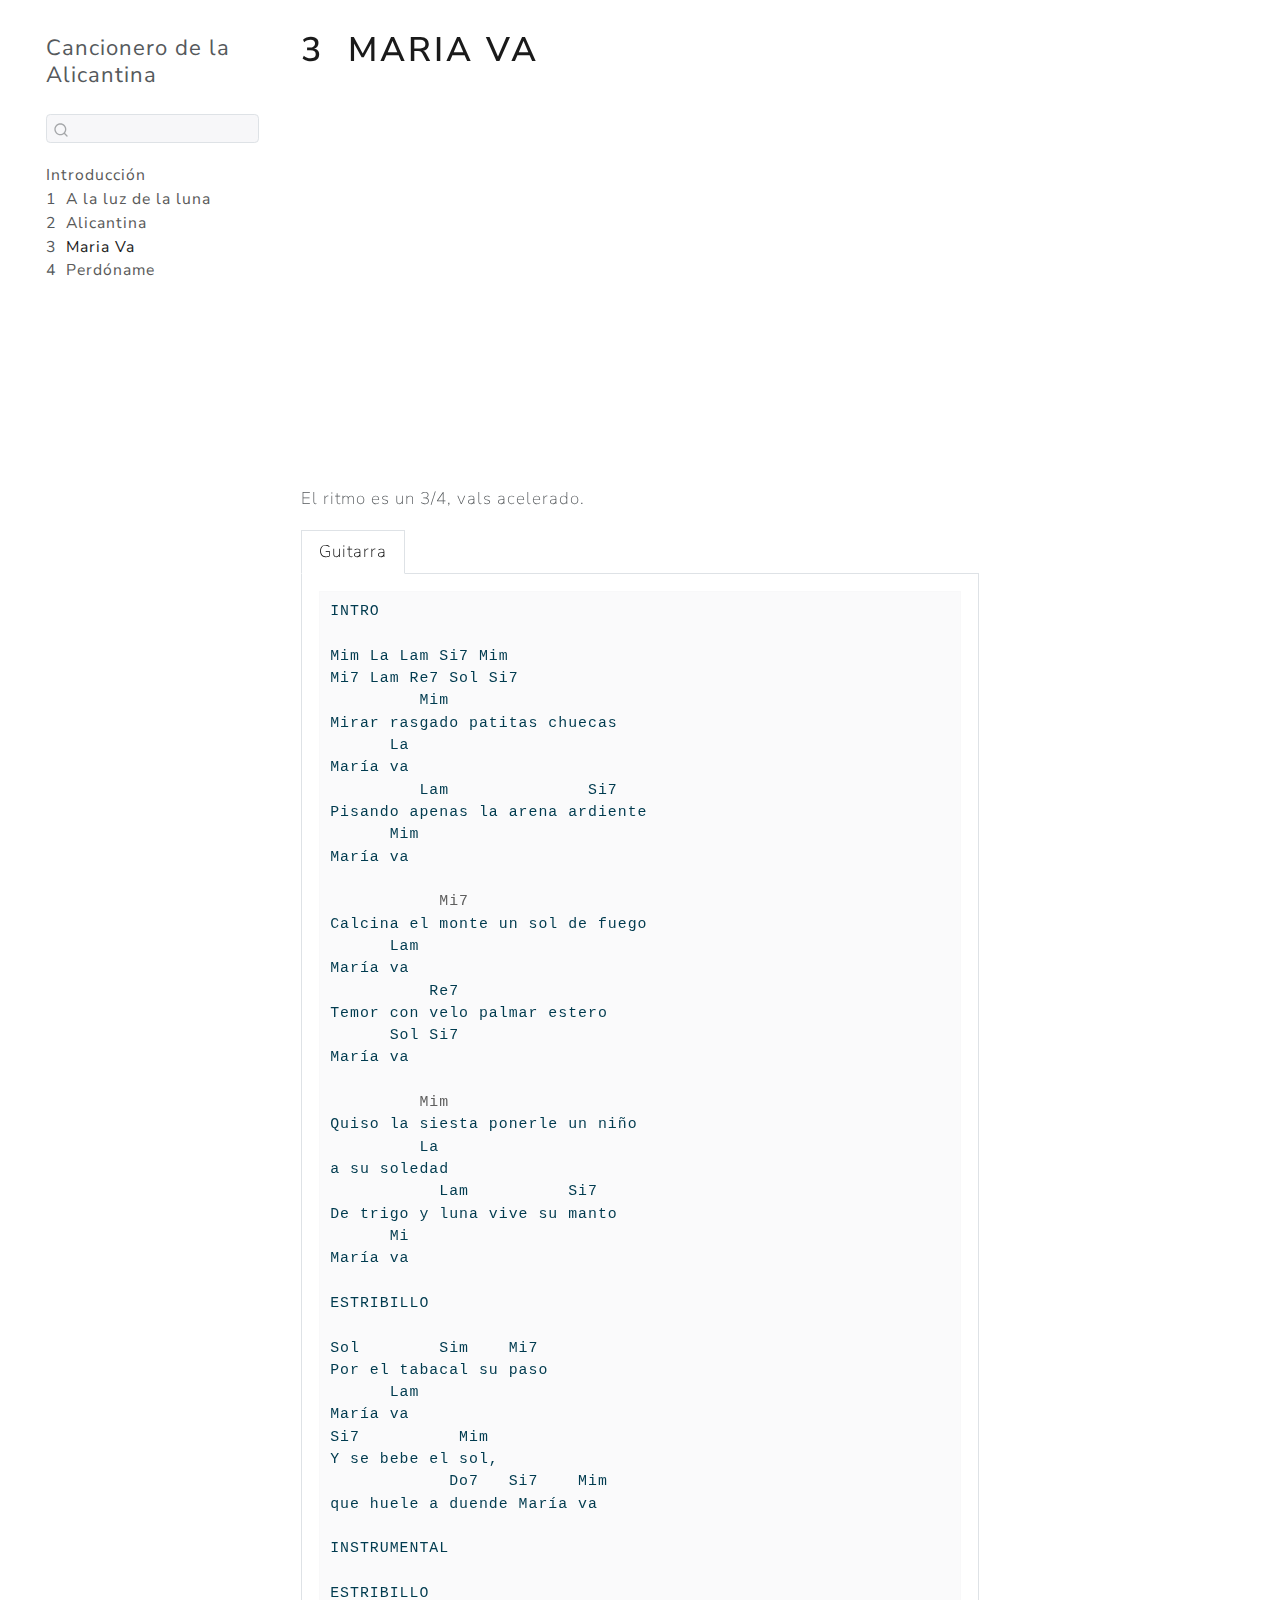
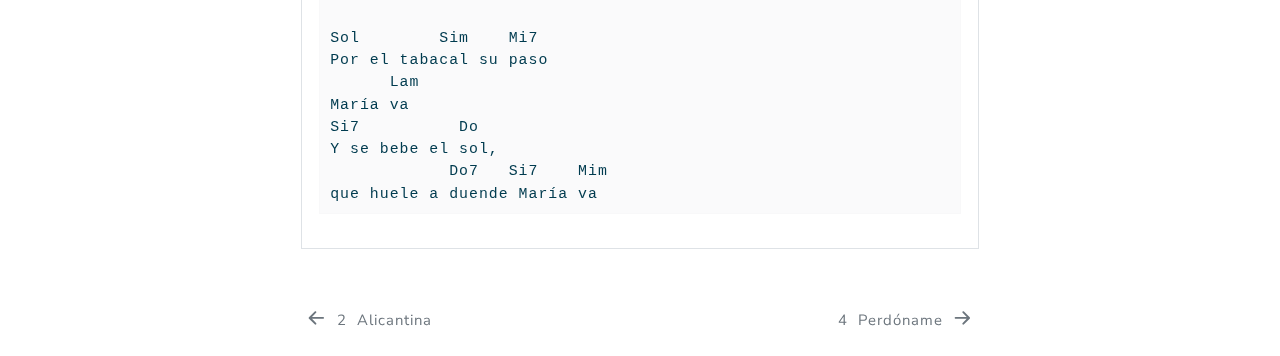
<file: _book/maria_va.html>
<!DOCTYPE html>
<html xmlns="http://www.w3.org/1999/xhtml" lang="en" xml:lang="en"><head>

<meta charset="utf-8">
<meta name="generator" content="quarto-1.8.26">

<meta name="viewport" content="width=device-width, initial-scale=1.0, user-scalable=yes">


<title>3&nbsp; Maria Va – Cancionero de la Alicantina</title>
<style>
code{white-space: pre-wrap;}
span.smallcaps{font-variant: small-caps;}
div.columns{display: flex; gap: min(4vw, 1.5em);}
div.column{flex: auto; overflow-x: auto;}
div.hanging-indent{margin-left: 1.5em; text-indent: -1.5em;}
ul.task-list{list-style: none;}
ul.task-list li input[type="checkbox"] {
  width: 0.8em;
  margin: 0 0.8em 0.2em -1em; /* quarto-specific, see https://github.com/quarto-dev/quarto-cli/issues/4556 */ 
  vertical-align: middle;
}
/* CSS for syntax highlighting */
html { -webkit-text-size-adjust: 100%; }
pre > code.sourceCode { white-space: pre; position: relative; }
pre > code.sourceCode > span { display: inline-block; line-height: 1.25; }
pre > code.sourceCode > span:empty { height: 1.2em; }
.sourceCode { overflow: visible; }
code.sourceCode > span { color: inherit; text-decoration: inherit; }
div.sourceCode { margin: 1em 0; }
pre.sourceCode { margin: 0; }
@media screen {
div.sourceCode { overflow: auto; }
}
@media print {
pre > code.sourceCode { white-space: pre-wrap; }
pre > code.sourceCode > span { text-indent: -5em; padding-left: 5em; }
}
pre.numberSource code
  { counter-reset: source-line 0; }
pre.numberSource code > span
  { position: relative; left: -4em; counter-increment: source-line; }
pre.numberSource code > span > a:first-child::before
  { content: counter(source-line);
    position: relative; left: -1em; text-align: right; vertical-align: baseline;
    border: none; display: inline-block;
    -webkit-touch-callout: none; -webkit-user-select: none;
    -khtml-user-select: none; -moz-user-select: none;
    -ms-user-select: none; user-select: none;
    padding: 0 4px; width: 4em;
  }
pre.numberSource { margin-left: 3em;  padding-left: 4px; }
div.sourceCode
  {   }
@media screen {
pre > code.sourceCode > span > a:first-child::before { text-decoration: underline; }
}
</style>


<script src="site_libs/quarto-nav/quarto-nav.js"></script>
<script src="site_libs/quarto-nav/headroom.min.js"></script>
<script src="site_libs/clipboard/clipboard.min.js"></script>
<script src="site_libs/quarto-search/autocomplete.umd.js"></script>
<script src="site_libs/quarto-search/fuse.min.js"></script>
<script src="site_libs/quarto-search/quarto-search.js"></script>
<meta name="quarto:offset" content="./">
<link href="./perdoname.html" rel="next">
<link href="./alicantina.html" rel="prev">
<script src="site_libs/quarto-html/quarto.js" type="module"></script>
<script src="site_libs/quarto-html/tabsets/tabsets.js" type="module"></script>
<script src="site_libs/quarto-html/axe/axe-check.js" type="module"></script>
<script src="site_libs/quarto-html/popper.min.js"></script>
<script src="site_libs/quarto-html/tippy.umd.min.js"></script>
<script src="site_libs/quarto-html/anchor.min.js"></script>
<link href="site_libs/quarto-html/tippy.css" rel="stylesheet">
<link href="site_libs/quarto-html/quarto-syntax-highlighting-587c61ba64f3a5504c4d52d930310e48.css" rel="stylesheet" id="quarto-text-highlighting-styles">
<script src="site_libs/bootstrap/bootstrap.min.js"></script>
<link href="site_libs/bootstrap/bootstrap-icons.css" rel="stylesheet">
<link href="site_libs/bootstrap/bootstrap-5c4e9e4da925c582784d618c884a828f.min.css" rel="stylesheet" append-hash="true" id="quarto-bootstrap" data-mode="light">
<script id="quarto-search-options" type="application/json">{
  "location": "sidebar",
  "copy-button": false,
  "collapse-after": 3,
  "panel-placement": "start",
  "type": "textbox",
  "limit": 50,
  "keyboard-shortcut": [
    "f",
    "/",
    "s"
  ],
  "show-item-context": false,
  "language": {
    "search-no-results-text": "No results",
    "search-matching-documents-text": "matching documents",
    "search-copy-link-title": "Copy link to search",
    "search-hide-matches-text": "Hide additional matches",
    "search-more-match-text": "more match in this document",
    "search-more-matches-text": "more matches in this document",
    "search-clear-button-title": "Clear",
    "search-text-placeholder": "",
    "search-detached-cancel-button-title": "Cancel",
    "search-submit-button-title": "Submit",
    "search-label": "Search"
  }
}</script>


</head>

<body class="nav-sidebar floating quarto-light">

<div id="quarto-search-results"></div>
  <header id="quarto-header" class="headroom fixed-top">
  <nav class="quarto-secondary-nav">
    <div class="container-fluid d-flex">
      <button type="button" class="quarto-btn-toggle btn" data-bs-toggle="collapse" role="button" data-bs-target=".quarto-sidebar-collapse-item" aria-controls="quarto-sidebar" aria-expanded="false" aria-label="Toggle sidebar navigation" onclick="if (window.quartoToggleHeadroom) { window.quartoToggleHeadroom(); }">
        <i class="bi bi-layout-text-sidebar-reverse"></i>
      </button>
        <nav class="quarto-page-breadcrumbs" aria-label="breadcrumb"><ol class="breadcrumb"><li class="breadcrumb-item"><a href="./maria_va.html"><span class="chapter-number">3</span>&nbsp; <span class="chapter-title">Maria Va</span></a></li></ol></nav>
        <a class="flex-grow-1" role="navigation" data-bs-toggle="collapse" data-bs-target=".quarto-sidebar-collapse-item" aria-controls="quarto-sidebar" aria-expanded="false" aria-label="Toggle sidebar navigation" onclick="if (window.quartoToggleHeadroom) { window.quartoToggleHeadroom(); }">      
        </a>
      <button type="button" class="btn quarto-search-button" aria-label="Search" onclick="window.quartoOpenSearch();">
        <i class="bi bi-search"></i>
      </button>
    </div>
  </nav>
</header>
<!-- content -->
<div id="quarto-content" class="quarto-container page-columns page-rows-contents page-layout-article">
<!-- sidebar -->
  <nav id="quarto-sidebar" class="sidebar collapse collapse-horizontal quarto-sidebar-collapse-item sidebar-navigation floating overflow-auto">
    <div class="pt-lg-2 mt-2 text-left sidebar-header">
    <div class="sidebar-title mb-0 py-0">
      <a href="./">Cancionero de la Alicantina</a> 
    </div>
      </div>
        <div class="mt-2 flex-shrink-0 align-items-center">
        <div class="sidebar-search">
        <div id="quarto-search" class="" title="Search"></div>
        </div>
        </div>
    <div class="sidebar-menu-container"> 
    <ul class="list-unstyled mt-1">
        <li class="sidebar-item">
  <div class="sidebar-item-container"> 
  <a href="./index.html" class="sidebar-item-text sidebar-link">
 <span class="menu-text">Introducción</span></a>
  </div>
</li>
        <li class="sidebar-item">
  <div class="sidebar-item-container"> 
  <a href="./a_la_luz_de_la_luna.html" class="sidebar-item-text sidebar-link">
 <span class="menu-text"><span class="chapter-number">1</span>&nbsp; <span class="chapter-title">A la luz de la luna</span></span></a>
  </div>
</li>
        <li class="sidebar-item">
  <div class="sidebar-item-container"> 
  <a href="./alicantina.html" class="sidebar-item-text sidebar-link">
 <span class="menu-text"><span class="chapter-number">2</span>&nbsp; <span class="chapter-title">Alicantina</span></span></a>
  </div>
</li>
        <li class="sidebar-item">
  <div class="sidebar-item-container"> 
  <a href="./maria_va.html" class="sidebar-item-text sidebar-link active">
 <span class="menu-text"><span class="chapter-number">3</span>&nbsp; <span class="chapter-title">Maria Va</span></span></a>
  </div>
</li>
        <li class="sidebar-item">
  <div class="sidebar-item-container"> 
  <a href="./perdoname.html" class="sidebar-item-text sidebar-link">
 <span class="menu-text"><span class="chapter-number">4</span>&nbsp; <span class="chapter-title">Perdóname</span></span></a>
  </div>
</li>
    </ul>
    </div>
</nav>
<div id="quarto-sidebar-glass" class="quarto-sidebar-collapse-item" data-bs-toggle="collapse" data-bs-target=".quarto-sidebar-collapse-item"></div>
<!-- margin-sidebar -->
    <div id="quarto-margin-sidebar" class="sidebar margin-sidebar zindex-bottom">
        
    </div>
<!-- main -->
<main class="content" id="quarto-document-content">

<header id="title-block-header" class="quarto-title-block default">
<div class="quarto-title">
<h1 class="title"><span class="chapter-number">3</span>&nbsp; <span class="chapter-title">Maria Va</span></h1>
</div>



<div class="quarto-title-meta">

    
  
    
  </div>
  


</header>


<div class="quarto-video ratio ratio-16x9"><iframe data-external="1" src="https://www.youtube.com/embed/MW3ZSOsUvnQ" title="" frameborder="0" allow="accelerometer; autoplay; clipboard-write; encrypted-media; gyroscope; picture-in-picture" allowfullscreen=""></iframe></div>
<p>El ritmo es un 3/4, vals acelerado.</p>
<div class="tabset-margin-container"></div><div class="panel-tabset">
<ul class="nav nav-tabs" role="tablist"><li class="nav-item" role="presentation"><a class="nav-link active" id="tabset-1-1-tab" data-bs-toggle="tab" data-bs-target="#tabset-1-1" role="tab" aria-controls="tabset-1-1" aria-selected="true" href="">Guitarra</a></li></ul>
<div class="tab-content">
<div id="tabset-1-1" class="tab-pane active" role="tabpanel" aria-labelledby="tabset-1-1-tab">
<div class="code-copy-outer-scaffold"><div class="sourceCode" id="cb1"><pre class="sourceCode markdown code-with-copy"><code class="sourceCode markdown"><span id="cb1-1"><a href="#cb1-1" aria-hidden="true" tabindex="-1"></a>INTRO</span>
<span id="cb1-2"><a href="#cb1-2" aria-hidden="true" tabindex="-1"></a></span>
<span id="cb1-3"><a href="#cb1-3" aria-hidden="true" tabindex="-1"></a>Mim La Lam Si7 Mim</span>
<span id="cb1-4"><a href="#cb1-4" aria-hidden="true" tabindex="-1"></a>Mi7 Lam Re7 Sol Si7</span>
<span id="cb1-5"><a href="#cb1-5" aria-hidden="true" tabindex="-1"></a>         Mim</span>
<span id="cb1-6"><a href="#cb1-6" aria-hidden="true" tabindex="-1"></a>Mirar rasgado patitas chuecas </span>
<span id="cb1-7"><a href="#cb1-7" aria-hidden="true" tabindex="-1"></a>      La</span>
<span id="cb1-8"><a href="#cb1-8" aria-hidden="true" tabindex="-1"></a>María va</span>
<span id="cb1-9"><a href="#cb1-9" aria-hidden="true" tabindex="-1"></a>         Lam              Si7</span>
<span id="cb1-10"><a href="#cb1-10" aria-hidden="true" tabindex="-1"></a>Pisando apenas la arena ardiente </span>
<span id="cb1-11"><a href="#cb1-11" aria-hidden="true" tabindex="-1"></a>      Mim</span>
<span id="cb1-12"><a href="#cb1-12" aria-hidden="true" tabindex="-1"></a>María va</span>
<span id="cb1-13"><a href="#cb1-13" aria-hidden="true" tabindex="-1"></a></span>
<span id="cb1-14"><a href="#cb1-14" aria-hidden="true" tabindex="-1"></a><span class="in">           Mi7</span></span>
<span id="cb1-15"><a href="#cb1-15" aria-hidden="true" tabindex="-1"></a>Calcina el monte un sol de fuego </span>
<span id="cb1-16"><a href="#cb1-16" aria-hidden="true" tabindex="-1"></a>      Lam</span>
<span id="cb1-17"><a href="#cb1-17" aria-hidden="true" tabindex="-1"></a>María va</span>
<span id="cb1-18"><a href="#cb1-18" aria-hidden="true" tabindex="-1"></a>          Re7</span>
<span id="cb1-19"><a href="#cb1-19" aria-hidden="true" tabindex="-1"></a>Temor con velo palmar estero </span>
<span id="cb1-20"><a href="#cb1-20" aria-hidden="true" tabindex="-1"></a>      Sol Si7</span>
<span id="cb1-21"><a href="#cb1-21" aria-hidden="true" tabindex="-1"></a>María va</span>
<span id="cb1-22"><a href="#cb1-22" aria-hidden="true" tabindex="-1"></a></span>
<span id="cb1-23"><a href="#cb1-23" aria-hidden="true" tabindex="-1"></a><span class="in">         Mim</span></span>
<span id="cb1-24"><a href="#cb1-24" aria-hidden="true" tabindex="-1"></a>Quiso la siesta ponerle un niño </span>
<span id="cb1-25"><a href="#cb1-25" aria-hidden="true" tabindex="-1"></a>         La</span>
<span id="cb1-26"><a href="#cb1-26" aria-hidden="true" tabindex="-1"></a>a su soledad</span>
<span id="cb1-27"><a href="#cb1-27" aria-hidden="true" tabindex="-1"></a>           Lam          Si7</span>
<span id="cb1-28"><a href="#cb1-28" aria-hidden="true" tabindex="-1"></a>De trigo y luna vive su manto </span>
<span id="cb1-29"><a href="#cb1-29" aria-hidden="true" tabindex="-1"></a>      Mi</span>
<span id="cb1-30"><a href="#cb1-30" aria-hidden="true" tabindex="-1"></a>María va</span>
<span id="cb1-31"><a href="#cb1-31" aria-hidden="true" tabindex="-1"></a></span>
<span id="cb1-32"><a href="#cb1-32" aria-hidden="true" tabindex="-1"></a>ESTRIBILLO</span>
<span id="cb1-33"><a href="#cb1-33" aria-hidden="true" tabindex="-1"></a></span>
<span id="cb1-34"><a href="#cb1-34" aria-hidden="true" tabindex="-1"></a>Sol        Sim    Mi7</span>
<span id="cb1-35"><a href="#cb1-35" aria-hidden="true" tabindex="-1"></a>Por el tabacal su paso </span>
<span id="cb1-36"><a href="#cb1-36" aria-hidden="true" tabindex="-1"></a>      Lam</span>
<span id="cb1-37"><a href="#cb1-37" aria-hidden="true" tabindex="-1"></a>María va</span>
<span id="cb1-38"><a href="#cb1-38" aria-hidden="true" tabindex="-1"></a>Si7          Mim</span>
<span id="cb1-39"><a href="#cb1-39" aria-hidden="true" tabindex="-1"></a>Y se bebe el sol, </span>
<span id="cb1-40"><a href="#cb1-40" aria-hidden="true" tabindex="-1"></a>            Do7   Si7    Mim</span>
<span id="cb1-41"><a href="#cb1-41" aria-hidden="true" tabindex="-1"></a>que huele a duende María va</span>
<span id="cb1-42"><a href="#cb1-42" aria-hidden="true" tabindex="-1"></a></span>
<span id="cb1-43"><a href="#cb1-43" aria-hidden="true" tabindex="-1"></a>INSTRUMENTAL</span>
<span id="cb1-44"><a href="#cb1-44" aria-hidden="true" tabindex="-1"></a></span>
<span id="cb1-45"><a href="#cb1-45" aria-hidden="true" tabindex="-1"></a>ESTRIBILLO</span>
<span id="cb1-46"><a href="#cb1-46" aria-hidden="true" tabindex="-1"></a></span>
<span id="cb1-47"><a href="#cb1-47" aria-hidden="true" tabindex="-1"></a>Sol        Sim    Mi7</span>
<span id="cb1-48"><a href="#cb1-48" aria-hidden="true" tabindex="-1"></a>Por el tabacal su paso </span>
<span id="cb1-49"><a href="#cb1-49" aria-hidden="true" tabindex="-1"></a>      Lam</span>
<span id="cb1-50"><a href="#cb1-50" aria-hidden="true" tabindex="-1"></a>María va</span>
<span id="cb1-51"><a href="#cb1-51" aria-hidden="true" tabindex="-1"></a>Si7          Do</span>
<span id="cb1-52"><a href="#cb1-52" aria-hidden="true" tabindex="-1"></a>Y se bebe el sol, </span>
<span id="cb1-53"><a href="#cb1-53" aria-hidden="true" tabindex="-1"></a>            Do7   Si7    Mim</span>
<span id="cb1-54"><a href="#cb1-54" aria-hidden="true" tabindex="-1"></a>que huele a duende María va</span></code></pre></div><button title="Copy to Clipboard" class="code-copy-button"><i class="bi"></i></button></div>
</div>
</div>
</div>



</main> <!-- /main -->
<script id="quarto-html-after-body" type="application/javascript">
  window.document.addEventListener("DOMContentLoaded", function (event) {
    const icon = "";
    const anchorJS = new window.AnchorJS();
    anchorJS.options = {
      placement: 'right',
      icon: icon
    };
    anchorJS.add('.anchored');
    const isCodeAnnotation = (el) => {
      for (const clz of el.classList) {
        if (clz.startsWith('code-annotation-')) {                     
          return true;
        }
      }
      return false;
    }
    const onCopySuccess = function(e) {
      // button target
      const button = e.trigger;
      // don't keep focus
      button.blur();
      // flash "checked"
      button.classList.add('code-copy-button-checked');
      var currentTitle = button.getAttribute("title");
      button.setAttribute("title", "Copied!");
      let tooltip;
      if (window.bootstrap) {
        button.setAttribute("data-bs-toggle", "tooltip");
        button.setAttribute("data-bs-placement", "left");
        button.setAttribute("data-bs-title", "Copied!");
        tooltip = new bootstrap.Tooltip(button, 
          { trigger: "manual", 
            customClass: "code-copy-button-tooltip",
            offset: [0, -8]});
        tooltip.show();    
      }
      setTimeout(function() {
        if (tooltip) {
          tooltip.hide();
          button.removeAttribute("data-bs-title");
          button.removeAttribute("data-bs-toggle");
          button.removeAttribute("data-bs-placement");
        }
        button.setAttribute("title", currentTitle);
        button.classList.remove('code-copy-button-checked');
      }, 1000);
      // clear code selection
      e.clearSelection();
    }
    const getTextToCopy = function(trigger) {
      const outerScaffold = trigger.parentElement.cloneNode(true);
      const codeEl = outerScaffold.querySelector('code');
      for (const childEl of codeEl.children) {
        if (isCodeAnnotation(childEl)) {
          childEl.remove();
        }
      }
      return codeEl.innerText;
    }
    const clipboard = new window.ClipboardJS('.code-copy-button:not([data-in-quarto-modal])', {
      text: getTextToCopy
    });
    clipboard.on('success', onCopySuccess);
    if (window.document.getElementById('quarto-embedded-source-code-modal')) {
      const clipboardModal = new window.ClipboardJS('.code-copy-button[data-in-quarto-modal]', {
        text: getTextToCopy,
        container: window.document.getElementById('quarto-embedded-source-code-modal')
      });
      clipboardModal.on('success', onCopySuccess);
    }
      var localhostRegex = new RegExp(/^(?:http|https):\/\/localhost\:?[0-9]*\//);
      var mailtoRegex = new RegExp(/^mailto:/);
        var filterRegex = new RegExp('/' + window.location.host + '/');
      var isInternal = (href) => {
          return filterRegex.test(href) || localhostRegex.test(href) || mailtoRegex.test(href);
      }
      // Inspect non-navigation links and adorn them if external
     var links = window.document.querySelectorAll('a[href]:not(.nav-link):not(.navbar-brand):not(.toc-action):not(.sidebar-link):not(.sidebar-item-toggle):not(.pagination-link):not(.no-external):not([aria-hidden]):not(.dropdown-item):not(.quarto-navigation-tool):not(.about-link)');
      for (var i=0; i<links.length; i++) {
        const link = links[i];
        if (!isInternal(link.href)) {
          // undo the damage that might have been done by quarto-nav.js in the case of
          // links that we want to consider external
          if (link.dataset.originalHref !== undefined) {
            link.href = link.dataset.originalHref;
          }
        }
      }
    function tippyHover(el, contentFn, onTriggerFn, onUntriggerFn) {
      const config = {
        allowHTML: true,
        maxWidth: 500,
        delay: 100,
        arrow: false,
        appendTo: function(el) {
            return el.parentElement;
        },
        interactive: true,
        interactiveBorder: 10,
        theme: 'quarto',
        placement: 'bottom-start',
      };
      if (contentFn) {
        config.content = contentFn;
      }
      if (onTriggerFn) {
        config.onTrigger = onTriggerFn;
      }
      if (onUntriggerFn) {
        config.onUntrigger = onUntriggerFn;
      }
      window.tippy(el, config); 
    }
    const noterefs = window.document.querySelectorAll('a[role="doc-noteref"]');
    for (var i=0; i<noterefs.length; i++) {
      const ref = noterefs[i];
      tippyHover(ref, function() {
        // use id or data attribute instead here
        let href = ref.getAttribute('data-footnote-href') || ref.getAttribute('href');
        try { href = new URL(href).hash; } catch {}
        const id = href.replace(/^#\/?/, "");
        const note = window.document.getElementById(id);
        if (note) {
          return note.innerHTML;
        } else {
          return "";
        }
      });
    }
    const xrefs = window.document.querySelectorAll('a.quarto-xref');
    const processXRef = (id, note) => {
      // Strip column container classes
      const stripColumnClz = (el) => {
        el.classList.remove("page-full", "page-columns");
        if (el.children) {
          for (const child of el.children) {
            stripColumnClz(child);
          }
        }
      }
      stripColumnClz(note)
      if (id === null || id.startsWith('sec-')) {
        // Special case sections, only their first couple elements
        const container = document.createElement("div");
        if (note.children && note.children.length > 2) {
          container.appendChild(note.children[0].cloneNode(true));
          for (let i = 1; i < note.children.length; i++) {
            const child = note.children[i];
            if (child.tagName === "P" && child.innerText === "") {
              continue;
            } else {
              container.appendChild(child.cloneNode(true));
              break;
            }
          }
          if (window.Quarto?.typesetMath) {
            window.Quarto.typesetMath(container);
          }
          return container.innerHTML
        } else {
          if (window.Quarto?.typesetMath) {
            window.Quarto.typesetMath(note);
          }
          return note.innerHTML;
        }
      } else {
        // Remove any anchor links if they are present
        const anchorLink = note.querySelector('a.anchorjs-link');
        if (anchorLink) {
          anchorLink.remove();
        }
        if (window.Quarto?.typesetMath) {
          window.Quarto.typesetMath(note);
        }
        if (note.classList.contains("callout")) {
          return note.outerHTML;
        } else {
          return note.innerHTML;
        }
      }
    }
    for (var i=0; i<xrefs.length; i++) {
      const xref = xrefs[i];
      tippyHover(xref, undefined, function(instance) {
        instance.disable();
        let url = xref.getAttribute('href');
        let hash = undefined; 
        if (url.startsWith('#')) {
          hash = url;
        } else {
          try { hash = new URL(url).hash; } catch {}
        }
        if (hash) {
          const id = hash.replace(/^#\/?/, "");
          const note = window.document.getElementById(id);
          if (note !== null) {
            try {
              const html = processXRef(id, note.cloneNode(true));
              instance.setContent(html);
            } finally {
              instance.enable();
              instance.show();
            }
          } else {
            // See if we can fetch this
            fetch(url.split('#')[0])
            .then(res => res.text())
            .then(html => {
              const parser = new DOMParser();
              const htmlDoc = parser.parseFromString(html, "text/html");
              const note = htmlDoc.getElementById(id);
              if (note !== null) {
                const html = processXRef(id, note);
                instance.setContent(html);
              } 
            }).finally(() => {
              instance.enable();
              instance.show();
            });
          }
        } else {
          // See if we can fetch a full url (with no hash to target)
          // This is a special case and we should probably do some content thinning / targeting
          fetch(url)
          .then(res => res.text())
          .then(html => {
            const parser = new DOMParser();
            const htmlDoc = parser.parseFromString(html, "text/html");
            const note = htmlDoc.querySelector('main.content');
            if (note !== null) {
              // This should only happen for chapter cross references
              // (since there is no id in the URL)
              // remove the first header
              if (note.children.length > 0 && note.children[0].tagName === "HEADER") {
                note.children[0].remove();
              }
              const html = processXRef(null, note);
              instance.setContent(html);
            } 
          }).finally(() => {
            instance.enable();
            instance.show();
          });
        }
      }, function(instance) {
      });
    }
        let selectedAnnoteEl;
        const selectorForAnnotation = ( cell, annotation) => {
          let cellAttr = 'data-code-cell="' + cell + '"';
          let lineAttr = 'data-code-annotation="' +  annotation + '"';
          const selector = 'span[' + cellAttr + '][' + lineAttr + ']';
          return selector;
        }
        const selectCodeLines = (annoteEl) => {
          const doc = window.document;
          const targetCell = annoteEl.getAttribute("data-target-cell");
          const targetAnnotation = annoteEl.getAttribute("data-target-annotation");
          const annoteSpan = window.document.querySelector(selectorForAnnotation(targetCell, targetAnnotation));
          const lines = annoteSpan.getAttribute("data-code-lines").split(",");
          const lineIds = lines.map((line) => {
            return targetCell + "-" + line;
          })
          let top = null;
          let height = null;
          let parent = null;
          if (lineIds.length > 0) {
              //compute the position of the single el (top and bottom and make a div)
              const el = window.document.getElementById(lineIds[0]);
              top = el.offsetTop;
              height = el.offsetHeight;
              parent = el.parentElement.parentElement;
            if (lineIds.length > 1) {
              const lastEl = window.document.getElementById(lineIds[lineIds.length - 1]);
              const bottom = lastEl.offsetTop + lastEl.offsetHeight;
              height = bottom - top;
            }
            if (top !== null && height !== null && parent !== null) {
              // cook up a div (if necessary) and position it 
              let div = window.document.getElementById("code-annotation-line-highlight");
              if (div === null) {
                div = window.document.createElement("div");
                div.setAttribute("id", "code-annotation-line-highlight");
                div.style.position = 'absolute';
                parent.appendChild(div);
              }
              div.style.top = top - 2 + "px";
              div.style.height = height + 4 + "px";
              div.style.left = 0;
              let gutterDiv = window.document.getElementById("code-annotation-line-highlight-gutter");
              if (gutterDiv === null) {
                gutterDiv = window.document.createElement("div");
                gutterDiv.setAttribute("id", "code-annotation-line-highlight-gutter");
                gutterDiv.style.position = 'absolute';
                const codeCell = window.document.getElementById(targetCell);
                const gutter = codeCell.querySelector('.code-annotation-gutter');
                gutter.appendChild(gutterDiv);
              }
              gutterDiv.style.top = top - 2 + "px";
              gutterDiv.style.height = height + 4 + "px";
            }
            selectedAnnoteEl = annoteEl;
          }
        };
        const unselectCodeLines = () => {
          const elementsIds = ["code-annotation-line-highlight", "code-annotation-line-highlight-gutter"];
          elementsIds.forEach((elId) => {
            const div = window.document.getElementById(elId);
            if (div) {
              div.remove();
            }
          });
          selectedAnnoteEl = undefined;
        };
          // Handle positioning of the toggle
      window.addEventListener(
        "resize",
        throttle(() => {
          elRect = undefined;
          if (selectedAnnoteEl) {
            selectCodeLines(selectedAnnoteEl);
          }
        }, 10)
      );
      function throttle(fn, ms) {
      let throttle = false;
      let timer;
        return (...args) => {
          if(!throttle) { // first call gets through
              fn.apply(this, args);
              throttle = true;
          } else { // all the others get throttled
              if(timer) clearTimeout(timer); // cancel #2
              timer = setTimeout(() => {
                fn.apply(this, args);
                timer = throttle = false;
              }, ms);
          }
        };
      }
        // Attach click handler to the DT
        const annoteDls = window.document.querySelectorAll('dt[data-target-cell]');
        for (const annoteDlNode of annoteDls) {
          annoteDlNode.addEventListener('click', (event) => {
            const clickedEl = event.target;
            if (clickedEl !== selectedAnnoteEl) {
              unselectCodeLines();
              const activeEl = window.document.querySelector('dt[data-target-cell].code-annotation-active');
              if (activeEl) {
                activeEl.classList.remove('code-annotation-active');
              }
              selectCodeLines(clickedEl);
              clickedEl.classList.add('code-annotation-active');
            } else {
              // Unselect the line
              unselectCodeLines();
              clickedEl.classList.remove('code-annotation-active');
            }
          });
        }
    const findCites = (el) => {
      const parentEl = el.parentElement;
      if (parentEl) {
        const cites = parentEl.dataset.cites;
        if (cites) {
          return {
            el,
            cites: cites.split(' ')
          };
        } else {
          return findCites(el.parentElement)
        }
      } else {
        return undefined;
      }
    };
    var bibliorefs = window.document.querySelectorAll('a[role="doc-biblioref"]');
    for (var i=0; i<bibliorefs.length; i++) {
      const ref = bibliorefs[i];
      const citeInfo = findCites(ref);
      if (citeInfo) {
        tippyHover(citeInfo.el, function() {
          var popup = window.document.createElement('div');
          citeInfo.cites.forEach(function(cite) {
            var citeDiv = window.document.createElement('div');
            citeDiv.classList.add('hanging-indent');
            citeDiv.classList.add('csl-entry');
            var biblioDiv = window.document.getElementById('ref-' + cite);
            if (biblioDiv) {
              citeDiv.innerHTML = biblioDiv.innerHTML;
            }
            popup.appendChild(citeDiv);
          });
          return popup.innerHTML;
        });
      }
    }
  });
  </script>
<nav class="page-navigation">
  <div class="nav-page nav-page-previous">
      <a href="./alicantina.html" class="pagination-link" aria-label="Alicantina">
        <i class="bi bi-arrow-left-short"></i> <span class="nav-page-text"><span class="chapter-number">2</span>&nbsp; <span class="chapter-title">Alicantina</span></span>
      </a>          
  </div>
  <div class="nav-page nav-page-next">
      <a href="./perdoname.html" class="pagination-link" aria-label="Perdóname">
        <span class="nav-page-text"><span class="chapter-number">4</span>&nbsp; <span class="chapter-title">Perdóname</span></span> <i class="bi bi-arrow-right-short"></i>
      </a>
  </div>
</nav>
</div> <!-- /content -->




</body></html>
</file>
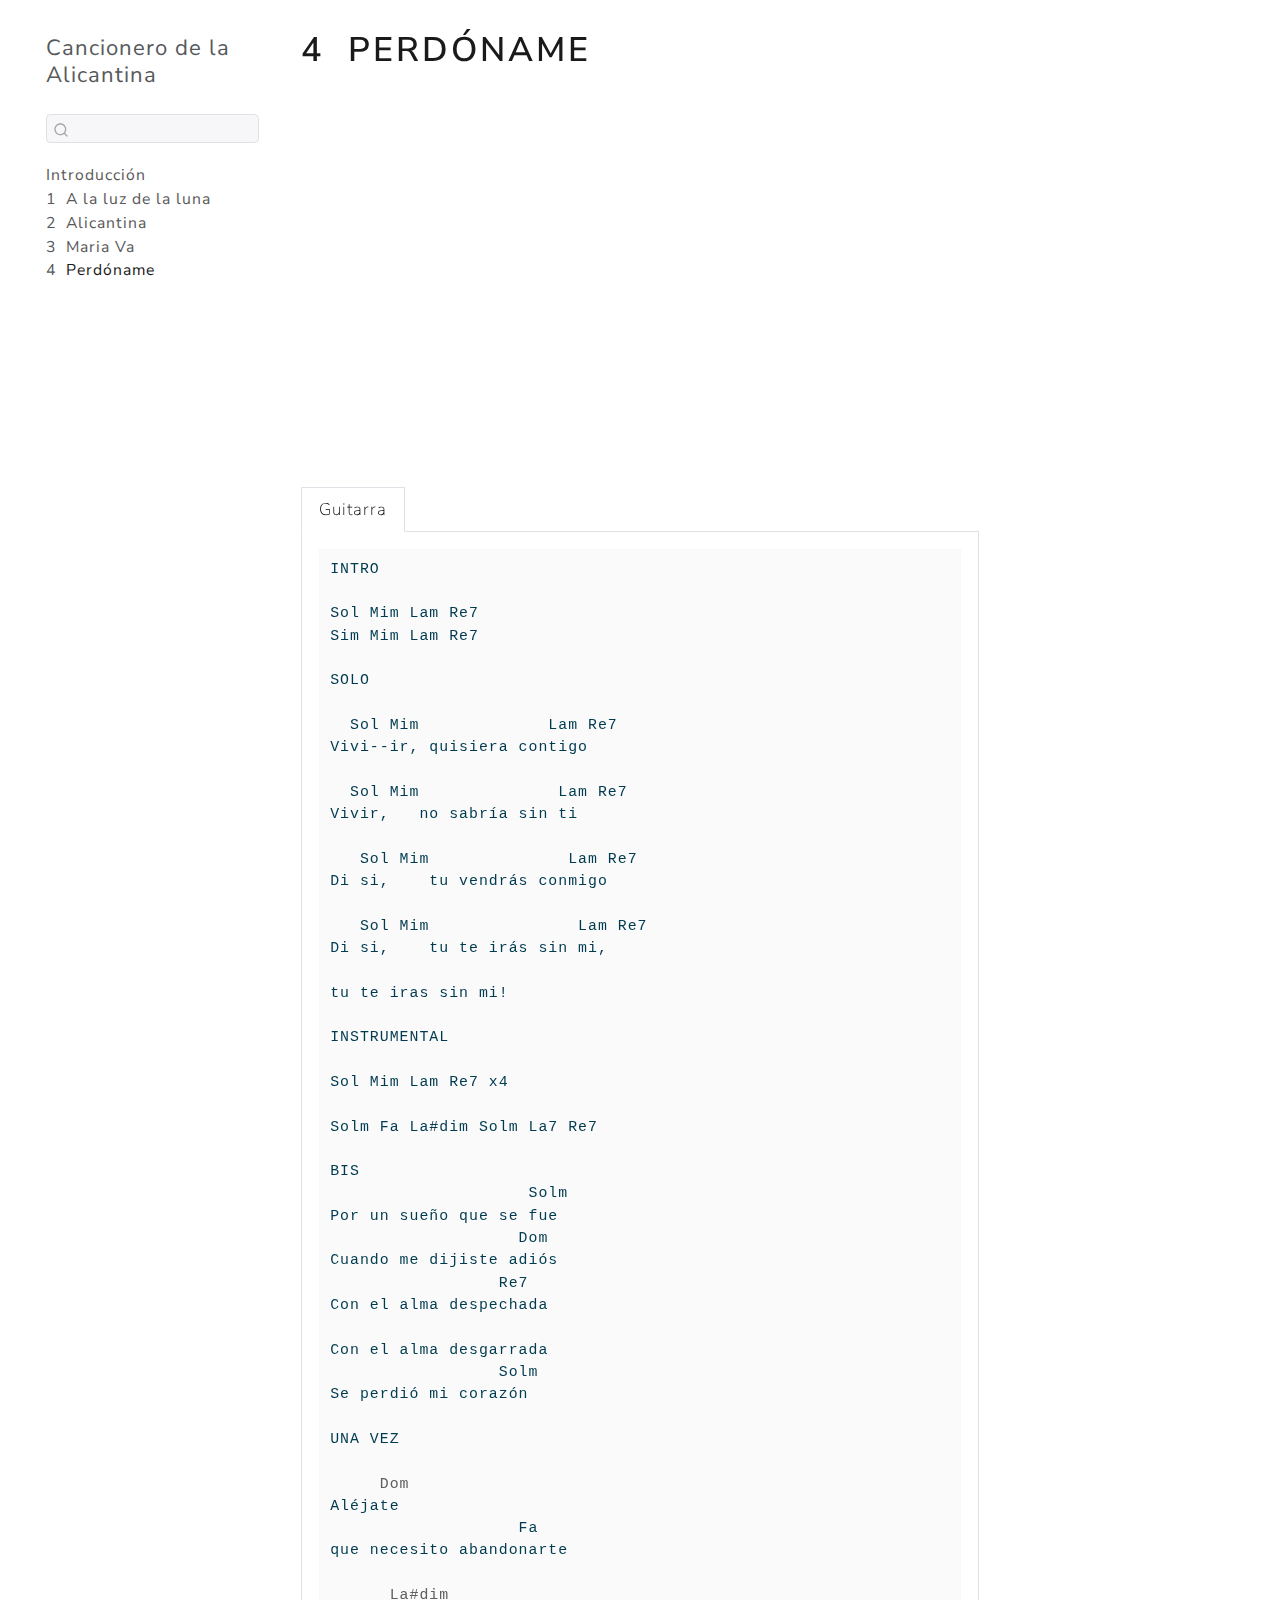
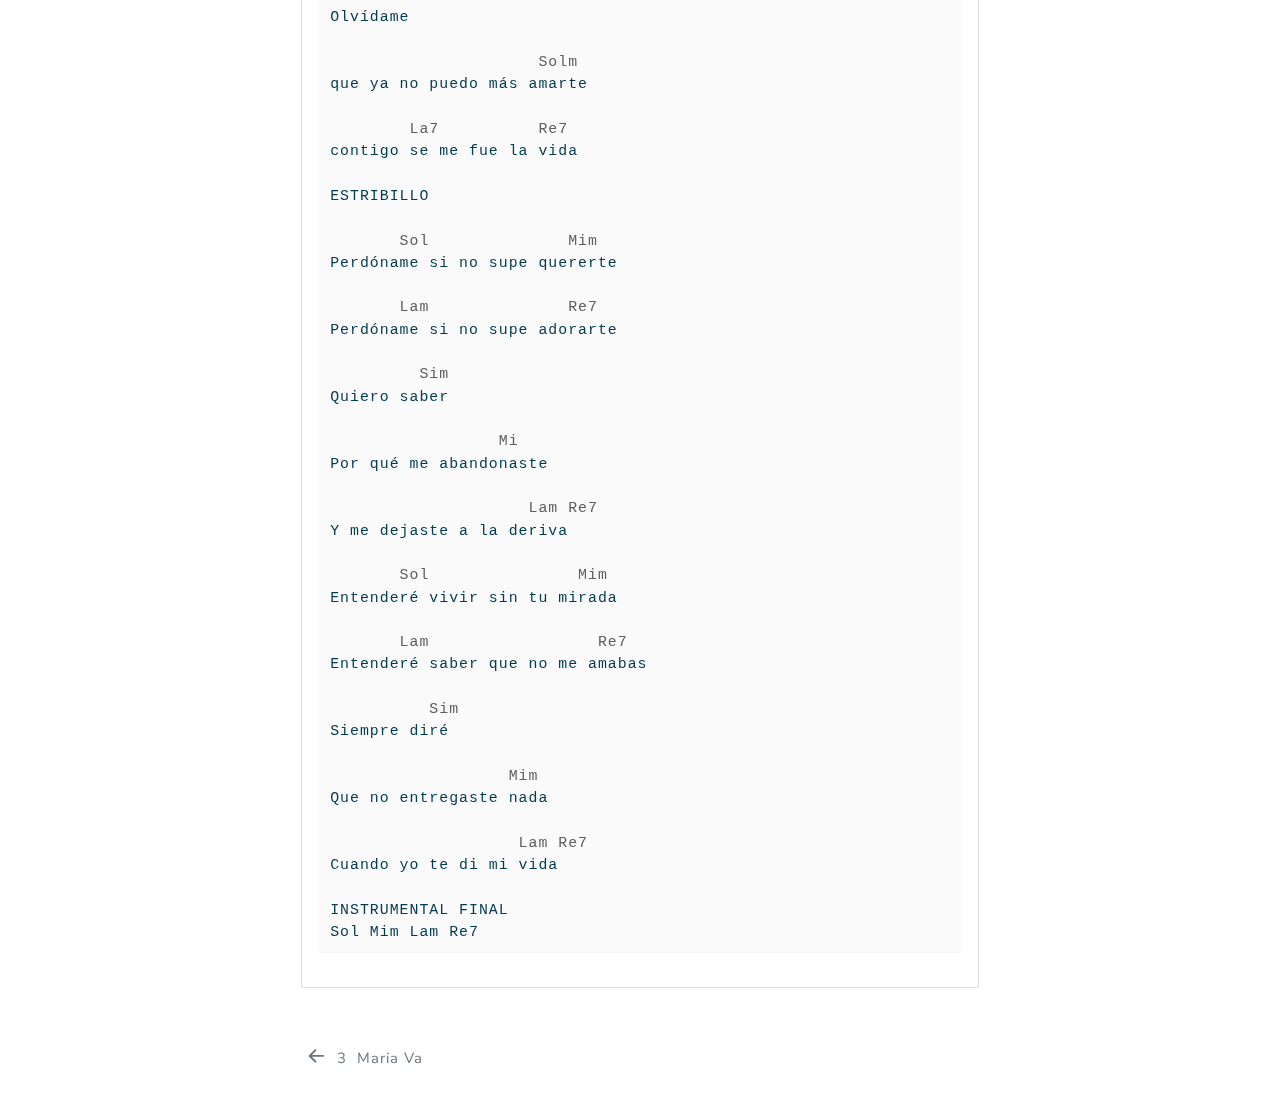
<file: _book/perdoname.html>
<!DOCTYPE html>
<html xmlns="http://www.w3.org/1999/xhtml" lang="en" xml:lang="en"><head>

<meta charset="utf-8">
<meta name="generator" content="quarto-1.8.26">

<meta name="viewport" content="width=device-width, initial-scale=1.0, user-scalable=yes">


<title>4&nbsp; Perdóname – Cancionero de la Alicantina</title>
<style>
code{white-space: pre-wrap;}
span.smallcaps{font-variant: small-caps;}
div.columns{display: flex; gap: min(4vw, 1.5em);}
div.column{flex: auto; overflow-x: auto;}
div.hanging-indent{margin-left: 1.5em; text-indent: -1.5em;}
ul.task-list{list-style: none;}
ul.task-list li input[type="checkbox"] {
  width: 0.8em;
  margin: 0 0.8em 0.2em -1em; /* quarto-specific, see https://github.com/quarto-dev/quarto-cli/issues/4556 */ 
  vertical-align: middle;
}
/* CSS for syntax highlighting */
html { -webkit-text-size-adjust: 100%; }
pre > code.sourceCode { white-space: pre; position: relative; }
pre > code.sourceCode > span { display: inline-block; line-height: 1.25; }
pre > code.sourceCode > span:empty { height: 1.2em; }
.sourceCode { overflow: visible; }
code.sourceCode > span { color: inherit; text-decoration: inherit; }
div.sourceCode { margin: 1em 0; }
pre.sourceCode { margin: 0; }
@media screen {
div.sourceCode { overflow: auto; }
}
@media print {
pre > code.sourceCode { white-space: pre-wrap; }
pre > code.sourceCode > span { text-indent: -5em; padding-left: 5em; }
}
pre.numberSource code
  { counter-reset: source-line 0; }
pre.numberSource code > span
  { position: relative; left: -4em; counter-increment: source-line; }
pre.numberSource code > span > a:first-child::before
  { content: counter(source-line);
    position: relative; left: -1em; text-align: right; vertical-align: baseline;
    border: none; display: inline-block;
    -webkit-touch-callout: none; -webkit-user-select: none;
    -khtml-user-select: none; -moz-user-select: none;
    -ms-user-select: none; user-select: none;
    padding: 0 4px; width: 4em;
  }
pre.numberSource { margin-left: 3em;  padding-left: 4px; }
div.sourceCode
  {   }
@media screen {
pre > code.sourceCode > span > a:first-child::before { text-decoration: underline; }
}
</style>


<script src="site_libs/quarto-nav/quarto-nav.js"></script>
<script src="site_libs/quarto-nav/headroom.min.js"></script>
<script src="site_libs/clipboard/clipboard.min.js"></script>
<script src="site_libs/quarto-search/autocomplete.umd.js"></script>
<script src="site_libs/quarto-search/fuse.min.js"></script>
<script src="site_libs/quarto-search/quarto-search.js"></script>
<meta name="quarto:offset" content="./">
<link href="./maria_va.html" rel="prev">
<script src="site_libs/quarto-html/quarto.js" type="module"></script>
<script src="site_libs/quarto-html/tabsets/tabsets.js" type="module"></script>
<script src="site_libs/quarto-html/axe/axe-check.js" type="module"></script>
<script src="site_libs/quarto-html/popper.min.js"></script>
<script src="site_libs/quarto-html/tippy.umd.min.js"></script>
<script src="site_libs/quarto-html/anchor.min.js"></script>
<link href="site_libs/quarto-html/tippy.css" rel="stylesheet">
<link href="site_libs/quarto-html/quarto-syntax-highlighting-587c61ba64f3a5504c4d52d930310e48.css" rel="stylesheet" id="quarto-text-highlighting-styles">
<script src="site_libs/bootstrap/bootstrap.min.js"></script>
<link href="site_libs/bootstrap/bootstrap-icons.css" rel="stylesheet">
<link href="site_libs/bootstrap/bootstrap-5c4e9e4da925c582784d618c884a828f.min.css" rel="stylesheet" append-hash="true" id="quarto-bootstrap" data-mode="light">
<script id="quarto-search-options" type="application/json">{
  "location": "sidebar",
  "copy-button": false,
  "collapse-after": 3,
  "panel-placement": "start",
  "type": "textbox",
  "limit": 50,
  "keyboard-shortcut": [
    "f",
    "/",
    "s"
  ],
  "show-item-context": false,
  "language": {
    "search-no-results-text": "No results",
    "search-matching-documents-text": "matching documents",
    "search-copy-link-title": "Copy link to search",
    "search-hide-matches-text": "Hide additional matches",
    "search-more-match-text": "more match in this document",
    "search-more-matches-text": "more matches in this document",
    "search-clear-button-title": "Clear",
    "search-text-placeholder": "",
    "search-detached-cancel-button-title": "Cancel",
    "search-submit-button-title": "Submit",
    "search-label": "Search"
  }
}</script>


</head>

<body class="nav-sidebar floating quarto-light">

<div id="quarto-search-results"></div>
  <header id="quarto-header" class="headroom fixed-top">
  <nav class="quarto-secondary-nav">
    <div class="container-fluid d-flex">
      <button type="button" class="quarto-btn-toggle btn" data-bs-toggle="collapse" role="button" data-bs-target=".quarto-sidebar-collapse-item" aria-controls="quarto-sidebar" aria-expanded="false" aria-label="Toggle sidebar navigation" onclick="if (window.quartoToggleHeadroom) { window.quartoToggleHeadroom(); }">
        <i class="bi bi-layout-text-sidebar-reverse"></i>
      </button>
        <nav class="quarto-page-breadcrumbs" aria-label="breadcrumb"><ol class="breadcrumb"><li class="breadcrumb-item"><a href="./perdoname.html"><span class="chapter-number">4</span>&nbsp; <span class="chapter-title">Perdóname</span></a></li></ol></nav>
        <a class="flex-grow-1" role="navigation" data-bs-toggle="collapse" data-bs-target=".quarto-sidebar-collapse-item" aria-controls="quarto-sidebar" aria-expanded="false" aria-label="Toggle sidebar navigation" onclick="if (window.quartoToggleHeadroom) { window.quartoToggleHeadroom(); }">      
        </a>
      <button type="button" class="btn quarto-search-button" aria-label="Search" onclick="window.quartoOpenSearch();">
        <i class="bi bi-search"></i>
      </button>
    </div>
  </nav>
</header>
<!-- content -->
<div id="quarto-content" class="quarto-container page-columns page-rows-contents page-layout-article">
<!-- sidebar -->
  <nav id="quarto-sidebar" class="sidebar collapse collapse-horizontal quarto-sidebar-collapse-item sidebar-navigation floating overflow-auto">
    <div class="pt-lg-2 mt-2 text-left sidebar-header">
    <div class="sidebar-title mb-0 py-0">
      <a href="./">Cancionero de la Alicantina</a> 
    </div>
      </div>
        <div class="mt-2 flex-shrink-0 align-items-center">
        <div class="sidebar-search">
        <div id="quarto-search" class="" title="Search"></div>
        </div>
        </div>
    <div class="sidebar-menu-container"> 
    <ul class="list-unstyled mt-1">
        <li class="sidebar-item">
  <div class="sidebar-item-container"> 
  <a href="./index.html" class="sidebar-item-text sidebar-link">
 <span class="menu-text">Introducción</span></a>
  </div>
</li>
        <li class="sidebar-item">
  <div class="sidebar-item-container"> 
  <a href="./a_la_luz_de_la_luna.html" class="sidebar-item-text sidebar-link">
 <span class="menu-text"><span class="chapter-number">1</span>&nbsp; <span class="chapter-title">A la luz de la luna</span></span></a>
  </div>
</li>
        <li class="sidebar-item">
  <div class="sidebar-item-container"> 
  <a href="./alicantina.html" class="sidebar-item-text sidebar-link">
 <span class="menu-text"><span class="chapter-number">2</span>&nbsp; <span class="chapter-title">Alicantina</span></span></a>
  </div>
</li>
        <li class="sidebar-item">
  <div class="sidebar-item-container"> 
  <a href="./maria_va.html" class="sidebar-item-text sidebar-link">
 <span class="menu-text"><span class="chapter-number">3</span>&nbsp; <span class="chapter-title">Maria Va</span></span></a>
  </div>
</li>
        <li class="sidebar-item">
  <div class="sidebar-item-container"> 
  <a href="./perdoname.html" class="sidebar-item-text sidebar-link active">
 <span class="menu-text"><span class="chapter-number">4</span>&nbsp; <span class="chapter-title">Perdóname</span></span></a>
  </div>
</li>
    </ul>
    </div>
</nav>
<div id="quarto-sidebar-glass" class="quarto-sidebar-collapse-item" data-bs-toggle="collapse" data-bs-target=".quarto-sidebar-collapse-item"></div>
<!-- margin-sidebar -->
    <div id="quarto-margin-sidebar" class="sidebar margin-sidebar zindex-bottom">
        
    </div>
<!-- main -->
<main class="content" id="quarto-document-content">

<header id="title-block-header" class="quarto-title-block default">
<div class="quarto-title">
<h1 class="title"><span class="chapter-number">4</span>&nbsp; <span class="chapter-title">Perdóname</span></h1>
</div>



<div class="quarto-title-meta">

    
  
    
  </div>
  


</header>


<div class="quarto-video ratio ratio-16x9"><iframe data-external="1" src="https://www.youtube.com/embed/491kWPIZL3A" title="" frameborder="0" allow="accelerometer; autoplay; clipboard-write; encrypted-media; gyroscope; picture-in-picture" allowfullscreen=""></iframe></div>
<div class="tabset-margin-container"></div><div class="panel-tabset">
<ul class="nav nav-tabs" role="tablist"><li class="nav-item" role="presentation"><a class="nav-link active" id="tabset-1-1-tab" data-bs-toggle="tab" data-bs-target="#tabset-1-1" role="tab" aria-controls="tabset-1-1" aria-selected="true" href="">Guitarra</a></li></ul>
<div class="tab-content">
<div id="tabset-1-1" class="tab-pane active" role="tabpanel" aria-labelledby="tabset-1-1-tab">
<div class="code-copy-outer-scaffold"><div class="sourceCode" id="cb1"><pre class="sourceCode markdown code-with-copy"><code class="sourceCode markdown"><span id="cb1-1"><a href="#cb1-1" aria-hidden="true" tabindex="-1"></a>INTRO</span>
<span id="cb1-2"><a href="#cb1-2" aria-hidden="true" tabindex="-1"></a></span>
<span id="cb1-3"><a href="#cb1-3" aria-hidden="true" tabindex="-1"></a>Sol Mim Lam Re7 </span>
<span id="cb1-4"><a href="#cb1-4" aria-hidden="true" tabindex="-1"></a>Sim Mim Lam Re7</span>
<span id="cb1-5"><a href="#cb1-5" aria-hidden="true" tabindex="-1"></a></span>
<span id="cb1-6"><a href="#cb1-6" aria-hidden="true" tabindex="-1"></a>SOLO</span>
<span id="cb1-7"><a href="#cb1-7" aria-hidden="true" tabindex="-1"></a></span>
<span id="cb1-8"><a href="#cb1-8" aria-hidden="true" tabindex="-1"></a>  Sol Mim             Lam Re7</span>
<span id="cb1-9"><a href="#cb1-9" aria-hidden="true" tabindex="-1"></a>Vivi--ir, quisiera contigo</span>
<span id="cb1-10"><a href="#cb1-10" aria-hidden="true" tabindex="-1"></a></span>
<span id="cb1-11"><a href="#cb1-11" aria-hidden="true" tabindex="-1"></a>  Sol Mim              Lam Re7</span>
<span id="cb1-12"><a href="#cb1-12" aria-hidden="true" tabindex="-1"></a>Vivir,   no sabría sin ti</span>
<span id="cb1-13"><a href="#cb1-13" aria-hidden="true" tabindex="-1"></a></span>
<span id="cb1-14"><a href="#cb1-14" aria-hidden="true" tabindex="-1"></a>   Sol Mim              Lam Re7</span>
<span id="cb1-15"><a href="#cb1-15" aria-hidden="true" tabindex="-1"></a>Di si,    tu vendrás conmigo</span>
<span id="cb1-16"><a href="#cb1-16" aria-hidden="true" tabindex="-1"></a></span>
<span id="cb1-17"><a href="#cb1-17" aria-hidden="true" tabindex="-1"></a>   Sol Mim               Lam Re7</span>
<span id="cb1-18"><a href="#cb1-18" aria-hidden="true" tabindex="-1"></a>Di si,    tu te irás sin mi,</span>
<span id="cb1-19"><a href="#cb1-19" aria-hidden="true" tabindex="-1"></a></span>
<span id="cb1-20"><a href="#cb1-20" aria-hidden="true" tabindex="-1"></a>tu te iras sin mi!</span>
<span id="cb1-21"><a href="#cb1-21" aria-hidden="true" tabindex="-1"></a></span>
<span id="cb1-22"><a href="#cb1-22" aria-hidden="true" tabindex="-1"></a>INSTRUMENTAL</span>
<span id="cb1-23"><a href="#cb1-23" aria-hidden="true" tabindex="-1"></a></span>
<span id="cb1-24"><a href="#cb1-24" aria-hidden="true" tabindex="-1"></a>Sol Mim Lam Re7 x4</span>
<span id="cb1-25"><a href="#cb1-25" aria-hidden="true" tabindex="-1"></a></span>
<span id="cb1-26"><a href="#cb1-26" aria-hidden="true" tabindex="-1"></a>Solm Fa La#dim Solm La7 Re7</span>
<span id="cb1-27"><a href="#cb1-27" aria-hidden="true" tabindex="-1"></a></span>
<span id="cb1-28"><a href="#cb1-28" aria-hidden="true" tabindex="-1"></a>BIS</span>
<span id="cb1-29"><a href="#cb1-29" aria-hidden="true" tabindex="-1"></a>                    Solm</span>
<span id="cb1-30"><a href="#cb1-30" aria-hidden="true" tabindex="-1"></a>Por un sueño que se fue</span>
<span id="cb1-31"><a href="#cb1-31" aria-hidden="true" tabindex="-1"></a>                   Dom</span>
<span id="cb1-32"><a href="#cb1-32" aria-hidden="true" tabindex="-1"></a>Cuando me dijiste adiós</span>
<span id="cb1-33"><a href="#cb1-33" aria-hidden="true" tabindex="-1"></a>                 Re7</span>
<span id="cb1-34"><a href="#cb1-34" aria-hidden="true" tabindex="-1"></a>Con el alma despechada</span>
<span id="cb1-35"><a href="#cb1-35" aria-hidden="true" tabindex="-1"></a></span>
<span id="cb1-36"><a href="#cb1-36" aria-hidden="true" tabindex="-1"></a>Con el alma desgarrada</span>
<span id="cb1-37"><a href="#cb1-37" aria-hidden="true" tabindex="-1"></a>                 Solm</span>
<span id="cb1-38"><a href="#cb1-38" aria-hidden="true" tabindex="-1"></a>Se perdió mi corazón</span>
<span id="cb1-39"><a href="#cb1-39" aria-hidden="true" tabindex="-1"></a></span>
<span id="cb1-40"><a href="#cb1-40" aria-hidden="true" tabindex="-1"></a>UNA VEZ</span>
<span id="cb1-41"><a href="#cb1-41" aria-hidden="true" tabindex="-1"></a></span>
<span id="cb1-42"><a href="#cb1-42" aria-hidden="true" tabindex="-1"></a><span class="in">     Dom </span></span>
<span id="cb1-43"><a href="#cb1-43" aria-hidden="true" tabindex="-1"></a>Aléjate </span>
<span id="cb1-44"><a href="#cb1-44" aria-hidden="true" tabindex="-1"></a>                   Fa</span>
<span id="cb1-45"><a href="#cb1-45" aria-hidden="true" tabindex="-1"></a>que necesito abandonarte</span>
<span id="cb1-46"><a href="#cb1-46" aria-hidden="true" tabindex="-1"></a></span>
<span id="cb1-47"><a href="#cb1-47" aria-hidden="true" tabindex="-1"></a><span class="in">      La#dim</span></span>
<span id="cb1-48"><a href="#cb1-48" aria-hidden="true" tabindex="-1"></a>Olvídame </span>
<span id="cb1-49"><a href="#cb1-49" aria-hidden="true" tabindex="-1"></a></span>
<span id="cb1-50"><a href="#cb1-50" aria-hidden="true" tabindex="-1"></a><span class="in">                     Solm</span></span>
<span id="cb1-51"><a href="#cb1-51" aria-hidden="true" tabindex="-1"></a>que ya no puedo más amarte</span>
<span id="cb1-52"><a href="#cb1-52" aria-hidden="true" tabindex="-1"></a></span>
<span id="cb1-53"><a href="#cb1-53" aria-hidden="true" tabindex="-1"></a><span class="in">        La7          Re7</span></span>
<span id="cb1-54"><a href="#cb1-54" aria-hidden="true" tabindex="-1"></a>contigo se me fue la vida</span>
<span id="cb1-55"><a href="#cb1-55" aria-hidden="true" tabindex="-1"></a></span>
<span id="cb1-56"><a href="#cb1-56" aria-hidden="true" tabindex="-1"></a>ESTRIBILLO</span>
<span id="cb1-57"><a href="#cb1-57" aria-hidden="true" tabindex="-1"></a></span>
<span id="cb1-58"><a href="#cb1-58" aria-hidden="true" tabindex="-1"></a><span class="in">       Sol              Mim</span></span>
<span id="cb1-59"><a href="#cb1-59" aria-hidden="true" tabindex="-1"></a>Perdóname si no supe quererte</span>
<span id="cb1-60"><a href="#cb1-60" aria-hidden="true" tabindex="-1"></a></span>
<span id="cb1-61"><a href="#cb1-61" aria-hidden="true" tabindex="-1"></a><span class="in">       Lam              Re7</span></span>
<span id="cb1-62"><a href="#cb1-62" aria-hidden="true" tabindex="-1"></a>Perdóname si no supe adorarte</span>
<span id="cb1-63"><a href="#cb1-63" aria-hidden="true" tabindex="-1"></a></span>
<span id="cb1-64"><a href="#cb1-64" aria-hidden="true" tabindex="-1"></a><span class="in">         Sim</span></span>
<span id="cb1-65"><a href="#cb1-65" aria-hidden="true" tabindex="-1"></a>Quiero saber </span>
<span id="cb1-66"><a href="#cb1-66" aria-hidden="true" tabindex="-1"></a></span>
<span id="cb1-67"><a href="#cb1-67" aria-hidden="true" tabindex="-1"></a><span class="in">                 Mi</span></span>
<span id="cb1-68"><a href="#cb1-68" aria-hidden="true" tabindex="-1"></a>Por qué me abandonaste</span>
<span id="cb1-69"><a href="#cb1-69" aria-hidden="true" tabindex="-1"></a></span>
<span id="cb1-70"><a href="#cb1-70" aria-hidden="true" tabindex="-1"></a><span class="in">                    Lam Re7</span></span>
<span id="cb1-71"><a href="#cb1-71" aria-hidden="true" tabindex="-1"></a>Y me dejaste a la deriva</span>
<span id="cb1-72"><a href="#cb1-72" aria-hidden="true" tabindex="-1"></a></span>
<span id="cb1-73"><a href="#cb1-73" aria-hidden="true" tabindex="-1"></a><span class="in">       Sol               Mim</span></span>
<span id="cb1-74"><a href="#cb1-74" aria-hidden="true" tabindex="-1"></a>Entenderé vivir sin tu mirada</span>
<span id="cb1-75"><a href="#cb1-75" aria-hidden="true" tabindex="-1"></a></span>
<span id="cb1-76"><a href="#cb1-76" aria-hidden="true" tabindex="-1"></a><span class="in">       Lam                 Re7</span></span>
<span id="cb1-77"><a href="#cb1-77" aria-hidden="true" tabindex="-1"></a>Entenderé saber que no me amabas</span>
<span id="cb1-78"><a href="#cb1-78" aria-hidden="true" tabindex="-1"></a></span>
<span id="cb1-79"><a href="#cb1-79" aria-hidden="true" tabindex="-1"></a><span class="in">          Sim</span></span>
<span id="cb1-80"><a href="#cb1-80" aria-hidden="true" tabindex="-1"></a>Siempre diré</span>
<span id="cb1-81"><a href="#cb1-81" aria-hidden="true" tabindex="-1"></a></span>
<span id="cb1-82"><a href="#cb1-82" aria-hidden="true" tabindex="-1"></a><span class="in">                  Mim </span></span>
<span id="cb1-83"><a href="#cb1-83" aria-hidden="true" tabindex="-1"></a>Que no entregaste nada</span>
<span id="cb1-84"><a href="#cb1-84" aria-hidden="true" tabindex="-1"></a></span>
<span id="cb1-85"><a href="#cb1-85" aria-hidden="true" tabindex="-1"></a><span class="in">                   Lam Re7</span></span>
<span id="cb1-86"><a href="#cb1-86" aria-hidden="true" tabindex="-1"></a>Cuando yo te di mi vida</span>
<span id="cb1-87"><a href="#cb1-87" aria-hidden="true" tabindex="-1"></a></span>
<span id="cb1-88"><a href="#cb1-88" aria-hidden="true" tabindex="-1"></a>INSTRUMENTAL FINAL</span>
<span id="cb1-89"><a href="#cb1-89" aria-hidden="true" tabindex="-1"></a>Sol Mim Lam Re7</span></code></pre></div><button title="Copy to Clipboard" class="code-copy-button"><i class="bi"></i></button></div>
</div>
</div>
</div>



</main> <!-- /main -->
<script id="quarto-html-after-body" type="application/javascript">
  window.document.addEventListener("DOMContentLoaded", function (event) {
    const icon = "";
    const anchorJS = new window.AnchorJS();
    anchorJS.options = {
      placement: 'right',
      icon: icon
    };
    anchorJS.add('.anchored');
    const isCodeAnnotation = (el) => {
      for (const clz of el.classList) {
        if (clz.startsWith('code-annotation-')) {                     
          return true;
        }
      }
      return false;
    }
    const onCopySuccess = function(e) {
      // button target
      const button = e.trigger;
      // don't keep focus
      button.blur();
      // flash "checked"
      button.classList.add('code-copy-button-checked');
      var currentTitle = button.getAttribute("title");
      button.setAttribute("title", "Copied!");
      let tooltip;
      if (window.bootstrap) {
        button.setAttribute("data-bs-toggle", "tooltip");
        button.setAttribute("data-bs-placement", "left");
        button.setAttribute("data-bs-title", "Copied!");
        tooltip = new bootstrap.Tooltip(button, 
          { trigger: "manual", 
            customClass: "code-copy-button-tooltip",
            offset: [0, -8]});
        tooltip.show();    
      }
      setTimeout(function() {
        if (tooltip) {
          tooltip.hide();
          button.removeAttribute("data-bs-title");
          button.removeAttribute("data-bs-toggle");
          button.removeAttribute("data-bs-placement");
        }
        button.setAttribute("title", currentTitle);
        button.classList.remove('code-copy-button-checked');
      }, 1000);
      // clear code selection
      e.clearSelection();
    }
    const getTextToCopy = function(trigger) {
      const outerScaffold = trigger.parentElement.cloneNode(true);
      const codeEl = outerScaffold.querySelector('code');
      for (const childEl of codeEl.children) {
        if (isCodeAnnotation(childEl)) {
          childEl.remove();
        }
      }
      return codeEl.innerText;
    }
    const clipboard = new window.ClipboardJS('.code-copy-button:not([data-in-quarto-modal])', {
      text: getTextToCopy
    });
    clipboard.on('success', onCopySuccess);
    if (window.document.getElementById('quarto-embedded-source-code-modal')) {
      const clipboardModal = new window.ClipboardJS('.code-copy-button[data-in-quarto-modal]', {
        text: getTextToCopy,
        container: window.document.getElementById('quarto-embedded-source-code-modal')
      });
      clipboardModal.on('success', onCopySuccess);
    }
      var localhostRegex = new RegExp(/^(?:http|https):\/\/localhost\:?[0-9]*\//);
      var mailtoRegex = new RegExp(/^mailto:/);
        var filterRegex = new RegExp('/' + window.location.host + '/');
      var isInternal = (href) => {
          return filterRegex.test(href) || localhostRegex.test(href) || mailtoRegex.test(href);
      }
      // Inspect non-navigation links and adorn them if external
     var links = window.document.querySelectorAll('a[href]:not(.nav-link):not(.navbar-brand):not(.toc-action):not(.sidebar-link):not(.sidebar-item-toggle):not(.pagination-link):not(.no-external):not([aria-hidden]):not(.dropdown-item):not(.quarto-navigation-tool):not(.about-link)');
      for (var i=0; i<links.length; i++) {
        const link = links[i];
        if (!isInternal(link.href)) {
          // undo the damage that might have been done by quarto-nav.js in the case of
          // links that we want to consider external
          if (link.dataset.originalHref !== undefined) {
            link.href = link.dataset.originalHref;
          }
        }
      }
    function tippyHover(el, contentFn, onTriggerFn, onUntriggerFn) {
      const config = {
        allowHTML: true,
        maxWidth: 500,
        delay: 100,
        arrow: false,
        appendTo: function(el) {
            return el.parentElement;
        },
        interactive: true,
        interactiveBorder: 10,
        theme: 'quarto',
        placement: 'bottom-start',
      };
      if (contentFn) {
        config.content = contentFn;
      }
      if (onTriggerFn) {
        config.onTrigger = onTriggerFn;
      }
      if (onUntriggerFn) {
        config.onUntrigger = onUntriggerFn;
      }
      window.tippy(el, config); 
    }
    const noterefs = window.document.querySelectorAll('a[role="doc-noteref"]');
    for (var i=0; i<noterefs.length; i++) {
      const ref = noterefs[i];
      tippyHover(ref, function() {
        // use id or data attribute instead here
        let href = ref.getAttribute('data-footnote-href') || ref.getAttribute('href');
        try { href = new URL(href).hash; } catch {}
        const id = href.replace(/^#\/?/, "");
        const note = window.document.getElementById(id);
        if (note) {
          return note.innerHTML;
        } else {
          return "";
        }
      });
    }
    const xrefs = window.document.querySelectorAll('a.quarto-xref');
    const processXRef = (id, note) => {
      // Strip column container classes
      const stripColumnClz = (el) => {
        el.classList.remove("page-full", "page-columns");
        if (el.children) {
          for (const child of el.children) {
            stripColumnClz(child);
          }
        }
      }
      stripColumnClz(note)
      if (id === null || id.startsWith('sec-')) {
        // Special case sections, only their first couple elements
        const container = document.createElement("div");
        if (note.children && note.children.length > 2) {
          container.appendChild(note.children[0].cloneNode(true));
          for (let i = 1; i < note.children.length; i++) {
            const child = note.children[i];
            if (child.tagName === "P" && child.innerText === "") {
              continue;
            } else {
              container.appendChild(child.cloneNode(true));
              break;
            }
          }
          if (window.Quarto?.typesetMath) {
            window.Quarto.typesetMath(container);
          }
          return container.innerHTML
        } else {
          if (window.Quarto?.typesetMath) {
            window.Quarto.typesetMath(note);
          }
          return note.innerHTML;
        }
      } else {
        // Remove any anchor links if they are present
        const anchorLink = note.querySelector('a.anchorjs-link');
        if (anchorLink) {
          anchorLink.remove();
        }
        if (window.Quarto?.typesetMath) {
          window.Quarto.typesetMath(note);
        }
        if (note.classList.contains("callout")) {
          return note.outerHTML;
        } else {
          return note.innerHTML;
        }
      }
    }
    for (var i=0; i<xrefs.length; i++) {
      const xref = xrefs[i];
      tippyHover(xref, undefined, function(instance) {
        instance.disable();
        let url = xref.getAttribute('href');
        let hash = undefined; 
        if (url.startsWith('#')) {
          hash = url;
        } else {
          try { hash = new URL(url).hash; } catch {}
        }
        if (hash) {
          const id = hash.replace(/^#\/?/, "");
          const note = window.document.getElementById(id);
          if (note !== null) {
            try {
              const html = processXRef(id, note.cloneNode(true));
              instance.setContent(html);
            } finally {
              instance.enable();
              instance.show();
            }
          } else {
            // See if we can fetch this
            fetch(url.split('#')[0])
            .then(res => res.text())
            .then(html => {
              const parser = new DOMParser();
              const htmlDoc = parser.parseFromString(html, "text/html");
              const note = htmlDoc.getElementById(id);
              if (note !== null) {
                const html = processXRef(id, note);
                instance.setContent(html);
              } 
            }).finally(() => {
              instance.enable();
              instance.show();
            });
          }
        } else {
          // See if we can fetch a full url (with no hash to target)
          // This is a special case and we should probably do some content thinning / targeting
          fetch(url)
          .then(res => res.text())
          .then(html => {
            const parser = new DOMParser();
            const htmlDoc = parser.parseFromString(html, "text/html");
            const note = htmlDoc.querySelector('main.content');
            if (note !== null) {
              // This should only happen for chapter cross references
              // (since there is no id in the URL)
              // remove the first header
              if (note.children.length > 0 && note.children[0].tagName === "HEADER") {
                note.children[0].remove();
              }
              const html = processXRef(null, note);
              instance.setContent(html);
            } 
          }).finally(() => {
            instance.enable();
            instance.show();
          });
        }
      }, function(instance) {
      });
    }
        let selectedAnnoteEl;
        const selectorForAnnotation = ( cell, annotation) => {
          let cellAttr = 'data-code-cell="' + cell + '"';
          let lineAttr = 'data-code-annotation="' +  annotation + '"';
          const selector = 'span[' + cellAttr + '][' + lineAttr + ']';
          return selector;
        }
        const selectCodeLines = (annoteEl) => {
          const doc = window.document;
          const targetCell = annoteEl.getAttribute("data-target-cell");
          const targetAnnotation = annoteEl.getAttribute("data-target-annotation");
          const annoteSpan = window.document.querySelector(selectorForAnnotation(targetCell, targetAnnotation));
          const lines = annoteSpan.getAttribute("data-code-lines").split(",");
          const lineIds = lines.map((line) => {
            return targetCell + "-" + line;
          })
          let top = null;
          let height = null;
          let parent = null;
          if (lineIds.length > 0) {
              //compute the position of the single el (top and bottom and make a div)
              const el = window.document.getElementById(lineIds[0]);
              top = el.offsetTop;
              height = el.offsetHeight;
              parent = el.parentElement.parentElement;
            if (lineIds.length > 1) {
              const lastEl = window.document.getElementById(lineIds[lineIds.length - 1]);
              const bottom = lastEl.offsetTop + lastEl.offsetHeight;
              height = bottom - top;
            }
            if (top !== null && height !== null && parent !== null) {
              // cook up a div (if necessary) and position it 
              let div = window.document.getElementById("code-annotation-line-highlight");
              if (div === null) {
                div = window.document.createElement("div");
                div.setAttribute("id", "code-annotation-line-highlight");
                div.style.position = 'absolute';
                parent.appendChild(div);
              }
              div.style.top = top - 2 + "px";
              div.style.height = height + 4 + "px";
              div.style.left = 0;
              let gutterDiv = window.document.getElementById("code-annotation-line-highlight-gutter");
              if (gutterDiv === null) {
                gutterDiv = window.document.createElement("div");
                gutterDiv.setAttribute("id", "code-annotation-line-highlight-gutter");
                gutterDiv.style.position = 'absolute';
                const codeCell = window.document.getElementById(targetCell);
                const gutter = codeCell.querySelector('.code-annotation-gutter');
                gutter.appendChild(gutterDiv);
              }
              gutterDiv.style.top = top - 2 + "px";
              gutterDiv.style.height = height + 4 + "px";
            }
            selectedAnnoteEl = annoteEl;
          }
        };
        const unselectCodeLines = () => {
          const elementsIds = ["code-annotation-line-highlight", "code-annotation-line-highlight-gutter"];
          elementsIds.forEach((elId) => {
            const div = window.document.getElementById(elId);
            if (div) {
              div.remove();
            }
          });
          selectedAnnoteEl = undefined;
        };
          // Handle positioning of the toggle
      window.addEventListener(
        "resize",
        throttle(() => {
          elRect = undefined;
          if (selectedAnnoteEl) {
            selectCodeLines(selectedAnnoteEl);
          }
        }, 10)
      );
      function throttle(fn, ms) {
      let throttle = false;
      let timer;
        return (...args) => {
          if(!throttle) { // first call gets through
              fn.apply(this, args);
              throttle = true;
          } else { // all the others get throttled
              if(timer) clearTimeout(timer); // cancel #2
              timer = setTimeout(() => {
                fn.apply(this, args);
                timer = throttle = false;
              }, ms);
          }
        };
      }
        // Attach click handler to the DT
        const annoteDls = window.document.querySelectorAll('dt[data-target-cell]');
        for (const annoteDlNode of annoteDls) {
          annoteDlNode.addEventListener('click', (event) => {
            const clickedEl = event.target;
            if (clickedEl !== selectedAnnoteEl) {
              unselectCodeLines();
              const activeEl = window.document.querySelector('dt[data-target-cell].code-annotation-active');
              if (activeEl) {
                activeEl.classList.remove('code-annotation-active');
              }
              selectCodeLines(clickedEl);
              clickedEl.classList.add('code-annotation-active');
            } else {
              // Unselect the line
              unselectCodeLines();
              clickedEl.classList.remove('code-annotation-active');
            }
          });
        }
    const findCites = (el) => {
      const parentEl = el.parentElement;
      if (parentEl) {
        const cites = parentEl.dataset.cites;
        if (cites) {
          return {
            el,
            cites: cites.split(' ')
          };
        } else {
          return findCites(el.parentElement)
        }
      } else {
        return undefined;
      }
    };
    var bibliorefs = window.document.querySelectorAll('a[role="doc-biblioref"]');
    for (var i=0; i<bibliorefs.length; i++) {
      const ref = bibliorefs[i];
      const citeInfo = findCites(ref);
      if (citeInfo) {
        tippyHover(citeInfo.el, function() {
          var popup = window.document.createElement('div');
          citeInfo.cites.forEach(function(cite) {
            var citeDiv = window.document.createElement('div');
            citeDiv.classList.add('hanging-indent');
            citeDiv.classList.add('csl-entry');
            var biblioDiv = window.document.getElementById('ref-' + cite);
            if (biblioDiv) {
              citeDiv.innerHTML = biblioDiv.innerHTML;
            }
            popup.appendChild(citeDiv);
          });
          return popup.innerHTML;
        });
      }
    }
  });
  </script>
<nav class="page-navigation">
  <div class="nav-page nav-page-previous">
      <a href="./maria_va.html" class="pagination-link" aria-label="Maria Va">
        <i class="bi bi-arrow-left-short"></i> <span class="nav-page-text"><span class="chapter-number">3</span>&nbsp; <span class="chapter-title">Maria Va</span></span>
      </a>          
  </div>
  <div class="nav-page nav-page-next">
  </div>
</nav>
</div> <!-- /content -->




</body></html>
</file>
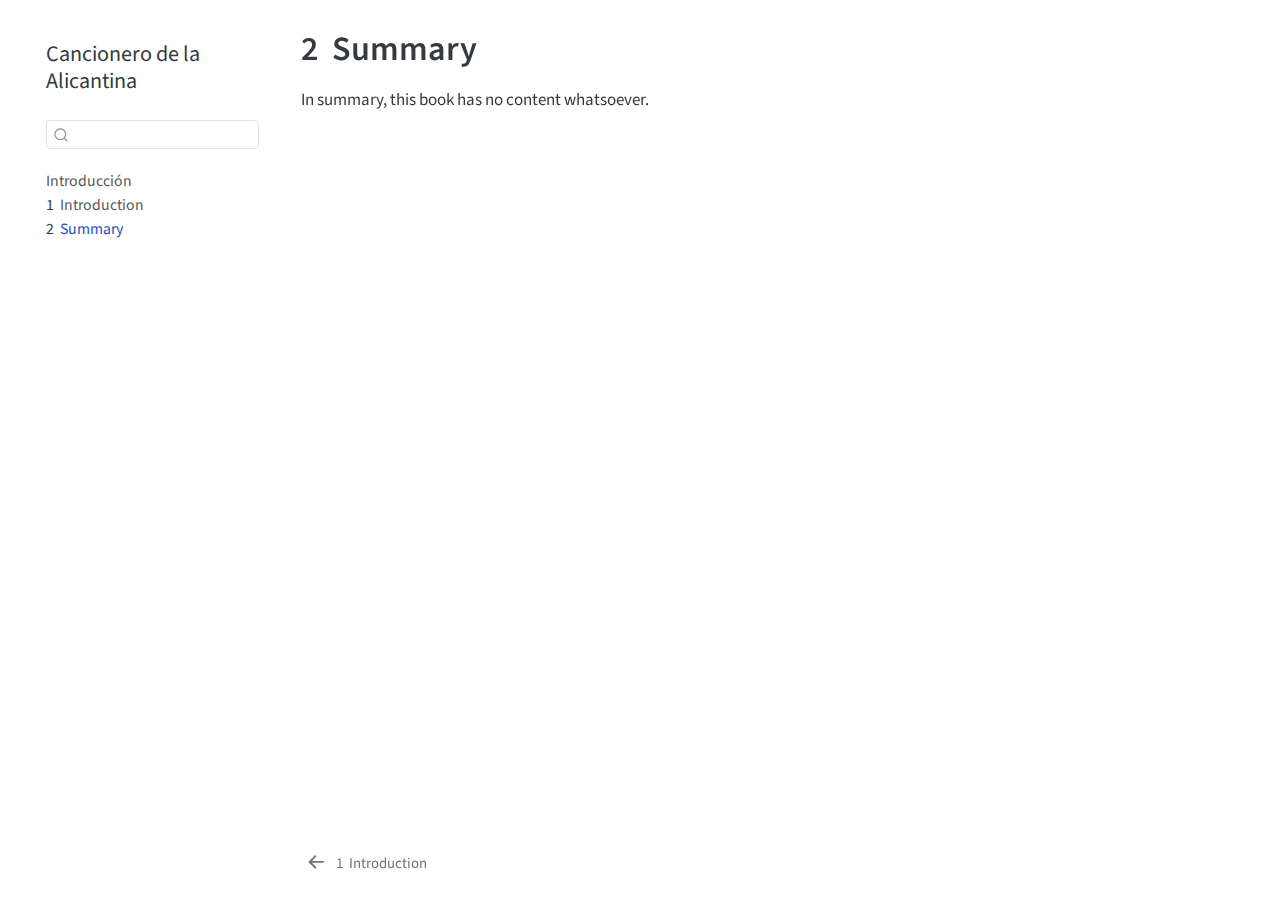
<file: _book/summary.html>
<!DOCTYPE html>
<html xmlns="http://www.w3.org/1999/xhtml" lang="en" xml:lang="en"><head>

<meta charset="utf-8">
<meta name="generator" content="quarto-1.8.25">

<meta name="viewport" content="width=device-width, initial-scale=1.0, user-scalable=yes">


<title>2&nbsp; Summary – Cancionero de la Alicantina</title>
<style>
code{white-space: pre-wrap;}
span.smallcaps{font-variant: small-caps;}
div.columns{display: flex; gap: min(4vw, 1.5em);}
div.column{flex: auto; overflow-x: auto;}
div.hanging-indent{margin-left: 1.5em; text-indent: -1.5em;}
ul.task-list{list-style: none;}
ul.task-list li input[type="checkbox"] {
  width: 0.8em;
  margin: 0 0.8em 0.2em -1em; /* quarto-specific, see https://github.com/quarto-dev/quarto-cli/issues/4556 */ 
  vertical-align: middle;
}
</style>


<script src="site_libs/quarto-nav/quarto-nav.js"></script>
<script src="site_libs/quarto-nav/headroom.min.js"></script>
<script src="site_libs/clipboard/clipboard.min.js"></script>
<script src="site_libs/quarto-search/autocomplete.umd.js"></script>
<script src="site_libs/quarto-search/fuse.min.js"></script>
<script src="site_libs/quarto-search/quarto-search.js"></script>
<meta name="quarto:offset" content="./">
<link href="./intro.html" rel="prev">
<script src="site_libs/quarto-html/quarto.js" type="module"></script>
<script src="site_libs/quarto-html/tabsets/tabsets.js" type="module"></script>
<script src="site_libs/quarto-html/axe/axe-check.js" type="module"></script>
<script src="site_libs/quarto-html/popper.min.js"></script>
<script src="site_libs/quarto-html/tippy.umd.min.js"></script>
<script src="site_libs/quarto-html/anchor.min.js"></script>
<link href="site_libs/quarto-html/tippy.css" rel="stylesheet">
<link href="site_libs/quarto-html/quarto-syntax-highlighting-7b89279ff1a6dce999919e0e67d4d9ec.css" rel="stylesheet" id="quarto-text-highlighting-styles">
<script src="site_libs/bootstrap/bootstrap.min.js"></script>
<link href="site_libs/bootstrap/bootstrap-icons.css" rel="stylesheet">
<link href="site_libs/bootstrap/bootstrap-9671f58b23adf1e547b0336de0541712.min.css" rel="stylesheet" append-hash="true" id="quarto-bootstrap" data-mode="light">
<script id="quarto-search-options" type="application/json">{
  "location": "sidebar",
  "copy-button": false,
  "collapse-after": 3,
  "panel-placement": "start",
  "type": "textbox",
  "limit": 50,
  "keyboard-shortcut": [
    "f",
    "/",
    "s"
  ],
  "show-item-context": false,
  "language": {
    "search-no-results-text": "No results",
    "search-matching-documents-text": "matching documents",
    "search-copy-link-title": "Copy link to search",
    "search-hide-matches-text": "Hide additional matches",
    "search-more-match-text": "more match in this document",
    "search-more-matches-text": "more matches in this document",
    "search-clear-button-title": "Clear",
    "search-text-placeholder": "",
    "search-detached-cancel-button-title": "Cancel",
    "search-submit-button-title": "Submit",
    "search-label": "Search"
  }
}</script>


</head>

<body class="nav-sidebar floating quarto-light">

<div id="quarto-search-results"></div>
  <header id="quarto-header" class="headroom fixed-top">
  <nav class="quarto-secondary-nav">
    <div class="container-fluid d-flex">
      <button type="button" class="quarto-btn-toggle btn" data-bs-toggle="collapse" role="button" data-bs-target=".quarto-sidebar-collapse-item" aria-controls="quarto-sidebar" aria-expanded="false" aria-label="Toggle sidebar navigation" onclick="if (window.quartoToggleHeadroom) { window.quartoToggleHeadroom(); }">
        <i class="bi bi-layout-text-sidebar-reverse"></i>
      </button>
        <nav class="quarto-page-breadcrumbs" aria-label="breadcrumb"><ol class="breadcrumb"><li class="breadcrumb-item"><a href="./summary.html"><span class="chapter-number">2</span>&nbsp; <span class="chapter-title">Summary</span></a></li></ol></nav>
        <a class="flex-grow-1" role="navigation" data-bs-toggle="collapse" data-bs-target=".quarto-sidebar-collapse-item" aria-controls="quarto-sidebar" aria-expanded="false" aria-label="Toggle sidebar navigation" onclick="if (window.quartoToggleHeadroom) { window.quartoToggleHeadroom(); }">      
        </a>
      <button type="button" class="btn quarto-search-button" aria-label="Search" onclick="window.quartoOpenSearch();">
        <i class="bi bi-search"></i>
      </button>
    </div>
  </nav>
</header>
<!-- content -->
<div id="quarto-content" class="quarto-container page-columns page-rows-contents page-layout-article">
<!-- sidebar -->
  <nav id="quarto-sidebar" class="sidebar collapse collapse-horizontal quarto-sidebar-collapse-item sidebar-navigation floating overflow-auto">
    <div class="pt-lg-2 mt-2 text-left sidebar-header sidebar-header-stacked">
      <a href="./index.html" class="sidebar-logo-link">
      </a>
    <div class="sidebar-title mb-0 py-0">
      <a href="./">Cancionero de la Alicantina</a> 
    </div>
      </div>
        <div class="mt-2 flex-shrink-0 align-items-center">
        <div class="sidebar-search">
        <div id="quarto-search" class="" title="Search"></div>
        </div>
        </div>
    <div class="sidebar-menu-container"> 
    <ul class="list-unstyled mt-1">
        <li class="sidebar-item">
  <div class="sidebar-item-container"> 
  <a href="./index.html" class="sidebar-item-text sidebar-link">
 <span class="menu-text">Introducción</span></a>
  </div>
</li>
        <li class="sidebar-item">
  <div class="sidebar-item-container"> 
  <a href="./intro.html" class="sidebar-item-text sidebar-link">
 <span class="menu-text"><span class="chapter-number">1</span>&nbsp; <span class="chapter-title">Introduction</span></span></a>
  </div>
</li>
        <li class="sidebar-item">
  <div class="sidebar-item-container"> 
  <a href="./summary.html" class="sidebar-item-text sidebar-link active">
 <span class="menu-text"><span class="chapter-number">2</span>&nbsp; <span class="chapter-title">Summary</span></span></a>
  </div>
</li>
    </ul>
    </div>
</nav>
<div id="quarto-sidebar-glass" class="quarto-sidebar-collapse-item" data-bs-toggle="collapse" data-bs-target=".quarto-sidebar-collapse-item"></div>
<!-- margin-sidebar -->
    <div id="quarto-margin-sidebar" class="sidebar margin-sidebar zindex-bottom">
        
    </div>
<!-- main -->
<main class="content" id="quarto-document-content">

<header id="title-block-header" class="quarto-title-block default">
<div class="quarto-title">
<h1 class="title"><span class="chapter-number">2</span>&nbsp; <span class="chapter-title">Summary</span></h1>
</div>



<div class="quarto-title-meta">

    
  
    
  </div>
  


</header>


<p>In summary, this book has no content whatsoever.</p>



</main> <!-- /main -->
<script id="quarto-html-after-body" type="application/javascript">
  window.document.addEventListener("DOMContentLoaded", function (event) {
    const icon = "";
    const anchorJS = new window.AnchorJS();
    anchorJS.options = {
      placement: 'right',
      icon: icon
    };
    anchorJS.add('.anchored');
    const isCodeAnnotation = (el) => {
      for (const clz of el.classList) {
        if (clz.startsWith('code-annotation-')) {                     
          return true;
        }
      }
      return false;
    }
    const onCopySuccess = function(e) {
      // button target
      const button = e.trigger;
      // don't keep focus
      button.blur();
      // flash "checked"
      button.classList.add('code-copy-button-checked');
      var currentTitle = button.getAttribute("title");
      button.setAttribute("title", "Copied!");
      let tooltip;
      if (window.bootstrap) {
        button.setAttribute("data-bs-toggle", "tooltip");
        button.setAttribute("data-bs-placement", "left");
        button.setAttribute("data-bs-title", "Copied!");
        tooltip = new bootstrap.Tooltip(button, 
          { trigger: "manual", 
            customClass: "code-copy-button-tooltip",
            offset: [0, -8]});
        tooltip.show();    
      }
      setTimeout(function() {
        if (tooltip) {
          tooltip.hide();
          button.removeAttribute("data-bs-title");
          button.removeAttribute("data-bs-toggle");
          button.removeAttribute("data-bs-placement");
        }
        button.setAttribute("title", currentTitle);
        button.classList.remove('code-copy-button-checked');
      }, 1000);
      // clear code selection
      e.clearSelection();
    }
    const getTextToCopy = function(trigger) {
      const outerScaffold = trigger.parentElement.cloneNode(true);
      const codeEl = outerScaffold.querySelector('code');
      for (const childEl of codeEl.children) {
        if (isCodeAnnotation(childEl)) {
          childEl.remove();
        }
      }
      return codeEl.innerText;
    }
    const clipboard = new window.ClipboardJS('.code-copy-button:not([data-in-quarto-modal])', {
      text: getTextToCopy
    });
    clipboard.on('success', onCopySuccess);
    if (window.document.getElementById('quarto-embedded-source-code-modal')) {
      const clipboardModal = new window.ClipboardJS('.code-copy-button[data-in-quarto-modal]', {
        text: getTextToCopy,
        container: window.document.getElementById('quarto-embedded-source-code-modal')
      });
      clipboardModal.on('success', onCopySuccess);
    }
      var localhostRegex = new RegExp(/^(?:http|https):\/\/localhost\:?[0-9]*\//);
      var mailtoRegex = new RegExp(/^mailto:/);
        var filterRegex = new RegExp('/' + window.location.host + '/');
      var isInternal = (href) => {
          return filterRegex.test(href) || localhostRegex.test(href) || mailtoRegex.test(href);
      }
      // Inspect non-navigation links and adorn them if external
     var links = window.document.querySelectorAll('a[href]:not(.nav-link):not(.navbar-brand):not(.toc-action):not(.sidebar-link):not(.sidebar-item-toggle):not(.pagination-link):not(.no-external):not([aria-hidden]):not(.dropdown-item):not(.quarto-navigation-tool):not(.about-link)');
      for (var i=0; i<links.length; i++) {
        const link = links[i];
        if (!isInternal(link.href)) {
          // undo the damage that might have been done by quarto-nav.js in the case of
          // links that we want to consider external
          if (link.dataset.originalHref !== undefined) {
            link.href = link.dataset.originalHref;
          }
        }
      }
    function tippyHover(el, contentFn, onTriggerFn, onUntriggerFn) {
      const config = {
        allowHTML: true,
        maxWidth: 500,
        delay: 100,
        arrow: false,
        appendTo: function(el) {
            return el.parentElement;
        },
        interactive: true,
        interactiveBorder: 10,
        theme: 'quarto',
        placement: 'bottom-start',
      };
      if (contentFn) {
        config.content = contentFn;
      }
      if (onTriggerFn) {
        config.onTrigger = onTriggerFn;
      }
      if (onUntriggerFn) {
        config.onUntrigger = onUntriggerFn;
      }
      window.tippy(el, config); 
    }
    const noterefs = window.document.querySelectorAll('a[role="doc-noteref"]');
    for (var i=0; i<noterefs.length; i++) {
      const ref = noterefs[i];
      tippyHover(ref, function() {
        // use id or data attribute instead here
        let href = ref.getAttribute('data-footnote-href') || ref.getAttribute('href');
        try { href = new URL(href).hash; } catch {}
        const id = href.replace(/^#\/?/, "");
        const note = window.document.getElementById(id);
        if (note) {
          return note.innerHTML;
        } else {
          return "";
        }
      });
    }
    const xrefs = window.document.querySelectorAll('a.quarto-xref');
    const processXRef = (id, note) => {
      // Strip column container classes
      const stripColumnClz = (el) => {
        el.classList.remove("page-full", "page-columns");
        if (el.children) {
          for (const child of el.children) {
            stripColumnClz(child);
          }
        }
      }
      stripColumnClz(note)
      if (id === null || id.startsWith('sec-')) {
        // Special case sections, only their first couple elements
        const container = document.createElement("div");
        if (note.children && note.children.length > 2) {
          container.appendChild(note.children[0].cloneNode(true));
          for (let i = 1; i < note.children.length; i++) {
            const child = note.children[i];
            if (child.tagName === "P" && child.innerText === "") {
              continue;
            } else {
              container.appendChild(child.cloneNode(true));
              break;
            }
          }
          if (window.Quarto?.typesetMath) {
            window.Quarto.typesetMath(container);
          }
          return container.innerHTML
        } else {
          if (window.Quarto?.typesetMath) {
            window.Quarto.typesetMath(note);
          }
          return note.innerHTML;
        }
      } else {
        // Remove any anchor links if they are present
        const anchorLink = note.querySelector('a.anchorjs-link');
        if (anchorLink) {
          anchorLink.remove();
        }
        if (window.Quarto?.typesetMath) {
          window.Quarto.typesetMath(note);
        }
        if (note.classList.contains("callout")) {
          return note.outerHTML;
        } else {
          return note.innerHTML;
        }
      }
    }
    for (var i=0; i<xrefs.length; i++) {
      const xref = xrefs[i];
      tippyHover(xref, undefined, function(instance) {
        instance.disable();
        let url = xref.getAttribute('href');
        let hash = undefined; 
        if (url.startsWith('#')) {
          hash = url;
        } else {
          try { hash = new URL(url).hash; } catch {}
        }
        if (hash) {
          const id = hash.replace(/^#\/?/, "");
          const note = window.document.getElementById(id);
          if (note !== null) {
            try {
              const html = processXRef(id, note.cloneNode(true));
              instance.setContent(html);
            } finally {
              instance.enable();
              instance.show();
            }
          } else {
            // See if we can fetch this
            fetch(url.split('#')[0])
            .then(res => res.text())
            .then(html => {
              const parser = new DOMParser();
              const htmlDoc = parser.parseFromString(html, "text/html");
              const note = htmlDoc.getElementById(id);
              if (note !== null) {
                const html = processXRef(id, note);
                instance.setContent(html);
              } 
            }).finally(() => {
              instance.enable();
              instance.show();
            });
          }
        } else {
          // See if we can fetch a full url (with no hash to target)
          // This is a special case and we should probably do some content thinning / targeting
          fetch(url)
          .then(res => res.text())
          .then(html => {
            const parser = new DOMParser();
            const htmlDoc = parser.parseFromString(html, "text/html");
            const note = htmlDoc.querySelector('main.content');
            if (note !== null) {
              // This should only happen for chapter cross references
              // (since there is no id in the URL)
              // remove the first header
              if (note.children.length > 0 && note.children[0].tagName === "HEADER") {
                note.children[0].remove();
              }
              const html = processXRef(null, note);
              instance.setContent(html);
            } 
          }).finally(() => {
            instance.enable();
            instance.show();
          });
        }
      }, function(instance) {
      });
    }
        let selectedAnnoteEl;
        const selectorForAnnotation = ( cell, annotation) => {
          let cellAttr = 'data-code-cell="' + cell + '"';
          let lineAttr = 'data-code-annotation="' +  annotation + '"';
          const selector = 'span[' + cellAttr + '][' + lineAttr + ']';
          return selector;
        }
        const selectCodeLines = (annoteEl) => {
          const doc = window.document;
          const targetCell = annoteEl.getAttribute("data-target-cell");
          const targetAnnotation = annoteEl.getAttribute("data-target-annotation");
          const annoteSpan = window.document.querySelector(selectorForAnnotation(targetCell, targetAnnotation));
          const lines = annoteSpan.getAttribute("data-code-lines").split(",");
          const lineIds = lines.map((line) => {
            return targetCell + "-" + line;
          })
          let top = null;
          let height = null;
          let parent = null;
          if (lineIds.length > 0) {
              //compute the position of the single el (top and bottom and make a div)
              const el = window.document.getElementById(lineIds[0]);
              top = el.offsetTop;
              height = el.offsetHeight;
              parent = el.parentElement.parentElement;
            if (lineIds.length > 1) {
              const lastEl = window.document.getElementById(lineIds[lineIds.length - 1]);
              const bottom = lastEl.offsetTop + lastEl.offsetHeight;
              height = bottom - top;
            }
            if (top !== null && height !== null && parent !== null) {
              // cook up a div (if necessary) and position it 
              let div = window.document.getElementById("code-annotation-line-highlight");
              if (div === null) {
                div = window.document.createElement("div");
                div.setAttribute("id", "code-annotation-line-highlight");
                div.style.position = 'absolute';
                parent.appendChild(div);
              }
              div.style.top = top - 2 + "px";
              div.style.height = height + 4 + "px";
              div.style.left = 0;
              let gutterDiv = window.document.getElementById("code-annotation-line-highlight-gutter");
              if (gutterDiv === null) {
                gutterDiv = window.document.createElement("div");
                gutterDiv.setAttribute("id", "code-annotation-line-highlight-gutter");
                gutterDiv.style.position = 'absolute';
                const codeCell = window.document.getElementById(targetCell);
                const gutter = codeCell.querySelector('.code-annotation-gutter');
                gutter.appendChild(gutterDiv);
              }
              gutterDiv.style.top = top - 2 + "px";
              gutterDiv.style.height = height + 4 + "px";
            }
            selectedAnnoteEl = annoteEl;
          }
        };
        const unselectCodeLines = () => {
          const elementsIds = ["code-annotation-line-highlight", "code-annotation-line-highlight-gutter"];
          elementsIds.forEach((elId) => {
            const div = window.document.getElementById(elId);
            if (div) {
              div.remove();
            }
          });
          selectedAnnoteEl = undefined;
        };
          // Handle positioning of the toggle
      window.addEventListener(
        "resize",
        throttle(() => {
          elRect = undefined;
          if (selectedAnnoteEl) {
            selectCodeLines(selectedAnnoteEl);
          }
        }, 10)
      );
      function throttle(fn, ms) {
      let throttle = false;
      let timer;
        return (...args) => {
          if(!throttle) { // first call gets through
              fn.apply(this, args);
              throttle = true;
          } else { // all the others get throttled
              if(timer) clearTimeout(timer); // cancel #2
              timer = setTimeout(() => {
                fn.apply(this, args);
                timer = throttle = false;
              }, ms);
          }
        };
      }
        // Attach click handler to the DT
        const annoteDls = window.document.querySelectorAll('dt[data-target-cell]');
        for (const annoteDlNode of annoteDls) {
          annoteDlNode.addEventListener('click', (event) => {
            const clickedEl = event.target;
            if (clickedEl !== selectedAnnoteEl) {
              unselectCodeLines();
              const activeEl = window.document.querySelector('dt[data-target-cell].code-annotation-active');
              if (activeEl) {
                activeEl.classList.remove('code-annotation-active');
              }
              selectCodeLines(clickedEl);
              clickedEl.classList.add('code-annotation-active');
            } else {
              // Unselect the line
              unselectCodeLines();
              clickedEl.classList.remove('code-annotation-active');
            }
          });
        }
    const findCites = (el) => {
      const parentEl = el.parentElement;
      if (parentEl) {
        const cites = parentEl.dataset.cites;
        if (cites) {
          return {
            el,
            cites: cites.split(' ')
          };
        } else {
          return findCites(el.parentElement)
        }
      } else {
        return undefined;
      }
    };
    var bibliorefs = window.document.querySelectorAll('a[role="doc-biblioref"]');
    for (var i=0; i<bibliorefs.length; i++) {
      const ref = bibliorefs[i];
      const citeInfo = findCites(ref);
      if (citeInfo) {
        tippyHover(citeInfo.el, function() {
          var popup = window.document.createElement('div');
          citeInfo.cites.forEach(function(cite) {
            var citeDiv = window.document.createElement('div');
            citeDiv.classList.add('hanging-indent');
            citeDiv.classList.add('csl-entry');
            var biblioDiv = window.document.getElementById('ref-' + cite);
            if (biblioDiv) {
              citeDiv.innerHTML = biblioDiv.innerHTML;
            }
            popup.appendChild(citeDiv);
          });
          return popup.innerHTML;
        });
      }
    }
  });
  </script>
<nav class="page-navigation">
  <div class="nav-page nav-page-previous">
      <a href="./intro.html" class="pagination-link" aria-label="Introduction">
        <i class="bi bi-arrow-left-short"></i> <span class="nav-page-text"><span class="chapter-number">1</span>&nbsp; <span class="chapter-title">Introduction</span></span>
      </a>          
  </div>
  <div class="nav-page nav-page-next">
  </div>
</nav>
</div> <!-- /content -->




</body></html>
</file>
<file: _book/site_libs/quarto-html/tippy.css>
.tippy-box[data-animation=fade][data-state=hidden]{opacity:0}[data-tippy-root]{max-width:calc(100vw - 10px)}.tippy-box{position:relative;background-color:#333;color:#fff;border-radius:4px;font-size:14px;line-height:1.4;white-space:normal;outline:0;transition-property:transform,visibility,opacity}.tippy-box[data-placement^=top]>.tippy-arrow{bottom:0}.tippy-box[data-placement^=top]>.tippy-arrow:before{bottom:-7px;left:0;border-width:8px 8px 0;border-top-color:initial;transform-origin:center top}.tippy-box[data-placement^=bottom]>.tippy-arrow{top:0}.tippy-box[data-placement^=bottom]>.tippy-arrow:before{top:-7px;left:0;border-width:0 8px 8px;border-bottom-color:initial;transform-origin:center bottom}.tippy-box[data-placement^=left]>.tippy-arrow{right:0}.tippy-box[data-placement^=left]>.tippy-arrow:before{border-width:8px 0 8px 8px;border-left-color:initial;right:-7px;transform-origin:center left}.tippy-box[data-placement^=right]>.tippy-arrow{left:0}.tippy-box[data-placement^=right]>.tippy-arrow:before{left:-7px;border-width:8px 8px 8px 0;border-right-color:initial;transform-origin:center right}.tippy-box[data-inertia][data-state=visible]{transition-timing-function:cubic-bezier(.54,1.5,.38,1.11)}.tippy-arrow{width:16px;height:16px;color:#333}.tippy-arrow:before{content:"";position:absolute;border-color:transparent;border-style:solid}.tippy-content{position:relative;padding:5px 9px;z-index:1}
</file>
<file: _book/site_libs/quarto-html/quarto-syntax-highlighting-587c61ba64f3a5504c4d52d930310e48.css>
/* quarto syntax highlight colors */
:root {
  --quarto-hl-ot-color: #003B4F;
  --quarto-hl-at-color: #657422;
  --quarto-hl-ss-color: #20794D;
  --quarto-hl-an-color: #5E5E5E;
  --quarto-hl-fu-color: #4758AB;
  --quarto-hl-st-color: #20794D;
  --quarto-hl-cf-color: #003B4F;
  --quarto-hl-op-color: #5E5E5E;
  --quarto-hl-er-color: #AD0000;
  --quarto-hl-bn-color: #AD0000;
  --quarto-hl-al-color: #AD0000;
  --quarto-hl-va-color: #111111;
  --quarto-hl-bu-color: inherit;
  --quarto-hl-ex-color: inherit;
  --quarto-hl-pp-color: #AD0000;
  --quarto-hl-in-color: #5E5E5E;
  --quarto-hl-vs-color: #20794D;
  --quarto-hl-wa-color: #5E5E5E;
  --quarto-hl-do-color: #5E5E5E;
  --quarto-hl-im-color: #00769E;
  --quarto-hl-ch-color: #20794D;
  --quarto-hl-dt-color: #AD0000;
  --quarto-hl-fl-color: #AD0000;
  --quarto-hl-co-color: #5E5E5E;
  --quarto-hl-cv-color: #5E5E5E;
  --quarto-hl-cn-color: #8f5902;
  --quarto-hl-sc-color: #5E5E5E;
  --quarto-hl-dv-color: #AD0000;
  --quarto-hl-kw-color: #003B4F;
}

/* other quarto variables */
:root {
  --quarto-font-monospace: SFMono-Regular, Menlo, Monaco, Consolas, "Liberation Mono", "Courier New", monospace;
}

/* syntax highlight based on Pandoc's rules */
pre > code.sourceCode > span {
  color: #003B4F;
}

code.sourceCode > span {
  color: #003B4F;
}

div.sourceCode,
div.sourceCode pre.sourceCode {
  color: #003B4F;
}

/* Normal */
code span {
  color: #003B4F;
}

/* Alert */
code span.al {
  color: #AD0000;
  font-style: inherit;
}

/* Annotation */
code span.an {
  color: #5E5E5E;
  font-style: inherit;
}

/* Attribute */
code span.at {
  color: #657422;
  font-style: inherit;
}

/* BaseN */
code span.bn {
  color: #AD0000;
  font-style: inherit;
}

/* BuiltIn */
code span.bu {
  font-style: inherit;
}

/* ControlFlow */
code span.cf {
  color: #003B4F;
  font-weight: bold;
  font-style: inherit;
}

/* Char */
code span.ch {
  color: #20794D;
  font-style: inherit;
}

/* Constant */
code span.cn {
  color: #8f5902;
  font-style: inherit;
}

/* Comment */
code span.co {
  color: #5E5E5E;
  font-style: inherit;
}

/* CommentVar */
code span.cv {
  color: #5E5E5E;
  font-style: italic;
}

/* Documentation */
code span.do {
  color: #5E5E5E;
  font-style: italic;
}

/* DataType */
code span.dt {
  color: #AD0000;
  font-style: inherit;
}

/* DecVal */
code span.dv {
  color: #AD0000;
  font-style: inherit;
}

/* Error */
code span.er {
  color: #AD0000;
  font-style: inherit;
}

/* Extension */
code span.ex {
  font-style: inherit;
}

/* Float */
code span.fl {
  color: #AD0000;
  font-style: inherit;
}

/* Function */
code span.fu {
  color: #4758AB;
  font-style: inherit;
}

/* Import */
code span.im {
  color: #00769E;
  font-style: inherit;
}

/* Information */
code span.in {
  color: #5E5E5E;
  font-style: inherit;
}

/* Keyword */
code span.kw {
  color: #003B4F;
  font-weight: bold;
  font-style: inherit;
}

/* Operator */
code span.op {
  color: #5E5E5E;
  font-style: inherit;
}

/* Other */
code span.ot {
  color: #003B4F;
  font-style: inherit;
}

/* Preprocessor */
code span.pp {
  color: #AD0000;
  font-style: inherit;
}

/* SpecialChar */
code span.sc {
  color: #5E5E5E;
  font-style: inherit;
}

/* SpecialString */
code span.ss {
  color: #20794D;
  font-style: inherit;
}

/* String */
code span.st {
  color: #20794D;
  font-style: inherit;
}

/* Variable */
code span.va {
  color: #111111;
  font-style: inherit;
}

/* VerbatimString */
code span.vs {
  color: #20794D;
  font-style: inherit;
}

/* Warning */
code span.wa {
  color: #5E5E5E;
  font-style: italic;
}

.prevent-inlining {
  content: "</";
}

/*# sourceMappingURL=2dce1cc6c82594539e1579de68416b47.css.map */
</file>
<file: _book/site_libs/quarto-html/quarto-syntax-highlighting-7b89279ff1a6dce999919e0e67d4d9ec.css>
/* quarto syntax highlight colors */
:root {
  --quarto-hl-ot-color: #003B4F;
  --quarto-hl-at-color: #657422;
  --quarto-hl-ss-color: #20794D;
  --quarto-hl-an-color: #5E5E5E;
  --quarto-hl-fu-color: #4758AB;
  --quarto-hl-st-color: #20794D;
  --quarto-hl-cf-color: #003B4F;
  --quarto-hl-op-color: #5E5E5E;
  --quarto-hl-er-color: #AD0000;
  --quarto-hl-bn-color: #AD0000;
  --quarto-hl-al-color: #AD0000;
  --quarto-hl-va-color: #111111;
  --quarto-hl-bu-color: inherit;
  --quarto-hl-ex-color: inherit;
  --quarto-hl-pp-color: #AD0000;
  --quarto-hl-in-color: #5E5E5E;
  --quarto-hl-vs-color: #20794D;
  --quarto-hl-wa-color: #5E5E5E;
  --quarto-hl-do-color: #5E5E5E;
  --quarto-hl-im-color: #00769E;
  --quarto-hl-ch-color: #20794D;
  --quarto-hl-dt-color: #AD0000;
  --quarto-hl-fl-color: #AD0000;
  --quarto-hl-co-color: #5E5E5E;
  --quarto-hl-cv-color: #5E5E5E;
  --quarto-hl-cn-color: #8f5902;
  --quarto-hl-sc-color: #5E5E5E;
  --quarto-hl-dv-color: #AD0000;
  --quarto-hl-kw-color: #003B4F;
}

/* other quarto variables */
:root {
  --quarto-font-monospace: SFMono-Regular, Menlo, Monaco, Consolas, "Liberation Mono", "Courier New", monospace;
}

/* syntax highlight based on Pandoc's rules */
pre > code.sourceCode > span {
  color: #003B4F;
}

code.sourceCode > span {
  color: #003B4F;
}

div.sourceCode,
div.sourceCode pre.sourceCode {
  color: #003B4F;
}

/* Normal */
code span {
  color: #003B4F;
}

/* Alert */
code span.al {
  color: #AD0000;
  font-style: inherit;
}

/* Annotation */
code span.an {
  color: #5E5E5E;
  font-style: inherit;
}

/* Attribute */
code span.at {
  color: #657422;
  font-style: inherit;
}

/* BaseN */
code span.bn {
  color: #AD0000;
  font-style: inherit;
}

/* BuiltIn */
code span.bu {
  font-style: inherit;
}

/* ControlFlow */
code span.cf {
  color: #003B4F;
  font-weight: bold;
  font-style: inherit;
}

/* Char */
code span.ch {
  color: #20794D;
  font-style: inherit;
}

/* Constant */
code span.cn {
  color: #8f5902;
  font-style: inherit;
}

/* Comment */
code span.co {
  color: #5E5E5E;
  font-style: inherit;
}

/* CommentVar */
code span.cv {
  color: #5E5E5E;
  font-style: italic;
}

/* Documentation */
code span.do {
  color: #5E5E5E;
  font-style: italic;
}

/* DataType */
code span.dt {
  color: #AD0000;
  font-style: inherit;
}

/* DecVal */
code span.dv {
  color: #AD0000;
  font-style: inherit;
}

/* Error */
code span.er {
  color: #AD0000;
  font-style: inherit;
}

/* Extension */
code span.ex {
  font-style: inherit;
}

/* Float */
code span.fl {
  color: #AD0000;
  font-style: inherit;
}

/* Function */
code span.fu {
  color: #4758AB;
  font-style: inherit;
}

/* Import */
code span.im {
  color: #00769E;
  font-style: inherit;
}

/* Information */
code span.in {
  color: #5E5E5E;
  font-style: inherit;
}

/* Keyword */
code span.kw {
  color: #003B4F;
  font-weight: bold;
  font-style: inherit;
}

/* Operator */
code span.op {
  color: #5E5E5E;
  font-style: inherit;
}

/* Other */
code span.ot {
  color: #003B4F;
  font-style: inherit;
}

/* Preprocessor */
code span.pp {
  color: #AD0000;
  font-style: inherit;
}

/* SpecialChar */
code span.sc {
  color: #5E5E5E;
  font-style: inherit;
}

/* SpecialString */
code span.ss {
  color: #20794D;
  font-style: inherit;
}

/* String */
code span.st {
  color: #20794D;
  font-style: inherit;
}

/* Variable */
code span.va {
  color: #111111;
  font-style: inherit;
}

/* VerbatimString */
code span.vs {
  color: #20794D;
  font-style: inherit;
}

/* Warning */
code span.wa {
  color: #5E5E5E;
  font-style: italic;
}

.prevent-inlining {
  content: "</";
}

/*# sourceMappingURL=3944bc705cfaf4c80e56f77c5205168a.css.map */
</file>
